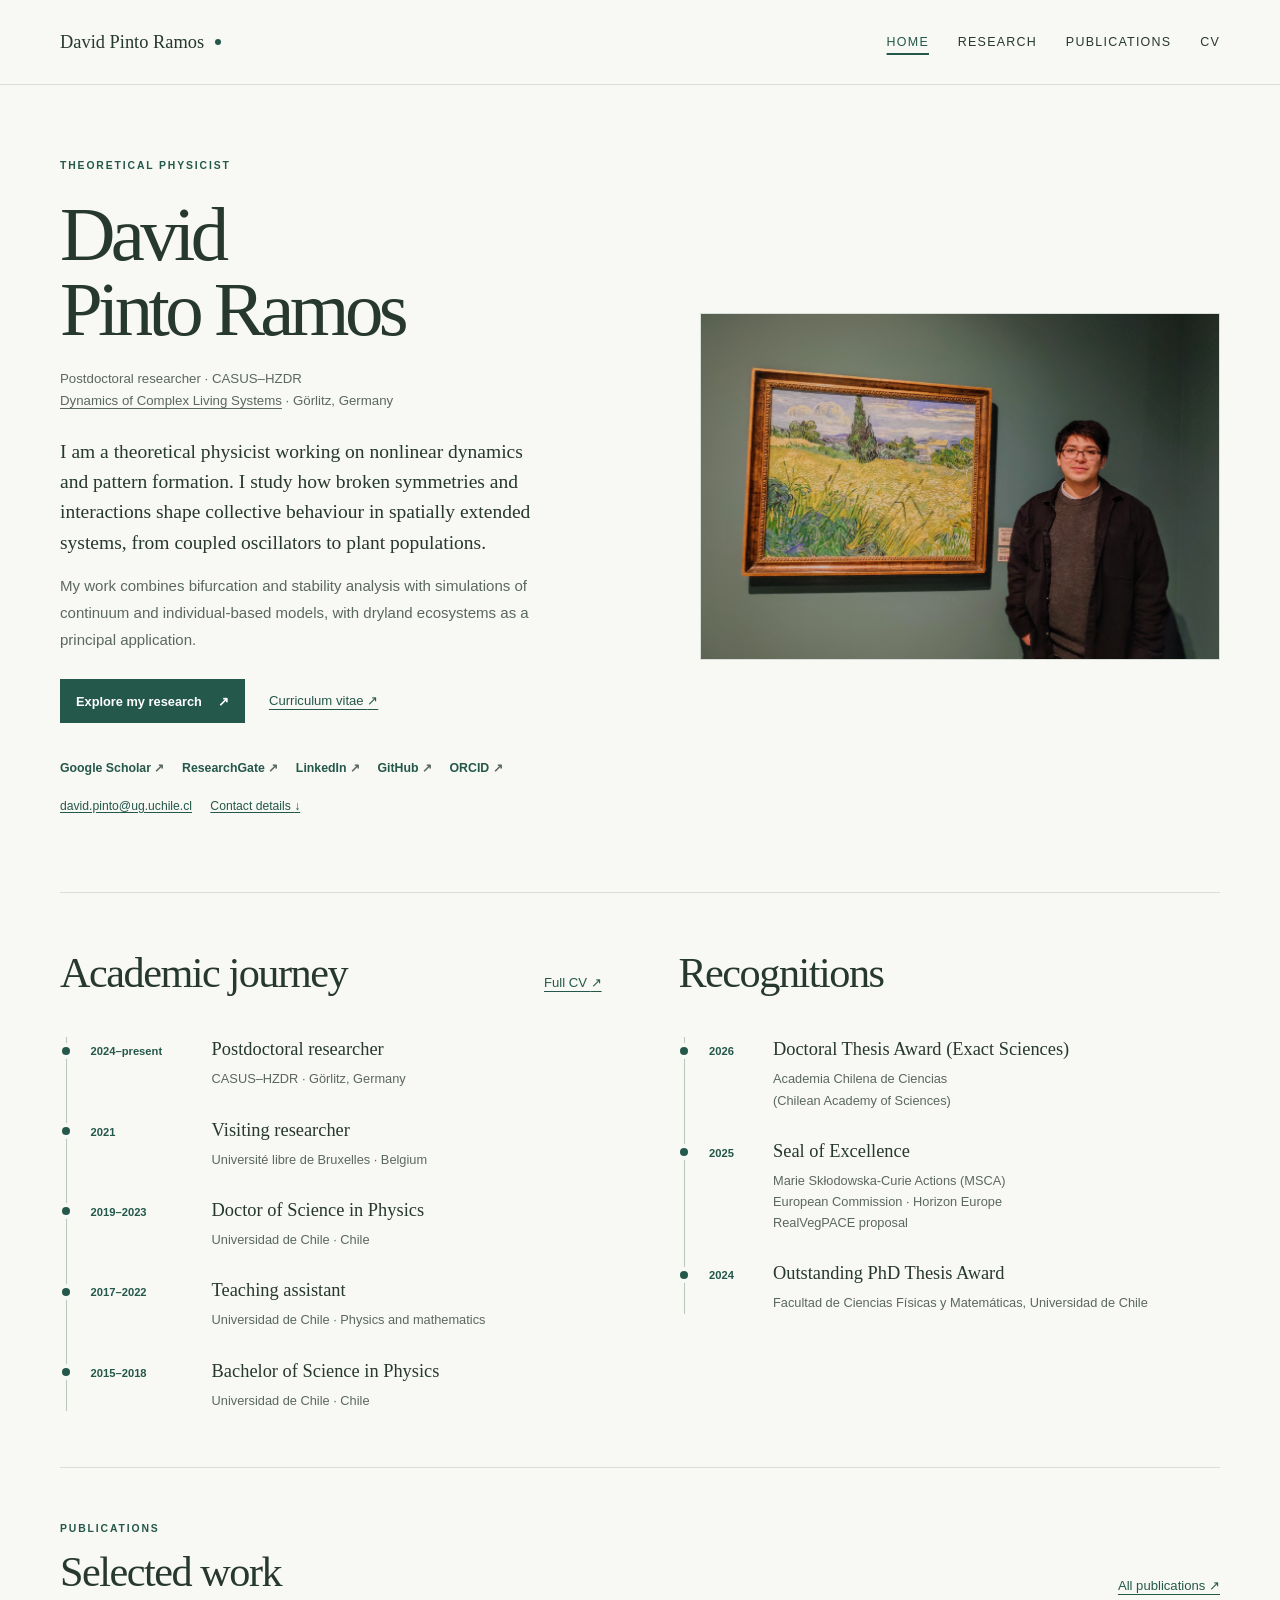
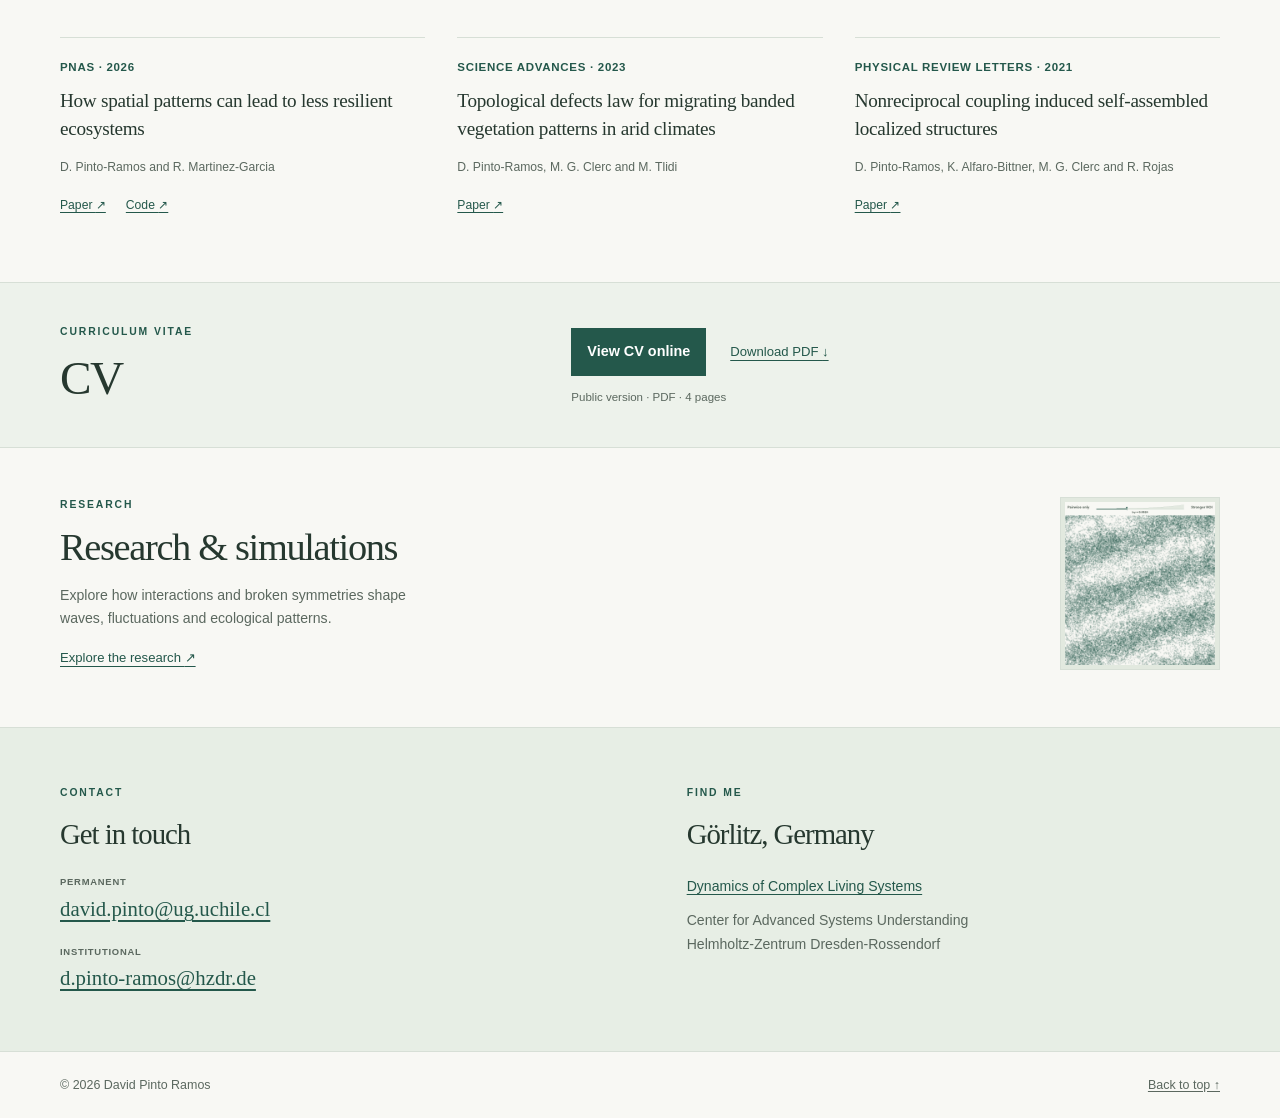
<file: index.html>
<!doctype html>
<html lang="en"><head><meta charset="utf-8"><meta name="viewport" content="width=device-width, initial-scale=1"><meta name="theme-color" content="#24584b"><title>David Pinto Ramos | Theoretical physicist</title><link rel="stylesheet" href="styles.css"><link rel="stylesheet" href="editorial.css?v=9"><link rel="stylesheet" href="visitor-map.css?v=3"><link rel="stylesheet" href="profile.css?v=20261124-2">
<meta name="description" content="David Pinto Ramos is a theoretical physicist working on nonlinear dynamics and pattern formation. Biography, publications, CV and interactive research.">
<link rel="canonical" href="https://dpintoramos.github.io/">
<meta property="og:type" content="website">
<meta property="og:url" content="https://dpintoramos.github.io/">
<meta property="og:site_name" content="David Pinto Ramos">
<meta property="og:title" content="David Pinto Ramos | Theoretical physicist">
<meta property="og:description" content="David Pinto Ramos is a theoretical physicist working on nonlinear dynamics and pattern formation. Biography, publications, CV and interactive research.">
<meta property="og:image" content="https://dpintoramos.github.io/assets/portrait/david-pinto-ramos-museum.jpg">
<meta property="og:image:alt" content="David Pinto Ramos standing beside a painting in a museum">
<meta name="twitter:card" content="summary">
<meta name="twitter:title" content="David Pinto Ramos | Theoretical physicist">
<meta name="twitter:description" content="David Pinto Ramos is a theoretical physicist working on nonlinear dynamics and pattern formation. Biography, publications, CV and interactive research.">
<script type="application/ld+json">
{
  "@context": "https://schema.org",
  "@type": "ProfilePage",
  "@id": "https://dpintoramos.github.io/#profile",
  "url": "https://dpintoramos.github.io/",
  "name": "David Pinto Ramos | Theoretical physicist",
  "description": "Research, interactive simulations and code on nonlinear dynamics, pattern formation and complex systems.",
  "inLanguage": "en",
  "mainEntity": {
    "@type": "Person",
    "@id": "https://dpintoramos.github.io/#person",
    "name": "David Pinto Ramos",
    "alternateName": "David Pinto-Ramos",
    "url": "https://dpintoramos.github.io/",
    "jobTitle": "Postdoctoral researcher",
    "description": "Theoretical physicist working on nonlinear dynamics, pattern formation and complex systems.",
    "affiliation": {
      "@type": "Organization",
      "name": "Dynamics of Complex Living Systems, CASUS-HZDR",
      "url": "https://www.casus.science/dynamics-of-complex-living-systems/"
    },
    "sameAs": [
      "https://scholar.google.com/citations?user=i-g7DuUAAAAJ",
      "https://www.researchgate.net/profile/D-Pinto-Ramos",
      "https://www.linkedin.com/in/david-pinto-ramos-b915aa148",
      "https://github.com/DPintoRamos",
      "https://orcid.org/0000-0002-6558-8891"
    ],
    "image": "https://dpintoramos.github.io/assets/portrait/david-pinto-ramos-museum.jpg"
  }
}
</script>
<script defer src="legacy-links.js?v=1"></script>
<script defer src="visitor-map.js?v=4"></script>
</head>
<body><a class="skip-link" href="#main">Skip to content</a>
    <header class="site-header" id="top"><div class="container header-inner"><a class="wordmark" href="index.html">David Pinto Ramos<span class="brand-dot" aria-hidden="true"></span></a><nav aria-label="Main navigation"><a href="index.html" aria-current="page">Home</a><a href="research.html">Research</a><a href="publications.html">Publications</a><a href="cv.html">CV</a></nav></div></header><main id="main">
<section class="container home-hero" aria-labelledby="name">
  <div class="home-identity"><p class="eyebrow">Theoretical physicist</p><h1 id="name">David<br>Pinto Ramos</h1><p class="home-position">Postdoctoral researcher · CASUS–HZDR<br><a href="https://www.casus.science/dynamics-of-complex-living-systems/">Dynamics of Complex Living Systems</a> · Görlitz, Germany</p><div class="home-biography"><p>I am a theoretical physicist working on nonlinear dynamics and pattern formation. I study how broken symmetries and interactions shape collective behaviour in spatially extended systems, from coupled oscillators to plant populations.</p><p>My work combines bifurcation and stability analysis with simulations of continuum and individual-based models, with dryland ecosystems as a principal application.</p></div><div class="hero-actions"><a class="button" href="research.html">Explore my research <span aria-hidden="true">↗</span></a><a class="text-link" href="cv.html">Curriculum vitae <span aria-hidden="true">↗</span></a></div><ul class="profiles" aria-label="Academic and professional profiles">
          <li><a href="https://scholar.google.com/citations?user=i-g7DuUAAAAJ">Google Scholar <span aria-hidden="true">↗</span></a></li>
          <li><a href="https://www.researchgate.net/profile/D-Pinto-Ramos">ResearchGate <span aria-hidden="true">↗</span></a></li>
          <li><a href="https://www.linkedin.com/in/david-pinto-ramos-b915aa148">LinkedIn <span aria-hidden="true">↗</span></a></li>
          <li><a href="https://github.com/DPintoRamos">GitHub <span aria-hidden="true">↗</span></a></li>
          <li><a href="https://orcid.org/0000-0002-6558-8891">ORCID <span aria-hidden="true">↗</span></a></li>
        </ul><div class="pilot-quick-contact"><a href="mailto:david.pinto@ug.uchile.cl">david.pinto@ug.uchile.cl</a><a href="#contact">Contact details <span aria-hidden="true">↓</span></a></div></div>
  <figure class="portrait-slot"><div class="portrait-photo"><img src="assets/portrait/david-pinto-ramos-museum.jpg?v=original-4192" width="4192" height="3137" alt="David Pinto Ramos standing beside a painting in a museum" decoding="async" fetchpriority="high"></div></figure>
</section>
<div class="container section career-section">
  <div class="career-columns">
    <section aria-labelledby="career-title">
      <div class="home-section-heading">
        <h2 id="career-title">Academic journey</h2>
        <a class="text-link" href="cv.html">Full CV <span aria-hidden="true">↗</span></a>
      </div>
      <ol class="career-timeline" role="list">
        <li><span class="timeline-date">2024–present</span><div><h3>Postdoctoral researcher</h3><p>CASUS–HZDR · Görlitz, Germany</p></div></li>
        <li><time class="timeline-date" datetime="2021">2021</time><div><h3>Visiting researcher</h3><p>Université libre de Bruxelles · Belgium</p></div></li>
        <li><span class="timeline-date">2019–2023</span><div><h3>Doctor of Science in Physics</h3><p>Universidad de Chile · Chile</p></div></li>
        <li><span class="timeline-date">2017–2022</span><div><h3>Teaching assistant</h3><p>Universidad de Chile · Physics and mathematics</p></div></li>
        <li><span class="timeline-date">2015–2018</span><div><h3>Bachelor of Science in Physics</h3><p>Universidad de Chile · Chile</p></div></li>
      </ol>
    </section>
    <section aria-labelledby="recognition">
      <div class="home-section-heading"><h2 id="recognition">Recognitions</h2></div>
      <ol class="career-timeline recognition-timeline" role="list">
        <li>
          <time class="timeline-date" datetime="2026">2026</time>
          <div>
            <h3>Doctoral Thesis Award (Exact Sciences)</h3>
            <p><span lang="es">Academia Chilena de Ciencias</span><br>(Chilean Academy of Sciences)</p>
          </div>
        </li>
        <li>
          <time class="timeline-date" datetime="2025">2025</time>
          <div>
            <h3>Seal of Excellence</h3>
            <p>Marie Skłodowska-Curie Actions (MSCA)</p>
            <p>European Commission · Horizon Europe</p>
            <p>RealVegPACE proposal</p>
          </div>
        </li>
        <li>
          <time class="timeline-date" datetime="2024">2024</time>
          <div><h3>Outstanding PhD Thesis Award</h3><p lang="es">Facultad de Ciencias Físicas y Matemáticas, Universidad de Chile</p></div>
        </li>
      </ol>
    </section>
  </div>
</div>
<section class="container section selected-section" aria-labelledby="selected-title"><div class="home-section-heading"><div><p class="eyebrow">Publications</p><h2 id="selected-title">Selected work</h2></div><a class="text-link" href="publications.html">All publications <span aria-hidden="true">↗</span></a></div><div class="selected-list"><article class="selected-paper"><p class="entry-meta">PNAS · 2026</p><h3><a href="https://doi.org/10.1073/pnas.2511994123">How spatial patterns can lead to less resilient ecosystems</a></h3><p class="selected-authors">D. Pinto-Ramos and R. Martinez-Garcia</p><div class="publication-links"><a href="https://doi.org/10.1073/pnas.2511994123">Paper <span aria-hidden="true">↗</span></a><a href="https://doi.org/10.14278/rodare.3744">Code <span aria-hidden="true">↗</span></a></div></article><article class="selected-paper"><p class="entry-meta">Science Advances · 2023</p><h3><a href="https://doi.org/10.1126/sciadv.adf6620">Topological defects law for migrating banded vegetation patterns in arid climates</a></h3><p class="selected-authors">D. Pinto-Ramos, M. G. Clerc and M. Tlidi</p><div class="publication-links"><a href="https://doi.org/10.1126/sciadv.adf6620">Paper <span aria-hidden="true">↗</span></a></div></article><article class="selected-paper"><p class="entry-meta">Physical Review Letters · 2021</p><h3><a href="https://doi.org/10.1103/PhysRevLett.126.194102">Nonreciprocal coupling induced self-assembled localized structures</a></h3><p class="selected-authors">D. Pinto-Ramos, K. Alfaro-Bittner, M. G. Clerc and R. Rojas</p><div class="publication-links"><a href="https://doi.org/10.1103/PhysRevLett.126.194102">Paper <span aria-hidden="true">↗</span></a></div></article></div></section>
<section class="cv-section" id="cv" aria-labelledby="cv-title"><div class="container cv-inner"><div><p class="eyebrow">Curriculum vitae</p><h2 id="cv-title">CV</h2></div><div class="cv-download"><div class="cv-actions"><a class="button" href="cv.html">View CV online</a><a class="text-link" href="assets/cv/David-Pinto-Ramos-CV.pdf?v=public-20261124-4" download>Download PDF <span aria-hidden="true">↓</span></a></div><p class="cv-file-meta">Public version · PDF · 4 pages</p></div></div></section>
<section class="container research-entry" aria-labelledby="research-entry-title"><div><p class="eyebrow">Research</p><h2 id="research-entry-title">Research &amp; simulations</h2><p class="research-entry-copy">Explore how interactions and broken symmetries shape waves, fluctuations and ecological patterns.</p><a class="text-link" href="research.html">Explore the research <span aria-hidden="true">↗</span></a></div><a href="research.html" class="research-still" aria-label="Explore the research and simulations"><img src="assets/simulations/hoi-fullbleed-poster.png" width="720" height="784" alt="Still from the existing higher-order competition simulation" loading="lazy"></a></section>
    <!-- CONTACT: both email addresses are also visible in the introduction. -->
    <section class="contact-section" id="contact" aria-labelledby="contact-title">
      <div class="container contact-inner">
        <div class="contact-column contact-primary">
          <p class="eyebrow">Contact</p><h2 id="contact-title">Get in touch</h2>
          <div class="contact-emails">
            <div class="contact-item"><span class="email-label">Permanent</span><a class="contact-email" href="mailto:david.pinto@ug.uchile.cl">david.pinto@ug.uchile.cl</a></div>
            <div class="contact-item"><span class="email-label">Institutional</span><a class="contact-email" href="mailto:d.pinto-ramos@hzdr.de">d.pinto-ramos@hzdr.de</a></div>
          </div>
        </div>
        <div class="contact-column contact-details">
          <p class="eyebrow">Find me</p>
          <h3 class="contact-heading">Görlitz, Germany</h3>
          <address><a href="https://www.casus.science/dynamics-of-complex-living-systems/">Dynamics of Complex Living Systems</a><span>Center for Advanced Systems Understanding</span><span>Helmholtz-Zentrum Dresden-Rossendorf</span></address>
        </div>
        <section class="contact-column visitor-map" id="visitors" hidden aria-labelledby="visitors-title">
          <p class="eyebrow">Visitors</p>
          <h3 class="contact-heading" id="visitors-title">Thanks for visiting</h3>
          <div class="visitor-map-figure" id="visitor-map-mount"></div>
          <div class="visitor-map-copy">
            <a class="visitor-map-source" href="https://mapmyvisitors.com/web/1c8wo" target="_blank" rel="noopener">Visitors around the world · MapMyVisitors <span aria-hidden="true">↗</span></a>
          </div>
        </section>
      </div>
    </section>
</main><footer class="container site-footer"><span>© 2026 David Pinto Ramos</span><a href="#top">Back to top ↑</a></footer></body></html>
</file>
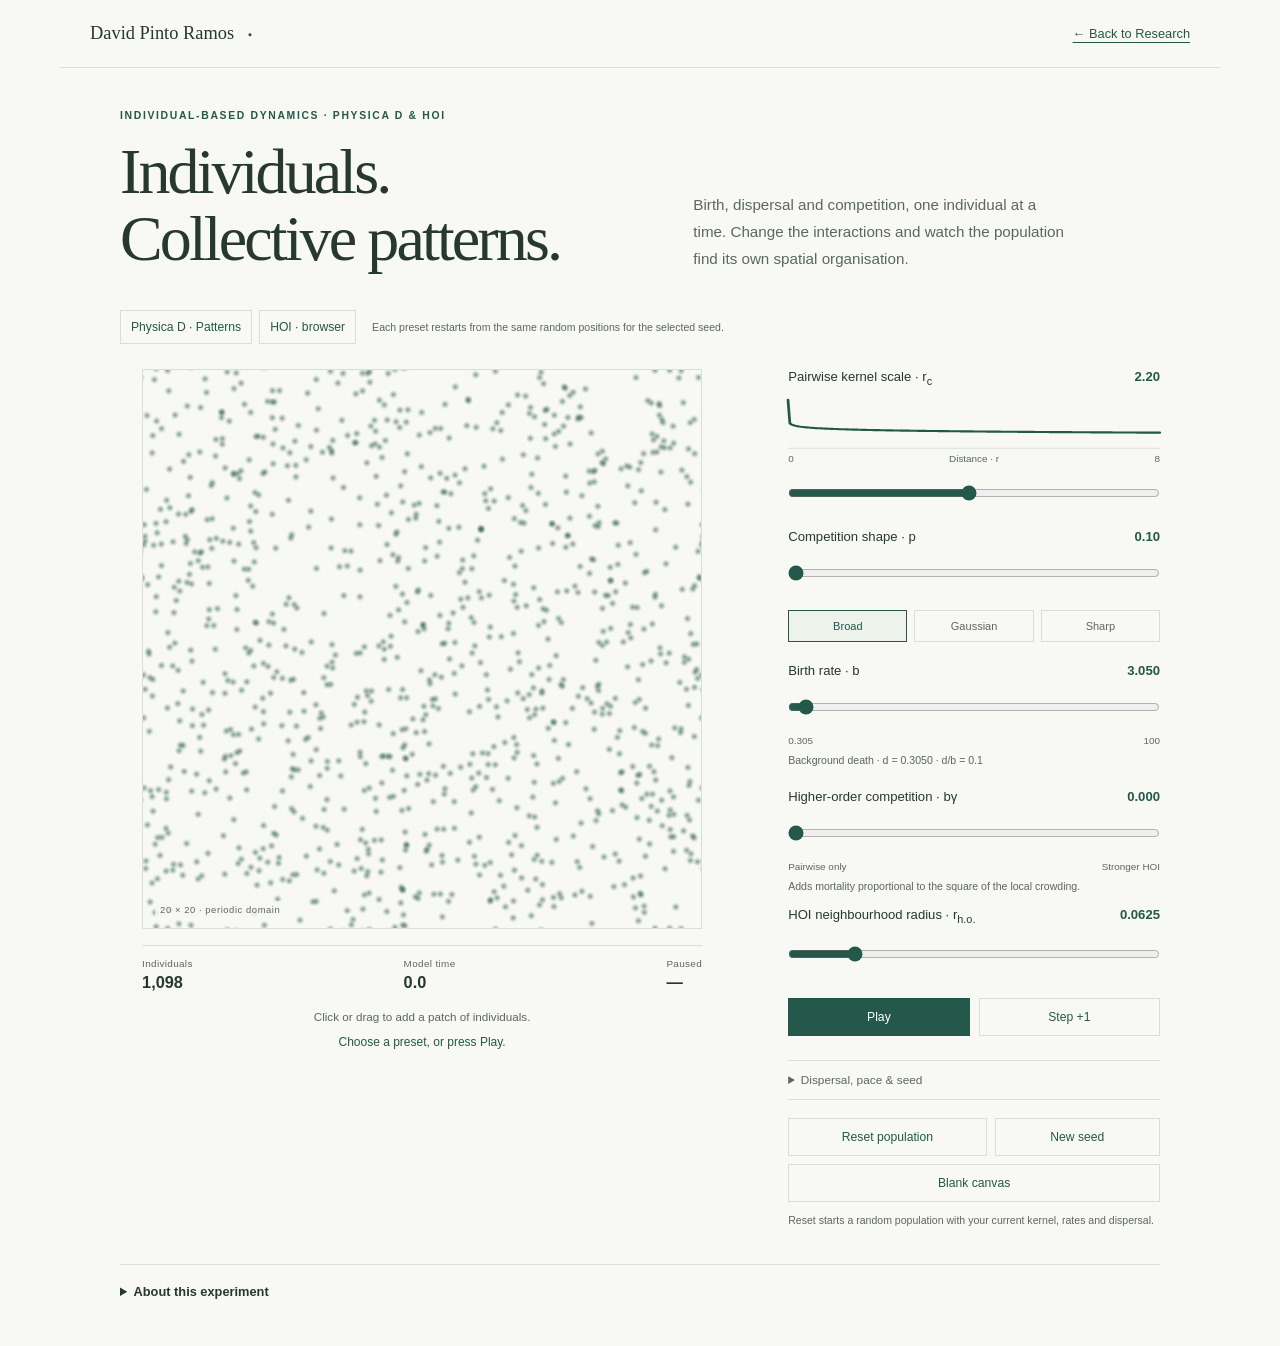
<file: ibm/index.html>
<!doctype html>
<html lang="en"><head>
  <meta charset="utf-8"><meta name="viewport" content="width=device-width,initial-scale=1">
  <meta name="theme-color" content="#24584b">
  <title>Individuals &amp; patterns | David Pinto Ramos</title>
  <script>document.documentElement.classList.toggle('embedded',new URLSearchParams(location.search).has('embedded'));</script>
  <link rel="stylesheet" href="ibm.css?v=3"><script defer src="app.js?v=5"></script>
</head><body>
  <header class="masthead"><a class="wordmark" href="../index.html">David Pinto Ramos <span aria-hidden="true">●</span></a><a href="../research.html#physica-d">← Back to Research</a></header>
  <main class="ibm-shell">
    <div class="page-heading"><p class="eyebrow">Individual-based dynamics · Physica D &amp; HOI</p><h1>Individuals.<br>Collective patterns.</h1><p>Birth, dispersal and competition, one individual at a time. Change the interactions and watch the population find its own spatial organisation.</p></div>
    <div class="embed-heading"><p class="eyebrow">Try the model</p><h2>Your turn.</h2><a href="./index.html" target="_blank" rel="noopener">Open a larger view ↗</a></div>
    <div class="parameter-presets">
      <div class="preset-buttons" role="group" aria-label="Parameter presets" aria-describedby="preset-hint">
        <button class="button" type="button" data-preset="physica-d" aria-pressed="false" disabled>Physica D · Patterns</button>
        <button class="button" type="button" data-preset="hoi-browser" aria-pressed="false" disabled>HOI · browser</button>
      </div>
      <p class="control-hint" id="preset-hint">Each preset restarts from the same random positions for the selected seed.</p>
    </div>
    <section class="experiment" aria-label="Interactive individual-based model">
      <div class="field-column">
        <div class="field-wrap"><canvas id="population" width="800" height="800" tabindex="0" role="img" aria-label="Individuals on a periodic square. Click or drag to add individuals. Arrow keys move a cursor; Enter adds a patch."></canvas><span class="field-label">20 × 20 · periodic domain</span></div>
        <div class="readouts" aria-label="Simulation readouts"><span><small>Individuals</small><strong id="population-count">—</strong></span><span><small>Model time</small><strong id="model-time">0.0</strong></span><span><small id="pace-label">Paused</small><strong id="measured-pace">—</strong></span></div>
        <p class="field-instruction">Click or drag to add a patch of individuals.</p>
        <p id="status" class="status" role="status">Loading the model…</p>
      </div>
      <div class="controls">
        <div class="control-group kernel-control">
          <div class="control-title"><label for="competition-radius">Pairwise kernel scale · r<sub>c</sub></label><output id="competition-radius-value" for="competition-radius">2.20</output></div>
          <svg class="kernel-chart" viewBox="0 0 300 60" preserveAspectRatio="none" role="img" aria-label="Competition kernel scaled to its peak, over distances 0 to 8"><path class="kernel-baseline" d="M0 55H300"></path><path id="kernel-curve"></path></svg>
          <div class="range-ends kernel-axis" aria-hidden="true"><span>0</span><span>Distance · r</span><span>8</span></div>
          <input id="competition-radius" type="range" min="0.5" max="4" step="0.01" value="2.2">
          <div class="kernel-exponent">
            <div class="control-title"><label for="exponent">Competition shape · p</label><output id="exponent-value" for="exponent">0.10</output></div>
            <input id="exponent" type="range" min="-2.302585093" max="4.852030264" step="any" value="-2.302585093" aria-valuetext="p equals 0.10">
            <div class="kernel-presets" role="group" aria-label="Competition shape presets"><button type="button" data-exponent="0.1" aria-pressed="true">Broad</button><button type="button" data-exponent="2" aria-pressed="false">Gaussian</button><button type="button" data-exponent="16" aria-pressed="false">Sharp</button></div>
          </div>
        </div>
        <div class="control-group"><div class="control-title"><label for="birth-rate">Birth rate · b</label><output id="birth-rate-value" for="birth-rate">3.050</output></div><input id="birth-rate" type="range" min="0.305" max="100" step="0.005" value="3.05" aria-describedby="death-rate-note"><div class="range-ends"><span>0.305</span><span>100</span></div><p class="control-hint" id="death-rate-note">Background death · d = <output id="death-rate-value" for="birth-rate">0.3050</output> · d/b = 0.1</p></div>
        <div class="control-group">
          <div class="control-title"><label for="hoi-strength">Higher-order competition · bγ</label><output id="hoi-strength-value" for="hoi-strength">0.000</output></div>
          <input id="hoi-strength" type="range" min="0" max="0.08" step="0.001" value="0" aria-describedby="hoi-hint">
          <div class="range-ends"><span>Pairwise only</span><span>Stronger HOI</span></div>
          <p class="control-hint" id="hoi-hint">Adds mortality proportional to the square of the local crowding.</p>
          <div class="control-title hoi-radius-title"><label for="hoi-radius">HOI neighbourhood radius · r<sub>h.o.</sub></label><output id="hoi-radius-value" for="hoi-radius">0.0625</output></div>
          <input id="hoi-radius" type="range" min="0.025" max="0.25" step="0.0025" value="0.0625">
        </div>
        <div class="primary-actions"><button id="play" class="button primary" type="button" disabled>Play</button><button id="step" class="button" type="button" disabled>Step +1</button></div>
        <details class="advanced-controls"><summary>Dispersal, pace &amp; seed</summary>
        <div class="control-group"><div class="control-title"><label for="dispersal">Offspring dispersal · s</label><output id="dispersal-value" for="dispersal">0.15</output></div><input id="dispersal" type="range" min="0" max="1.25" step="0.01" value="0.15"><p class="control-hint">How far a newborn travels from its parent.</p></div>
        <div class="control-group"><div class="control-title"><label for="speed">Simulation pace</label><output id="speed-value" for="speed">20×</output></div><input id="speed" type="range" min="1" max="80" step="1" value="20"><p class="control-hint">Requested model time per second. Slower devices advance at their own pace.</p></div>
        <div class="seed-row"><label for="seed">Random seed</label><input id="seed" type="number" min="0" max="4294967295" step="1" value="20261102"></div>
        </details>
        <div class="secondary-actions"><button id="reset" class="button" type="button" disabled>Reset population</button><button id="new-seed" class="button" type="button" disabled>New seed</button><button id="clear" class="button clear-button" type="button" disabled>Blank canvas</button></div>
        <p class="control-hint reset-note">Reset starts a random population with your current kernel, rates and dispersal.</p>
      </div>
    </section>
    <details class="model-notes"><summary>About this experiment</summary><div>
      <p>Each individual gives birth at the selected rate <i>b</i> (initially 3.05). A newborn is placed at a Gaussian displacement with standard deviation <i>s</i> in each direction. The background death rate is <i>d</i> = 0.1<i>b</i>. Pairwise competition adds the kernel contributions of the other individuals to this rate.</p>
      <p class="equation">K<sub>p</sub>(r) = exp[−(r / r<sub>c</sub>)<sup>p</sup>] / Z<sub>p</sub></p>
      <p>The scale r<sub>c</sub> sets the distance at which the kernel falls to 1/e of its peak. The profile is super-Gaussian at <i>p</i> &gt; 2 and approaches a disk as <i>p</i> increases. The kernel integrates to one over the periodic domain and uses shortest periodic distances. The plot shows its shape relative to its peak.</p>
      <p>Higher-order competition adds a local death rate to the pairwise contribution.</p>
      <p class="equation">d<sub>HOI,i</sub> = γ [m<sub>i</sub> / (π r<sub>h.o.</sub><sup>2</sup>)]<sup>2</sup></p>
      <p>Here m<sub>i</sub> counts other individuals within r<sub>h.o.</sub> of individual <i>i</i> across the periodic domain. Each neighbour can contribute to both factors of the square. The slider sets <i>b</i>γ, so at a fixed slider value γ varies inversely with <i>b</i>. At zero, only pairwise competition contributes.</p>
      <p><strong>Physica D · Patterns</strong> uses r<sub>c</sub> = 2.2, <i>s</i> = 0.15 and <i>b</i> = 3.05 from the article’s ordered cluster example, with HOI off. Both presets approximate the published disk-shaped pairwise kernel with the same steep super-Gaussian, <i>p</i> = 128.</p>
      <p><strong>HOI · browser</strong> uses the study’s r<sub>c</sub> = 1.25, r<sub>h.o.</sub> = 0.0625 and <i>s</i> = 0.05, with <i>b</i> = 50 and <i>b</i>γ = 0.025 for exploration at lower population. Figure 1 of the preprint uses <i>b</i> = 1920. The pattern regimes at the browser settings need separate validation.</p>
      <p>Reset starts with 1,098 random individuals at your selected rates. At zero HOI, increasing <i>b</i> raises the homogeneous population scale, 400(<i>b</i> − <i>d</i>). Larger populations can advance more slowly.</p>
      <p><a href="https://doi.org/10.1016/j.physd.2025.134703" target="_blank" rel="noopener">Surendran, Pinto-Ramos, Menezes &amp; Martinez-Garcia · Physica D (2025) ↗</a></p>
      <p><a href="https://arxiv.org/abs/2609.29725" target="_blank" rel="noopener">Pinto-Ramos, Surendran &amp; Martinez-Garcia · Higher-order competition ↗</a></p>
    </div></details>
  </main>
</body></html>
</file>
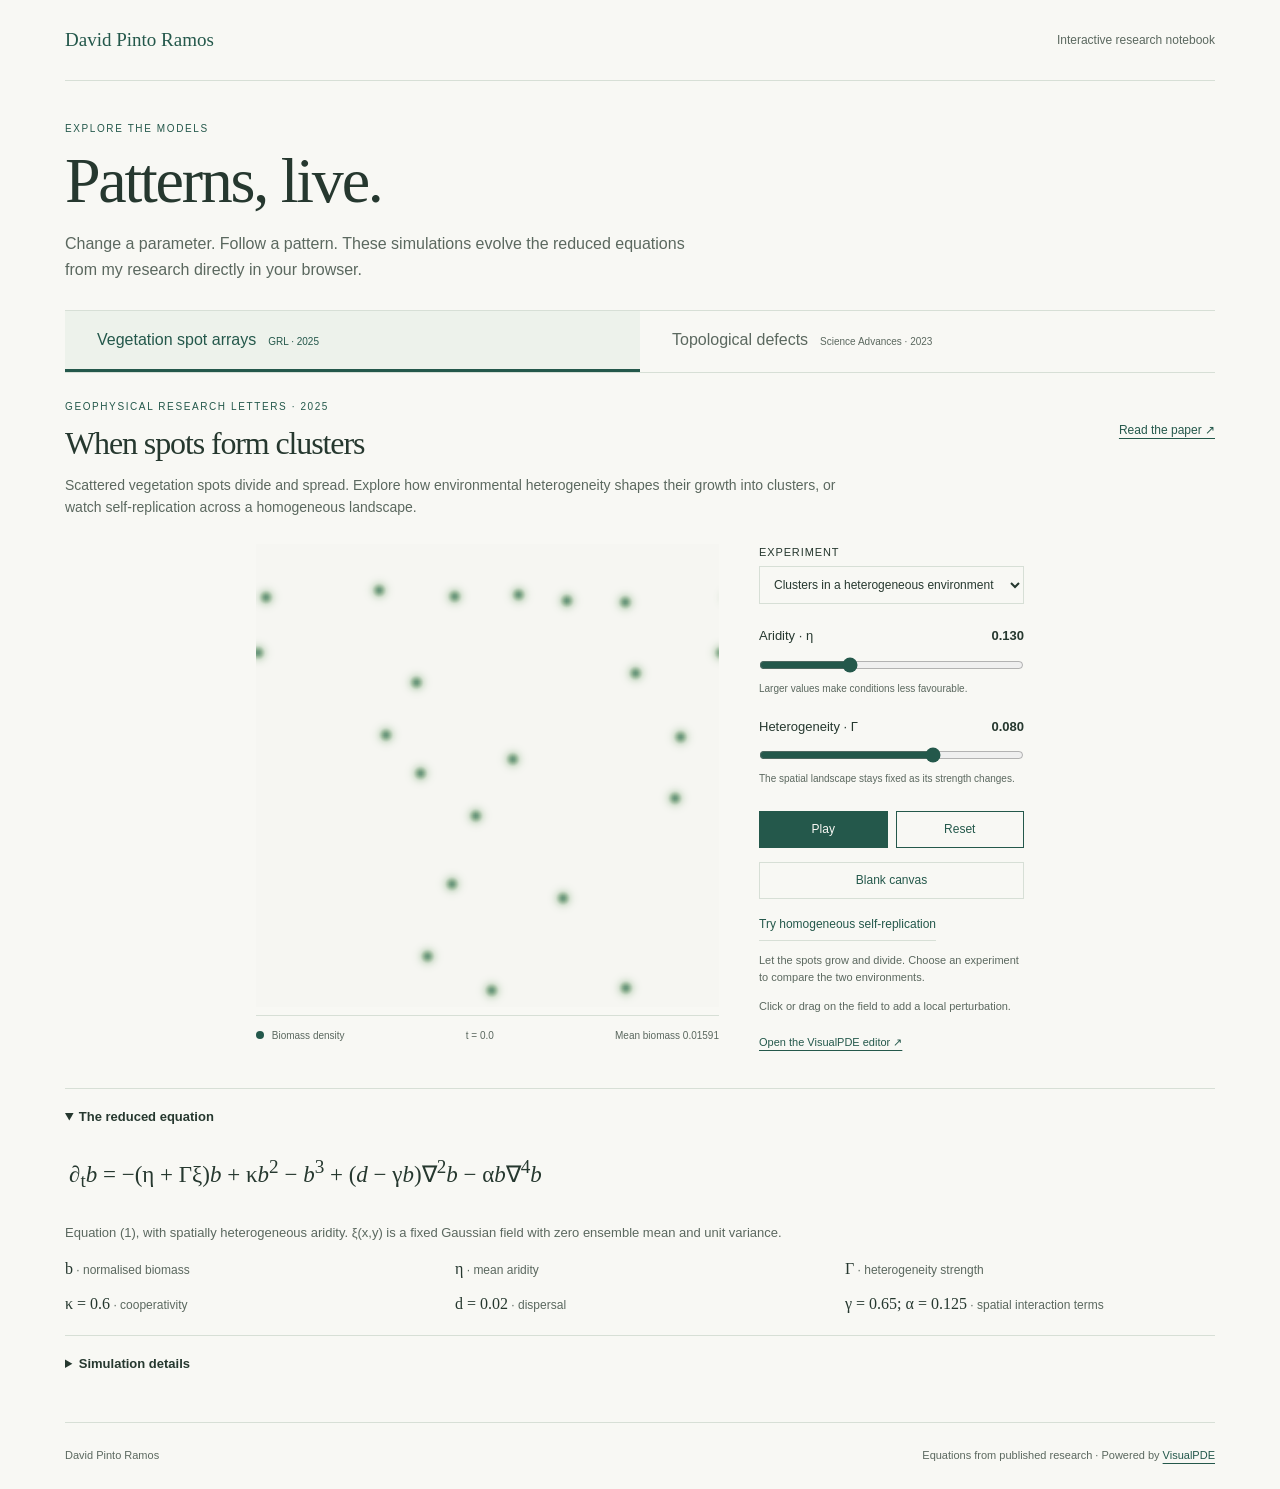
<file: lab/index.html>
<!doctype html>
<html lang="en">
<head>
  <meta charset="utf-8"><meta name="viewport" content="width=device-width, initial-scale=1">
  <meta name="theme-color" content="#24584b">
  <title>Patterns, live — David Pinto Ramos</title>
  <script>if(new URLSearchParams(location.search).get('embedded')==='1')document.documentElement.classList.add('embedded');</script>
  <link rel="stylesheet" href="lab.css">
</head>
<body>
  <header class="shell header"><a href="../index.html">David Pinto Ramos</a><span>Interactive research notebook</span></header>
  <main class="shell">
    <section class="intro"><p class="eyebrow">Explore the models</p><h1>Patterns, live.</h1><p>Change a parameter. Follow a pattern. These simulations evolve the reduced equations from my research directly in your browser.</p></section>
    <div class="tabs" role="tablist" aria-label="Research model">
      <button id="tab-grl" role="tab" aria-selected="true" aria-controls="workspace" data-model="grl"><span>Vegetation spot arrays</span><small>GRL · 2025</small></button>
      <button id="tab-science" role="tab" aria-selected="false" aria-controls="workspace" data-model="science"><span>Topological defects</span><small>Science Advances · 2023</small></button>
    </div>
    <section id="workspace" role="tabpanel" aria-labelledby="tab-grl">
      <div class="workspace-head"><div><p id="model-kicker" class="eyebrow"></p><h2 id="model-title"></h2></div><a id="paper-link" target="_blank" rel="noopener">Read the paper ↗</a></div>
      <p id="model-description" class="description"></p>
      <div class="experiment">
        <div class="field-column">
          <div id="simulation-shell"><iframe id="simulation" title="Interactive vegetation simulation" allow="fullscreen" loading="eager"></iframe><p id="loading" role="status">Preparing the model…</p></div>
          <div class="field-footer"><span><i></i> Biomass density</span><span id="clock">t = 0</span><span id="mean">Mean biomass —</span></div>
        </div>
        <aside aria-label="Simulation controls">
          <label class="select-label" for="regime">Experiment</label><select id="regime"></select>
          <div id="controls"></div>
          <div class="actions"><button id="play" class="primary">Play</button><button id="reset">Reset</button></div>
          <button id="blank" class="blank-button" aria-pressed="false">Blank canvas</button>
          <button id="suggestion" class="suggestion"></button>
          <p id="try-note" class="hint"></p>
          <p class="hint">Click or drag on the field to add a local perturbation.</p>
          <a id="editor-link" target="_blank" rel="noopener">Open the VisualPDE editor ↗</a>
        </aside>
      </div>
      <details open class="equations"><summary>The reduced equation</summary><div id="equation" class="equation"></div><p id="equation-note"></p><div id="parameter-notes"></div></details>
      <details class="methods"><summary>Simulation details</summary><div id="methods"></div><p><a id="preset-link" download>Download simulation settings (JSON)</a> · <a id="provenance-link">Sources and methods (JSON)</a> · <a href="visualpde/LICENSE.md">Software licences</a></p></details>
    </section>
    <footer>David Pinto Ramos <span>Equations from published research · Powered by <a href="https://visualpde.com">VisualPDE</a></span></footer>
  </main>
  <div id="file-help" hidden>This laboratory needs an HTTP server. See the <a href="../README.md">local preview instructions</a>, then open the page through that server.</div>
  <script>if(location.protocol==='file:')document.getElementById('file-help').hidden=false;</script>
  <script type="module" src="lab.js?v=3"></script>
</body>
</html>
</file>
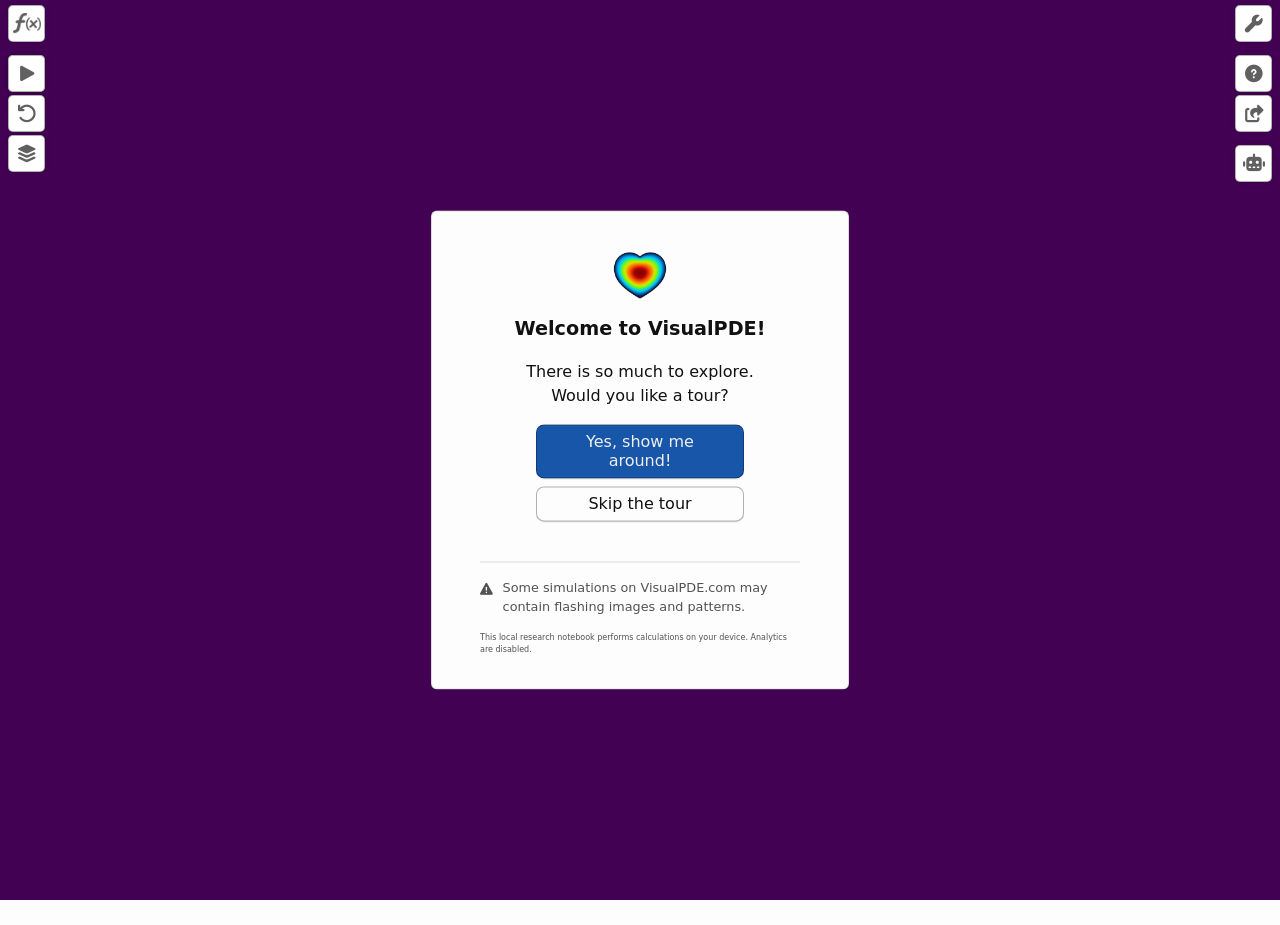
<file: lab/visualpde/sim/index.html>
<!DOCTYPE html>
<html lang="en">

<head>
  <link rel="manifest" href="../assets/favicons/site.webmanifest" />
  <title>Simulation | VisualPDE</title>
  <meta charset="utf-8" />
  <meta http-equiv="Cache-control" content="public" />
  <meta name="viewport" content="width=device-width, user-scalable=no, minimum-scale=1.0, maximum-scale=1.0" />
  <meta name="theme-color" media="(prefers-color-scheme: dark)" content="#202124" />
  <meta name="twitter:card" content="summary" />
  <meta name="twitter:site:id" content="@visualpde" />
  <meta name="twitter:title" content="Interactive simulation | VisualPDE" />
  <meta name="twitter:description"
    content="An interactive simulation of a partial differential equation, live in your browser with VisualPDE." />
  <meta name="twitter:image" content="https://visualpde.com/assets/favicons/twitter-icon.webp" />
  <meta name="description"
    content="An interactive simulation of a partial differential equation, live in your browser with VisualPDE." />
  <meta property="og:type" content="website" />
  <meta property="og:title" content="Interactive simulation | VisualPDE" />
  <meta property="og:description"
    content="An interactive simulation of a partial differential equation, live in your browser with VisualPDE." />
  <meta property="og:image" content="https://visualpde.com/assets/favicons/android-chrome-1200x630.webp" />
  <meta property="og:url" content="https://visualpde.com" />
  <meta property="og:site_name" content="VisualPDE" />
  <link rel="stylesheet" href="../assets/main.css">
  <link type="text/css" rel="stylesheet" href="../assets/css/shepherd.css" />
  <link type="text/css" rel="stylesheet" href="../assets/css/custom.css" />
  <link type="text/css" rel="stylesheet" href="./css/main.css" />
        <script type="text/javascript">
    var badLink = false;
    var simURL = window.location.href;
    var expandingOptionsInProgress = false;
    var linkParsed = false;
    let searchParams = new URLSearchParams(window.location.search);
    if (searchParams.has("mini")) {
      // Define a handler for the full link.
      function handleMiniOpts(long, store) {
        if (store) {
          // Add to browser storage for quick lookup next time.
          let short = searchParams.get("mini");
          localStorage.setItem("short:" + short, long);
          localStorage.setItem("long:" + long, short);
        }
        // Get the current URL, remove the 'mini' from the query string, and put the full options in the hash.
        let currentURL = new URL(window.location.href);
        currentURL.searchParams.delete("mini");
        currentURL.hash = "options=" + long;
        // Set a variable to record the new URL, which may not be reflected in window.location.href until the page is reloaded.
        simURL = currentURL.toString();
        window.history.pushState(null, "", simURL);
        // Record that the link has been parsed.
        linkParsed = true;
      }
      // Check localStorage for the full link.
      let fullOpts = localStorage.getItem(
        "short:" + searchParams.get("mini"),
      );
      if (fullOpts) {
        handleMiniOpts(fullOpts, false);
      } else {
        // If we didn't find it, start the lookup via the endpoints (local and AWS).
        expandingOptionsInProgress = true;
      }
    }
  </script>
  <script async type="text/javascript">
    // If the search string specifies a minified link, query the endpoint for the full link.
    if (searchParams.has("mini")) {
      if (!linkParsed) {
        // Try the local static endpoint.
        fetch(
          window.location.origin + "/m/" + searchParams.get("mini") + ".txt",
        )
          .then((response) => {
            if (response.ok) {
              return response.text();
            }
            throw new Error("No response to fetch");
          })
          .then((data) => {
            if (data)
              if (typeof data === "string") {
                handleMiniOpts(data, true);
              }
          })
          .catch(() => {
            // Fetch the full link from the endpoint.
            const endpoint =
              "https://link-shortener.8dsf27772t.workers.dev?shortKey=";
            fetch(endpoint + searchParams.get("mini"), {
              signal: AbortSignal.timeout(5000),
            })
              .then((response) => {
                if (response.ok) {
                  return response.json();
                }
                if (response.status === 404) {
                  // The link is bad.
                  badLink = true;
                  linkParsed = true;
                }
              })
              .then((data) => {
                if (data) {
                  const url = data["originalURL"];
                  if (typeof url === "string") {
                    handleMiniOpts(url, true);
                  } else {
                    // We've tried everything. The link is bad.
                    badLink = true;
                    linkParsed = true;
                  }
                }
              })
              .catch(() => {
                badLink = true;
                linkParsed = true;
              });
          });
      }
    }
  </script>
  <script src="../assets/js/jQuery.js"></script>
  <script defer src="../assets/js/qrcode.min.js"></script>
  <script src="../assets/js/dark_mode.js"></script>
  <script defer type="text/javascript" src="./scripts/dat.gui.min.js"></script>

  <script type="text/javascript">
    window.MathJax = {
      loader: {
        load: ["ui/menu", "[tex]/ams"],
      },
    };
    window.MathJax = {
      tex: {
        macros: {
          pd: ["\\frac{\\partial #1}{\\partial #2}", 2],
          pdd: ["\\frac{\\partial^2 #1}{\\partial #2^2}", 2],
          pdn: ["\\frac{\\partial^{#3} #1}{\\partial #2^{#3}}", 3],
          vnabla: "\\boldsymbol{\\nabla}",
          lap: "\\nabla^2",
          m: ["{\\large\\symbfsfit{#1}}", 1],
          v: ["\\boldsymbol{#1}", 1],
          d: "\\mathrm{d}",
          i: "\\mathrm{i}",
          dx: "\\mathrm{dx}",
          dy: "\\mathrm{dy}",
          dt: "\\mathrm{dt}",
          domain: "\\mathit{\\Omega}",
          boundary: "\\partial\\mathit{\\Omega}",
          onboundary: "\\vert_{\\boundary}",
          selectedLight: ["{\\bbox[GreenYellow]{#1}}", 1],
          selectedDark: ["{\\bbox[Purple]{#1}}", 1],
          floor: ["\\left\\lfloor#1\\right\\rfloor", 1],
          ind: ["\\mathbb{1}_{#1}", 1],
          dmat: ["\\begin{bmatrix}#1&0\\\\0&#2\\end{bmatrix}", 2],
          diff: ["\\frac{\\d #1}{\\d #2}", 2],
          abs: ["\\left\\lvert#1\\right\\rvert", 1],
        },
        inlineMath: [
          ["$", "$"],
          ["\\(", "\\)"],
        ],
      },
      options: {
        menuOptions: {
          settings: {
            inTabOrder: false,
          },
        },
      },
    };
  </script>
  
  <!-- Prevent loading of accessory scripts if the query string contains lite -->
  <script type="text/javascript">
    let params = new URLSearchParams(window.location.search);
    if (!params.has("lite")) {
      if (!params.has("nomathjax")) {
        document.write(
          '<script id="MathJax-script" async src="../assets/js/mathjax/es5/tex-chtml-full.js"><\/script>',
        );
      }
      document.write(
        '<link href="../assets/fontawesome/css/fontawesome.min.css" rel="stylesheet">',
      );
      document.write(
        '<link href="../assets/fontawesome/css/solid.min.css" rel="stylesheet">',
      );
      document.write(
        '<script type="module" src="../assets/js/shepherd.min.js"><\/script>',
      );
    }
  </script>
  <script src="./scripts/charts.umd.min.js"></script>
  <script type="module" src="./scripts/dat_gui_mods.js"></script>
  <script type="module" src="./scripts/RD/main.js?research=11"></script>
  <script src="./scripts/fitty.min.js"></script>
  <script src="./scripts/expr-eval.js"></script>

  <link rel="apple-touch-icon" sizes="180x180" href="../assets/favicons/apple-touch-icon.webp" />
  <link rel="icon" type="image/png" sizes="32x32" href="../assets/favicons/favicon-32x32.webp" />
  <link rel="icon" type="image/png" sizes="16x16" href="../assets/favicons/favicon-16x16.webp" />
  <link rel="manifest" href="../assets/favicons/site.webmanifest" />
  <link rel="mask-icon" href="../assets/favicons/safari-pinned-tab.svg" color="#5bbad5" />
  <link rel="shortcut icon" href="../assets/favicons/favicon.ico" />
  <meta name="msapplication-TileColor" content="#da532c" />
  <meta name="msapplication-config" content="../assets/favicons/browserconfig.xml" />
  <meta name="theme-color" content="#ffffff" />
</head>

<body>
  <header id="header" class="hidden"></header>
</body>

<div id="simulation">
  <!-- The canvas for drawing on -->
  <canvas id="simCanvas"></canvas>

  <!-- Welcome message -->
    <div class="message big-popup" id="welcome">
      <div class='centre_symbol'>
        <img src="../assets/images/logo-light.webp" height="48" />
      </div>
      <p class="header">Welcome to VisualPDE!</p>
      <div id="tour_question">
        <p>There is so much to explore.<br />Would you like a tour?</p>
        <p>
        <button id="welcome_ok" class="btn-primary message_ok highlight">
          Yes, show me around!
        </button>
        <br />
        <button id="welcome_no" class="btn-primary message_ok">Skip the tour</button>
      </p>
    </div>
    <div id="secondary_notices">
      <p class="warning">
        Some simulations on VisualPDE.com may contain flashing images and
        patterns.
      </p>
      <p class="cookies">
        This local research notebook performs calculations on your device.
        Analytics are disabled.
      </p>
    </div>
    <div id="lets_go_cont" style="display: none">
      <button id="lets_go" class="btn-primary message_ok highlight">
        OK, let’s go!
      </button>
    </div>
  </div>

  <!-- Error message: Hit NaN -->
  <div class="message big-popup" id="oops_hit_nan">
    <div class="centre_symbol">
      <i class="fa-solid fa-infinity"></i>
    </div>
    <p class="error_para">
      <strong>Oops!</strong> It looks like things have spiralled off to
      infinity, or the numerical solver is unstable.
    </p>
    <p class="error_para">
      Check the equations, or try reducing the timestep, and restart the
      simulation.
    </p>
    <button class="btn-primary message_dismiss" id="oops_hit_nan_close">
      <i class="fa-solid fa-xmark icon_on_text_button"></i>Close
    </button>
  </div>

  <!-- Error message: General error -->
  <div class="message big-popup" id="error">
    <div class="centre_symbol">
      <i class="fa-solid fa-clipboard-question"></i>
    </div>
    <p class="header">VisualPDE is throwing an error</p>
    <p class="error_para" id="error_description"></p>
    <p class="error_para">
      Check for
      <a href="https://visualpde.com/user-guide/advanced-options#writing-valid-expressions" target="_blank">syntax errors</a>, and
      reload the page if the interface is unresponsive.
    </p>
    <button class="btn-primary message_ok highlight" id="error_fix_button">
      <i class="fa-solid fa-plus icon_on_text_button"></i><span id="error_fix_button_text"></span>
    </button>
    <button class="btn-primary message_dismiss" id="error_close_button">
      <i class="fa-solid fa-xmark icon_on_text_button"></i>Close
    </button>
  </div>

  <!-- Error message: Invalid preset -->
  <div class="message big-popup" id="bad_preset">
    <div class="centre_symbol">
      <i class="fa-solid fa-clipboard-question"></i>
    </div>
    <p class="header">Unknown preset</p>
    <p class="error_para" id="preset_description"></p>
    <button class="btn-primary message_dismiss" id="preset_error_close_button">
      <i class="fa-solid fa-xmark icon_on_text_button"></i>Close
    </button>
  </div>

  <!-- Video clip message -->
  <div class="message big-popup" id="first_video">
    <div class="centre_symbol"><i class="fa-solid fa-file-video"></i></div>
    <p class="header">First video downloaded!</p>
    <p>
      Congratulations! You've recorded your first video clip with VisualPDE.
    </p>
    <p>
      If you're planning to share it on social media or messaging apps, check
      out our
      <a href="https://visualpde.com/user-guide/FAQ#videoHelp" target="_blank">FAQ on video compatibility</a>.
    </p>
    <p>
    <button class="btn-primary message_dismiss" id="first_video_close">
      <i class="fa-solid fa-xmark icon_on_text_button"></i>Close
    </button>
    </p>
  </div>

  <!-- Webcam access message -->
  <div class="message big-popup" id="webcam_access">
    <div class="centre_symbol"><i class="fa-solid fa-file-video"></i></div>
    <p>
      This simulation is requesting access to your camera to put you in a
      simulation.
    </p>
    <br />
    <p>
      Your data never leaves your device. Press OK to proceed, or navigate
      away from this page.
    </p>
    <button class="btn-primary message_dismiss" id="webcam_ok">OK</button>
  </div>

  <!-- LLM message -->
  <div class="message big-popup" id="llm-message">
    <div class="centre_symbol"><i class="fa-solid fa-robot"></i></div>
    <p class="header">LLM support</p>
    <p>
      This is an experimental feature
      that will connect you to Google Gemini for help with your
      simulation.
    </p>
    <p>
      <button class="btn-primary message_ok highlight" id="llm_click_open">Open LLM
        <small><i class="fa-solid fa-up-right-from-square" style="vertical-align: 0em"></i></small>
      </button><br />
      <button class="btn-primary message_dismiss" id="llm_click_close">
        <i class="fa-solid fa-xmark icon_on_text_button"></i>Close
      </button>
    </p>
    <div id="secondary_notices">
      <p>
        If you don't see a VisualPDE-tailored chat, please sign in to Google, then open the LLM again.
      </p>
    </div>
  </div>

  <!-- What's new message -->
  <div class="message big-popup" id="updates-message">
    <div class="centre_symbol"><i class="fa-solid fa-star"></i></div>
    <p class="header">What’s new with VisualPDE?</p>
    <div class="feature-list">
      <div class="feature">
        <div class="feature-icon">8</div>
        <div class="feature-text">
          <div>Solve up to <strong>8</strong> equations at&nbsp;once</div>
          <div class="soft">Explore countless new possibilities, and streamline notation with <strong>Substitutions</strong>.</div>
        </div>
      </div>
      <div class="feature">
        <div class="feature-icon">
          $\int$
        </div>
        <div class="feature-text">
          <div>Use $\int_{\domain} f(x,y,u,...) \, \d x \, \d y$</div>
          <div class="soft">Try the new <code>Int</code> <a
              href="https://visualpde.com/user-guide/advanced-options#special-functions"
              target="_blank">syntax</a>.</div>
        </div>
      </div>
      <div class="feature">
        <div class="feature-icon"><i class="fa-solid fa-broom"></i></div>
        <div class="feature-text">
          <div>Refreshed UI</div>
          <div class="soft">We've reorganised a few things as VisualPDE grows more powerful.</div>
        </div>
      </div>
      <div class="feature">
        <div class="feature-icon"><i class="fa-solid fa-newspaper"></i></div>
        <div class="feature-text">
          <div>Read all about it</div>
          <div class="soft">Check out the <a href="https://visualpde.com/news" target="_blank">News</a> page to stay up to date with VisualPDE.</div>
        </div>
      </div>
    </div>
    <button class="btn-primary message_ok highlight" id="updates_message_ok">
      Got it!
    </button>
  </div>

  <div class="message big-popup wide" id="diffusionMatrix_ui">
    <p id="diffusionMatrixEquation"></p>
    <div id="diffusionMatrixGrid"></div>
    <button class="btn-primary message_ok highlight" id="diffusionMatrix_ok">
      OK
    </button>
  </div>


  <div class="ui hidden ui_button" id="equations" title="Edit equations"></div>
  <div id="left_ui" class="ui hidden">
    <div id="equation_display">
      <div id="equation_display_box">
        <div id="typeset_equation"></div>
      </div>
    </div>
    <div class="dg ac" id="leftGUIContainer" style="position: relative"></div>
    <div id="left_ui_arrow" class="ui"></div>
  </div>
  <div tabindex="-1" class="ui hidden ui_button" id="play_pause_placeholder"></div>
  <div class="ui hidden ui_button" id="play" title="Play (space)">
    <i class="fa-solid fa-play"></i>
  </div>
  <div class="ui hidden ui_button" id="pause" title="Pause (space)">
    <i class="fa-solid fa-pause"></i>
  </div>
  <div class="ui hidden ui_button" id="erase" title="Restart (R)">
    <i class="fa-solid fa-arrow-rotate-left"></i>
  </div>
  <div class="ui hidden ui_button" id="views" title="Views">
    <i class="fa-solid fa-layer-group"></i>
  </div>
  <div id="views_ui" class="ui hidden">
    <div class="dg ac" id="viewsGUIContainer" style="position: relative"></div>
    <div id="views_ui_arrow"></div>
  </div>
  <div class="ui hidden ui_button" id="settings" title="Settings">
    <i class="fa-solid fa-wrench"></i>
  </div>
  <div id="right_ui" class="ui hidden">
    <div class="dg ac" id="rightGUIContainer" style="position: relative"></div>
    <div id="right_ui_arrow"></div>
  </div>
  <div class="ui hidden ui_button" id="help" title="Help">
    <i class="fa-solid fa-circle-question"></i>
  </div>
  <div class="ui hidden ui_button" id="share" title="Share">
    <i class="fa-solid fa-share-from-square"></i>
  </div>
  <div class="ui hidden ui_button" id="llm-bot" title="LLM support">
    <i class="fa-solid fa-robot"></i>
  </div>

  <div class="message small" id="link_copied">
    <p>Copied to clipboard</p>
  </div>
  <div class="message small" id="get_help">
    <p>Get help here anytime</p>
  </div>
  <div class="message small" id="llm-bot-message">
    <p>Try out LLM support</p>
  </div>
  <div class="message small mid" id="brush_disabled">
    <p>Brush disabled</p>
  </div>
  <div class="message small mid" id="recording">
    <div class="circle"></div>
    <p>Recording <span id="recording_time"></span></p>
    <div class="ui_button" id="stop_recording" title="Stop recording">
      <i class="fa-solid fa-video-slash"></i>
    </div>
  </div>
  <div class="message small" id="use_Chrome">
    <p>Chrome/Firefox on desktop are recommended for video recording</p>
  </div>

  <a id="logo" title="To VisualPDE.com" class="ui hidden" href="https://visualpde.com/" target="_blank"><img src="images/vpde-logotype-light.webp" alt="VisualPDE" width=100></a>

  <div class="message" id="top_message" title="Try clicking!">
    <p>Try clicking!</p>
  </div>

  <div id="comboBCs_ui" class="ui hidden">
    <div class="dg ac" id="comboBCsGUIContainer" style="position: relative"></div>
    <div class="button" id="close-bcs-ui">
      <i class="fa-solid fa-circle-xmark"></i>
    </div>
    <i class="arrow left fa-solid fa-arrow-left-long fa-inverse" data-fa-transform="grow-1 fa-border"></i>
    <i class="arrow right fa-solid fa-arrow-right-long fa-inverse" data-fa-transform="grow-1 fa-border"></i>
    <i class="arrow top fa-solid fa-arrow-up-long fa-inverse" data-fa-transform="grow-1 fa-border"></i>
    <i class="arrow bottom fa-solid fa-arrow-down-long fa-inverse" data-fa-transform="grow-1 fa-border"></i>
  </div>

  <div id="share_panel" class="ui hidden popout_panel">
    <div class="container">
      <div id="title">Share your simulation</div>
      <div id="link" class="button">
        <i id="long-link" class="share-icon fa-solid fa-link"></i>Copy
        link<span id="shortenedLabel">mini</span>
      </div>
      <div id="screenshot" class="button">
        <i class="share-icon fa-solid fa-camera"></i>Save image
      </div>
      <div>
        <div id="record" class="button">
          <i class="share-icon fa-solid fa-video"></i>Record clip
        </div>
        <select id="video_quality">
          <option value="SD">SD</option>
          <option value="HD" selected>HD</option>
          <option value="UHD">UHD</option>
        </select>
      </div>
      <div>
        <div id="embed" class="button">
          <i class="share-icon fa-solid fa-code"></i>Embed
        </div>
        <select id="embed_ui_type">
          <option value="full">Full UI</option>
          <option value="story">Basic UI</option>
          <option value="none">No UI</option>
        </select>
      </div>
      <div class="cite_paper">
        <a href="https://doi.org/10.1007/s11538-023-01218-4" target="_blank">Cite the paper</a>
      </div>
    </div>
    <div class="arrow"></div>
  </div>

  <div id="help_panel" class="ui hidden popout_panel">
    <div class="container">
      <div id="title">Help</div>
      <a>
        <div id="start_tour" class="button">
          <i class="share-icon fa-solid fa-route"></i>Give me the tour
        </div>
      </a>
      <a href="https://visualpde.com/user-guide/quick-start" target="_blank">
        <div id="quick_start" class="button">
          <i class="share-icon fa-solid fa-forward"></i>Quick start
        </div>
      </a>
      <a href="https://visualpde.com/user-guide/FAQ" target="_blank">
        <div id="faqs" class="button">
          <i class="share-icon fa-solid fa-clipboard-question"></i>FAQs
        </div>
      </a>
      <a href="https://visualpde.com/user-guide/advanced-options" target="_blank">
        <div id="advanced" class="button">
          <i class="share-icon fa-solid fa-gears"></i>Advanced options
        </div>
      </a>
      <a href="https://visualpde.com/user-guide" target="_blank">
        <div id="more" class="button">
          <i class="share-icon fa-solid fa-question"></i>More...
        </div>
      </a>
    </div>
    <div class="arrow"></div>
  </div>

  <div class="ui hidden colourbarMain prevent-select" id="colourbar">
    <div class="label colourbarLabel" id="minLabel">0</div>
    <div class="label colourbarLabel" id="midLabel">0.5</div>
    <div class="label colourbarLabel" id="maxLabel">1</div>
  </div>

  <div class="ui hidden dataContainer" id="dataContainer">
    <div class="dataItem prevent-select" id="timeDisplay">
      <div class="label timeLabel" id="timeLabel">$t=$</div>
      <div class="label timeLabel" id="timeValue"></div>
    </div>
    <div class="dataItem prevent-select" id="integralDisplay">
      <div class="label integralLabel" id="integralLabel"></div>
      <div class="label integralLabel" id="integralValue"></div>
    </div>
  </div>

  <input id="checkpointInput" type="file" style="visibility: hidden" />

  <div class="ui dataContainer" id="dataContainerStats" style="visibility: hidden; display: block">
    <div class="dataItem prevent-select" id="rateOfProgressDisplay">
      <div class="label rateOfProgressLabel">$\frac{\d t}{\d t}=$</div>
      <div class="label rateOfProgressLabel" id="rateOfProgressValue"></div>
    </div>
  </div>

  <div class="clickArea top hidden" id="topClickArea">
    <div></div>
  </div>
  <div class="clickArea bottom hidden" id="bottomClickArea">
    <div></div>
  </div>
  <div class="clickArea left hidden" id="leftClickArea">
    <div></div>
  </div>
  <div class="clickArea right hidden" id="rightClickArea">
    <div></div>
  </div>

  <div id="probeChartContainer" class="ui probeChart" style="display: none">
    <canvas id="probeChart"></canvas>
    <div id="probeChartTitle" class="title">Time</div>
    <button id="probeChartMinimise" class="minimise">
      <i class="fa-solid fa-circle-xmark"></i>
    </button>
  </div>
  <div class="ui hidden ui_button" id="probeChartMaximise">
    <i class="fa-solid fa-chart-line"></i>
  </div>
  <div id="clickDetector" class="hidden"></div>
</div>

  <noscript>
    <link rel="stylesheet" href="../assets/css/noscript.css" />
    <a href="https://visualpde.com/"><img class="logo" src="../assets/images/logo-splash.webp" /></a>
    <p class="noscript">
      VisualPDE makes heavy use of JavaScript to enable in-browser
      simulations.<br />Enable JavaScript in your browser settings to experience
      this simulation.
    </p>
  </noscript>

</html>
</file>
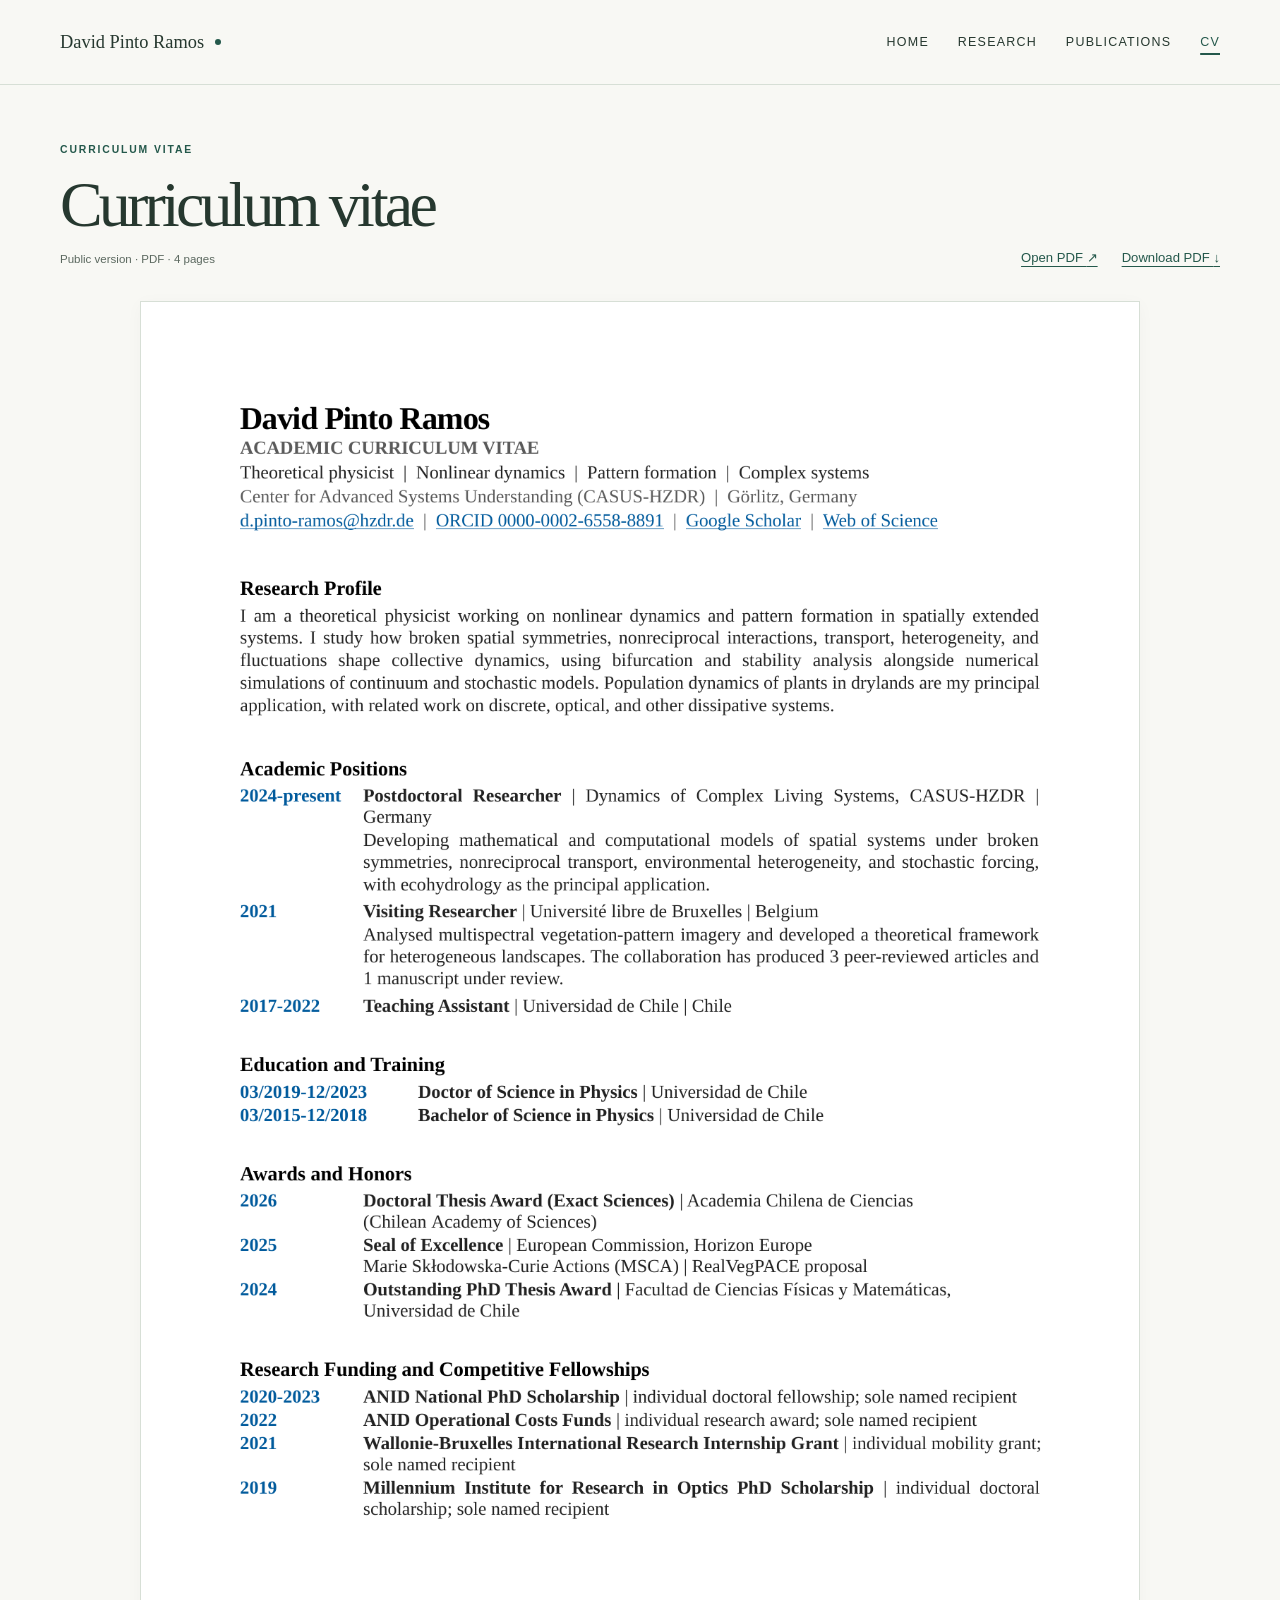
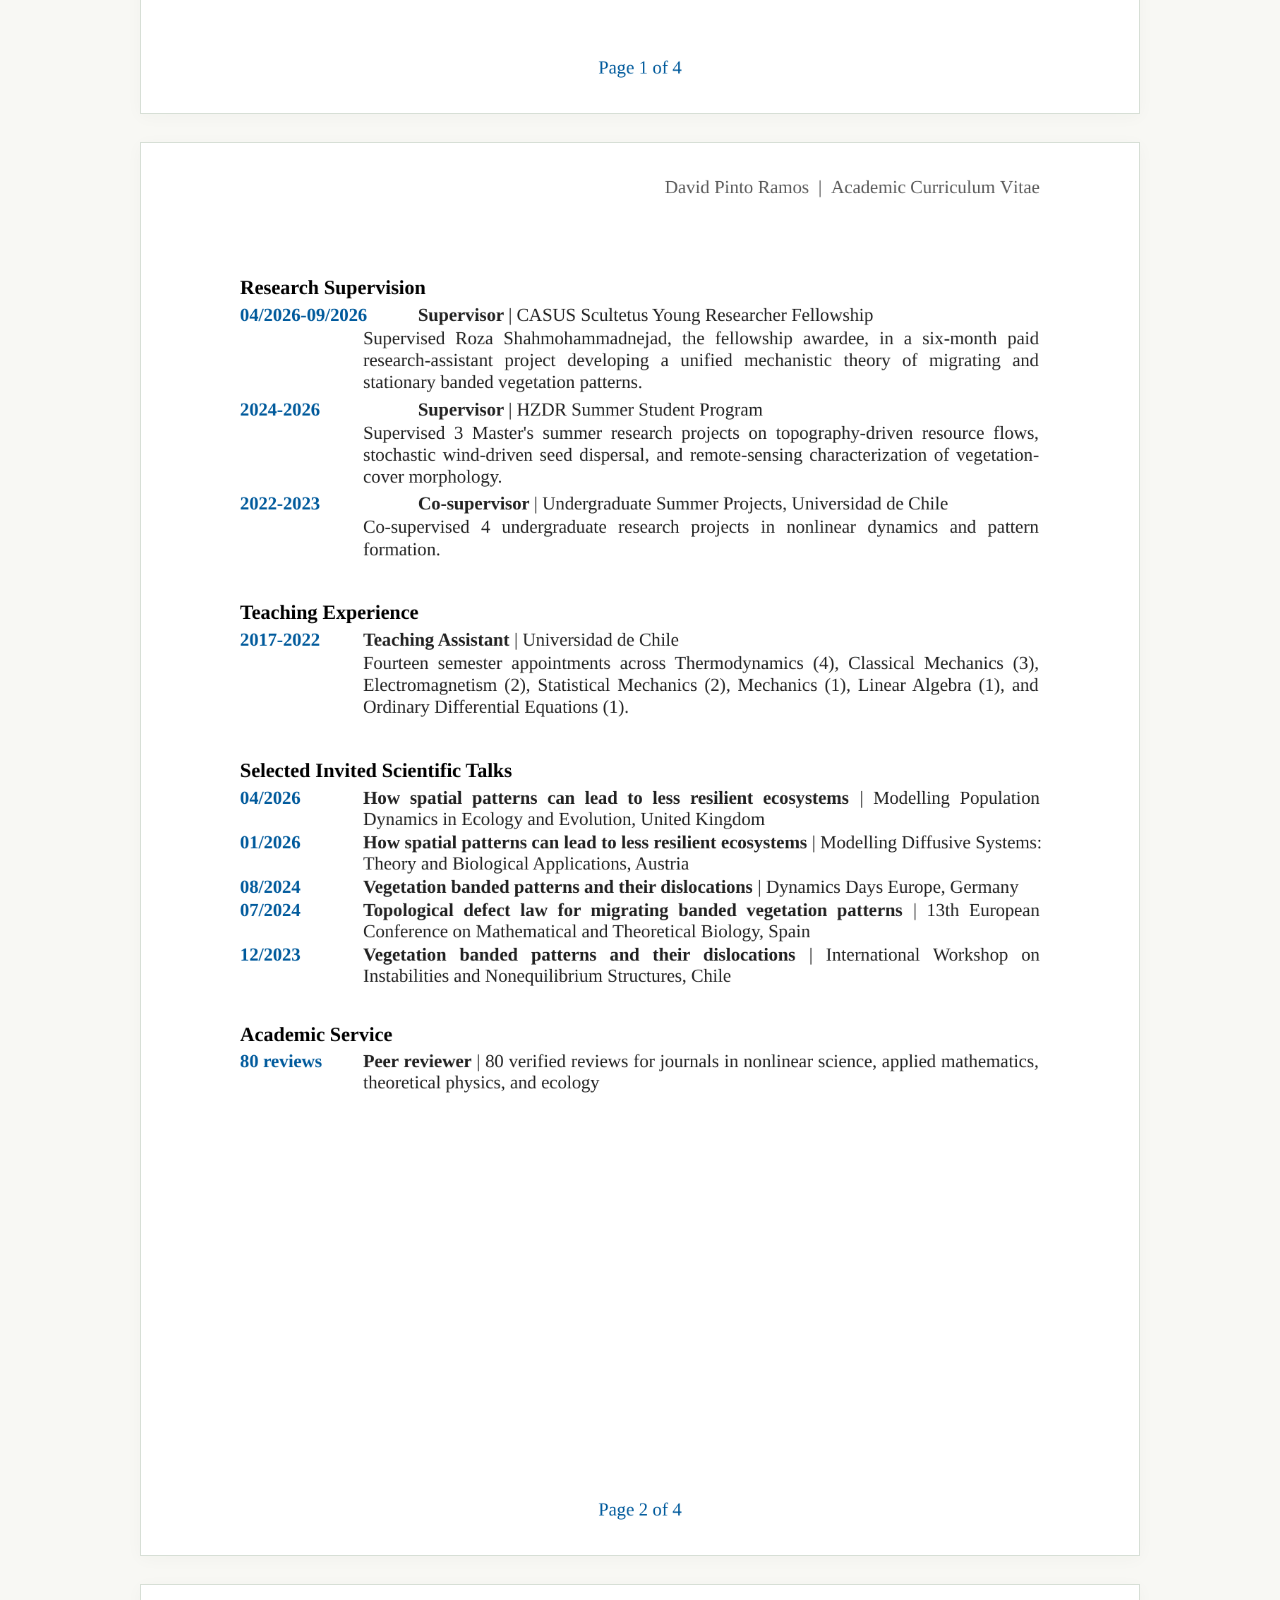
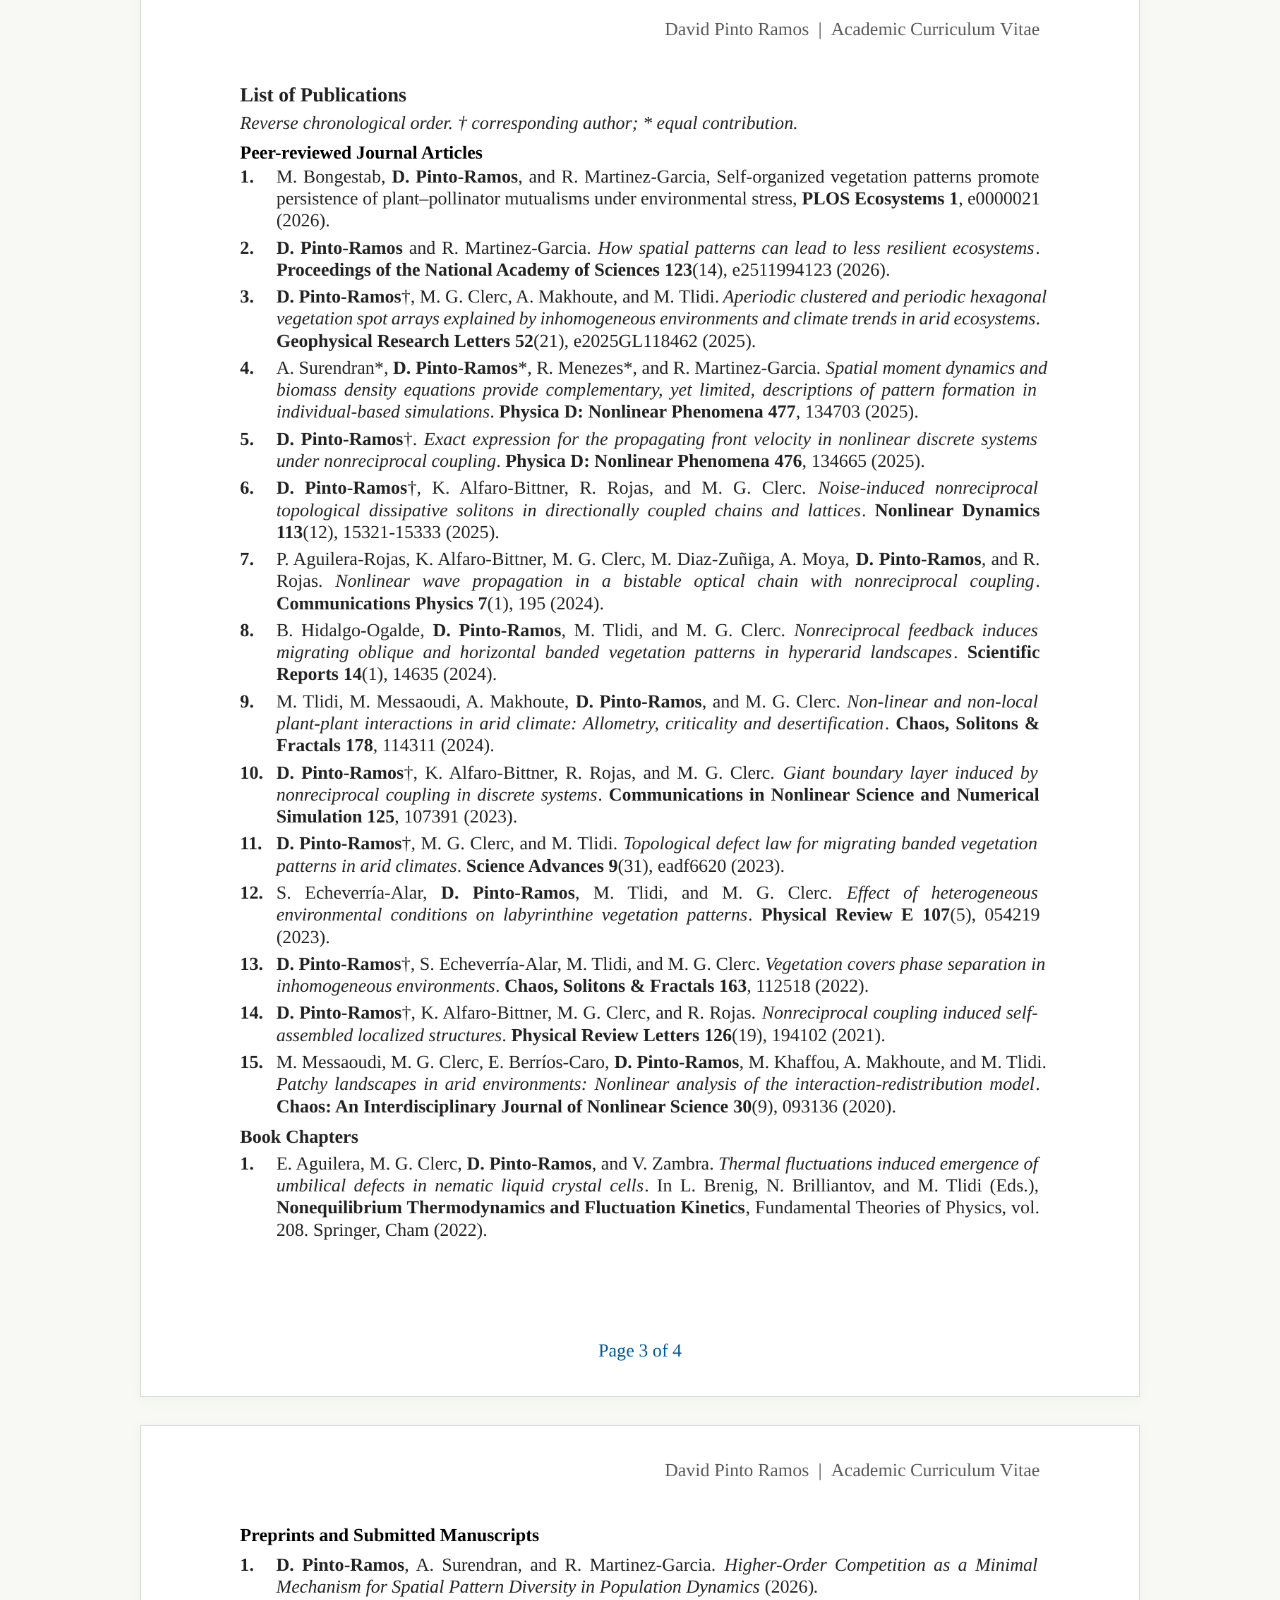
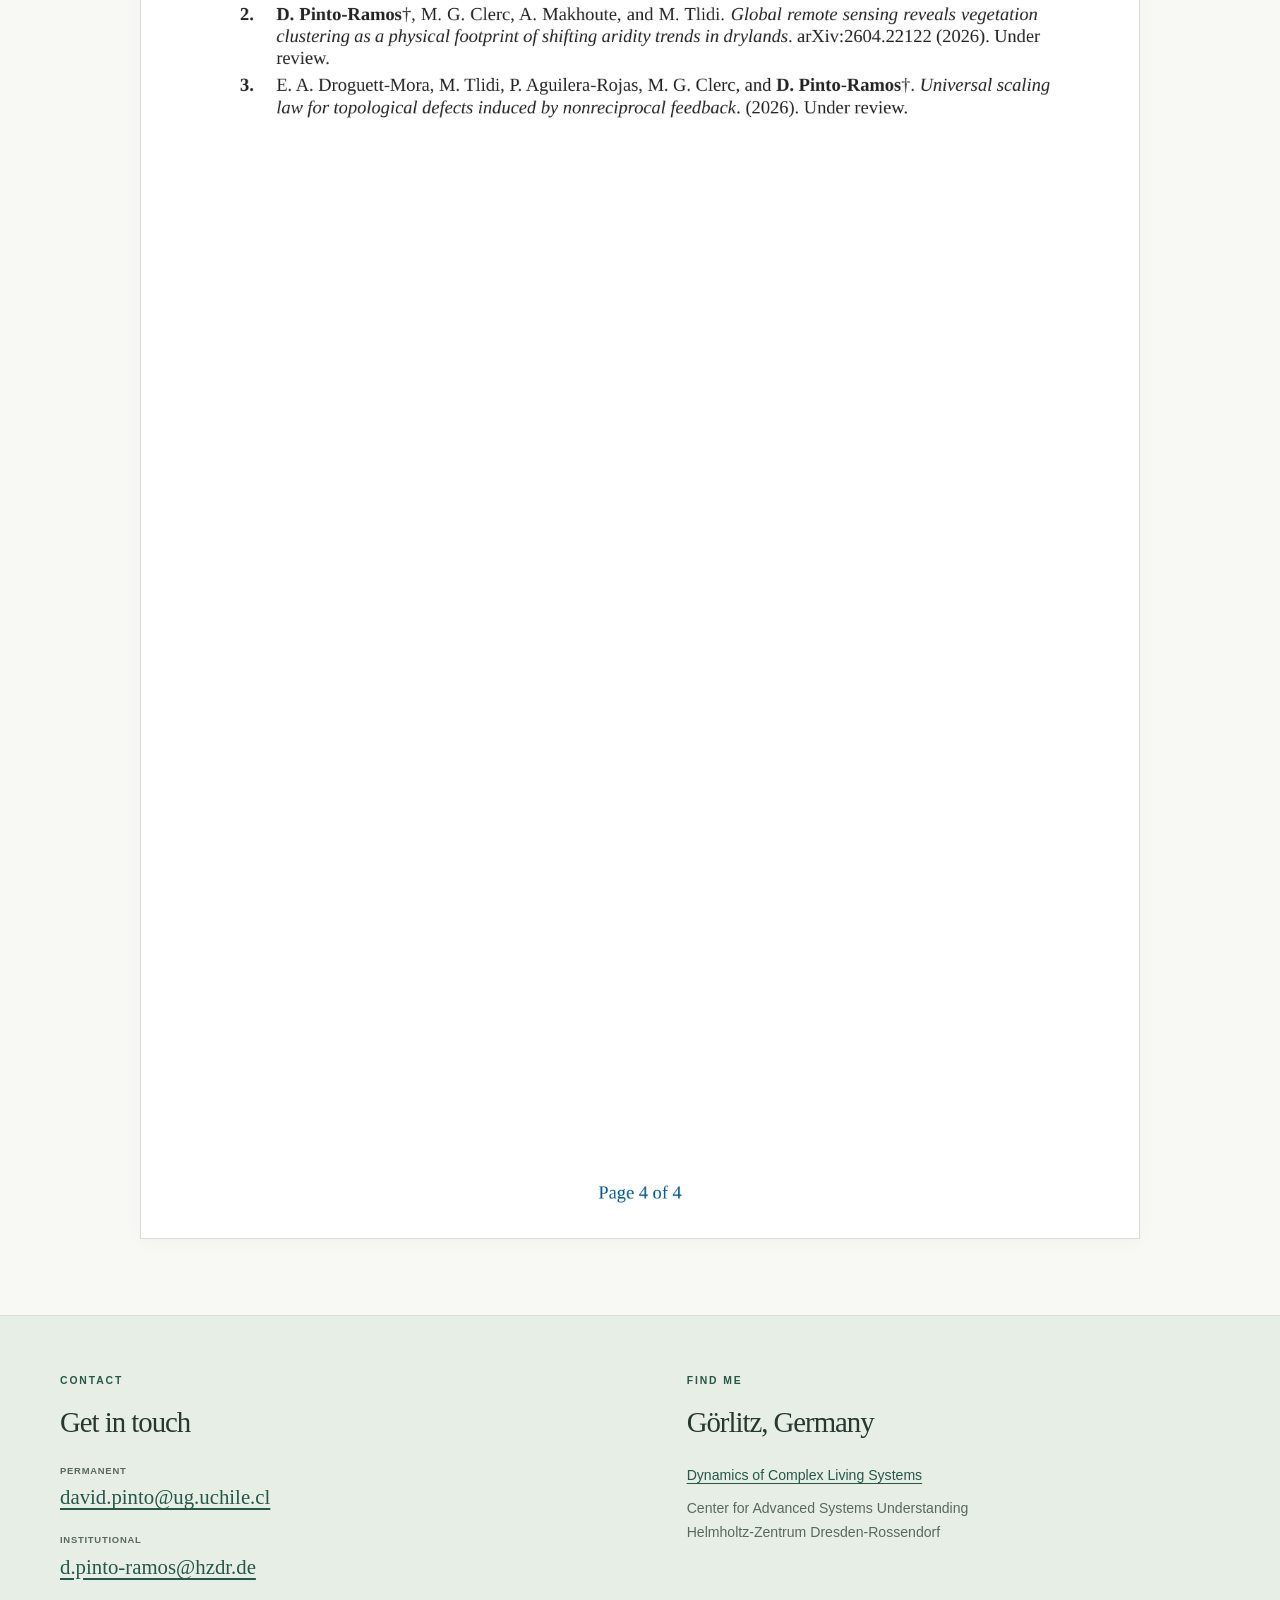
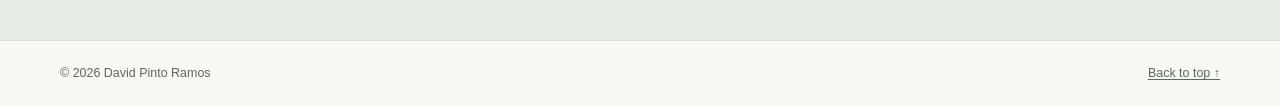
<file: cv.html>
<!doctype html>
<html lang="en"><head><meta charset="utf-8"><meta name="viewport" content="width=device-width, initial-scale=1"><meta name="theme-color" content="#24584b"><title>Curriculum vitae | David Pinto Ramos</title><link rel="stylesheet" href="styles.css"><link rel="stylesheet" href="editorial.css?v=9"><link rel="stylesheet" href="visitor-map.css?v=3"><link rel="stylesheet" href="profile.css?v=20261030">
<meta name="description" content="Read David Pinto Ramos’s public academic CV online or open the PDF. Academic appointments, education, publications and teaching experience.">
<link rel="canonical" href="https://dpintoramos.github.io/cv.html">
<meta property="og:type" content="website">
<meta property="og:url" content="https://dpintoramos.github.io/cv.html">
<meta property="og:site_name" content="David Pinto Ramos">
<meta property="og:title" content="Curriculum vitae | David Pinto Ramos">
<meta property="og:description" content="Read David Pinto Ramos’s public academic CV online or open the PDF. Academic appointments, education, publications and teaching experience.">
<meta property="og:image" content="https://dpintoramos.github.io/assets/portrait/david-pinto-ramos-museum.jpg">
<meta property="og:image:alt" content="David Pinto Ramos standing beside a painting in a museum">
<meta name="twitter:card" content="summary">
<meta name="twitter:title" content="Curriculum vitae | David Pinto Ramos">
<meta name="twitter:description" content="Read David Pinto Ramos’s public academic CV online or open the PDF. Academic appointments, education, publications and teaching experience.">
<script type="application/ld+json">
{
  "@context": "https://schema.org",
  "@type": "WebPage",
  "url": "https://dpintoramos.github.io/cv.html",
  "name": "Curriculum vitae | David Pinto Ramos",
  "description": "Read David Pinto Ramos’s public academic CV online or open the PDF. Academic appointments, education, publications and teaching experience.",
  "inLanguage": "en",
  "about": {
    "@id": "https://dpintoramos.github.io/#person"
  },
  "isPartOf": {
    "@type": "WebSite",
    "url": "https://dpintoramos.github.io/",
    "name": "David Pinto Ramos"
  }
}
</script>
<script defer src="visitor-map.js?v=4"></script>
</head>
<body><a class="skip-link" href="#main">Skip to content</a>
    <header class="site-header" id="top"><div class="container header-inner"><a class="wordmark" href="index.html">David Pinto Ramos<span class="brand-dot" aria-hidden="true"></span></a><nav aria-label="Main navigation"><a href="index.html">Home</a><a href="research.html">Research</a><a href="publications.html">Publications</a><a href="cv.html" aria-current="page">CV</a></nav></div></header><main id="main"><section class="container page-intro cv-page-intro"><p class="eyebrow">Curriculum vitae</p><div class="cv-page-heading"><div><h1>Curriculum vitae</h1><p class="cv-file-meta">Public version · PDF · 4 pages</p></div><div class="cv-actions"><a class="text-link" href="assets/cv/David-Pinto-Ramos-CV.pdf?v=public-20261124-4" target="_blank" rel="noopener">Open PDF <span aria-hidden="true">↗</span></a><a class="text-link" href="assets/cv/David-Pinto-Ramos-CV.pdf?v=public-20261124-4" download>Download PDF <span aria-hidden="true">↓</span></a></div></div></section>
<section class="container cv-reader cv-pages" aria-label="Read the public CV online"><figure class="cv-page" id="cv-page-1"><img src="assets/cv/public-preview/page-1.png?v=public-20261124-4" width="1414" height="2000" alt="Public academic CV, page 1 of 4" fetchpriority="high"></figure><figure class="cv-page" id="cv-page-2"><img src="assets/cv/public-preview/page-2.png?v=public-20261124-4" width="1414" height="2000" alt="Public academic CV, page 2 of 4" loading="lazy"></figure><figure class="cv-page" id="cv-page-3"><img src="assets/cv/public-preview/page-3.png?v=public-20261124" width="1414" height="2000" alt="Public academic CV, page 3 of 4" loading="lazy"></figure><figure class="cv-page" id="cv-page-4"><img src="assets/cv/public-preview/page-4.png?v=public-20261124" width="1414" height="2000" alt="Public academic CV, page 4 of 4" loading="lazy"></figure></section>    <!-- CONTACT: both email addresses are also visible in the introduction. -->
    <section class="contact-section" id="contact" aria-labelledby="contact-title">
      <div class="container contact-inner">
        <div class="contact-column contact-primary">
          <p class="eyebrow">Contact</p><h2 id="contact-title">Get in touch</h2>
          <div class="contact-emails">
            <div class="contact-item"><span class="email-label">Permanent</span><a class="contact-email" href="mailto:david.pinto@ug.uchile.cl">david.pinto@ug.uchile.cl</a></div>
            <div class="contact-item"><span class="email-label">Institutional</span><a class="contact-email" href="mailto:d.pinto-ramos@hzdr.de">d.pinto-ramos@hzdr.de</a></div>
          </div>
        </div>
        <div class="contact-column contact-details">
          <p class="eyebrow">Find me</p>
          <h3 class="contact-heading">Görlitz, Germany</h3>
          <address><a href="https://www.casus.science/dynamics-of-complex-living-systems/">Dynamics of Complex Living Systems</a><span>Center for Advanced Systems Understanding</span><span>Helmholtz-Zentrum Dresden-Rossendorf</span></address>
        </div>
        <section class="contact-column visitor-map" id="visitors" hidden aria-labelledby="visitors-title">
          <p class="eyebrow">Visitors</p>
          <h3 class="contact-heading" id="visitors-title">Thanks for visiting</h3>
          <div class="visitor-map-figure" id="visitor-map-mount"></div>
          <div class="visitor-map-copy">
            <a class="visitor-map-source" href="https://mapmyvisitors.com/web/1c8wo" target="_blank" rel="noopener">Visitors around the world · MapMyVisitors <span aria-hidden="true">↗</span></a>
          </div>
        </section>
      </div>
    </section>
</main><footer class="container site-footer"><span>© 2026 David Pinto Ramos</span><a href="#top">Back to top ↑</a></footer></body></html>
</file>
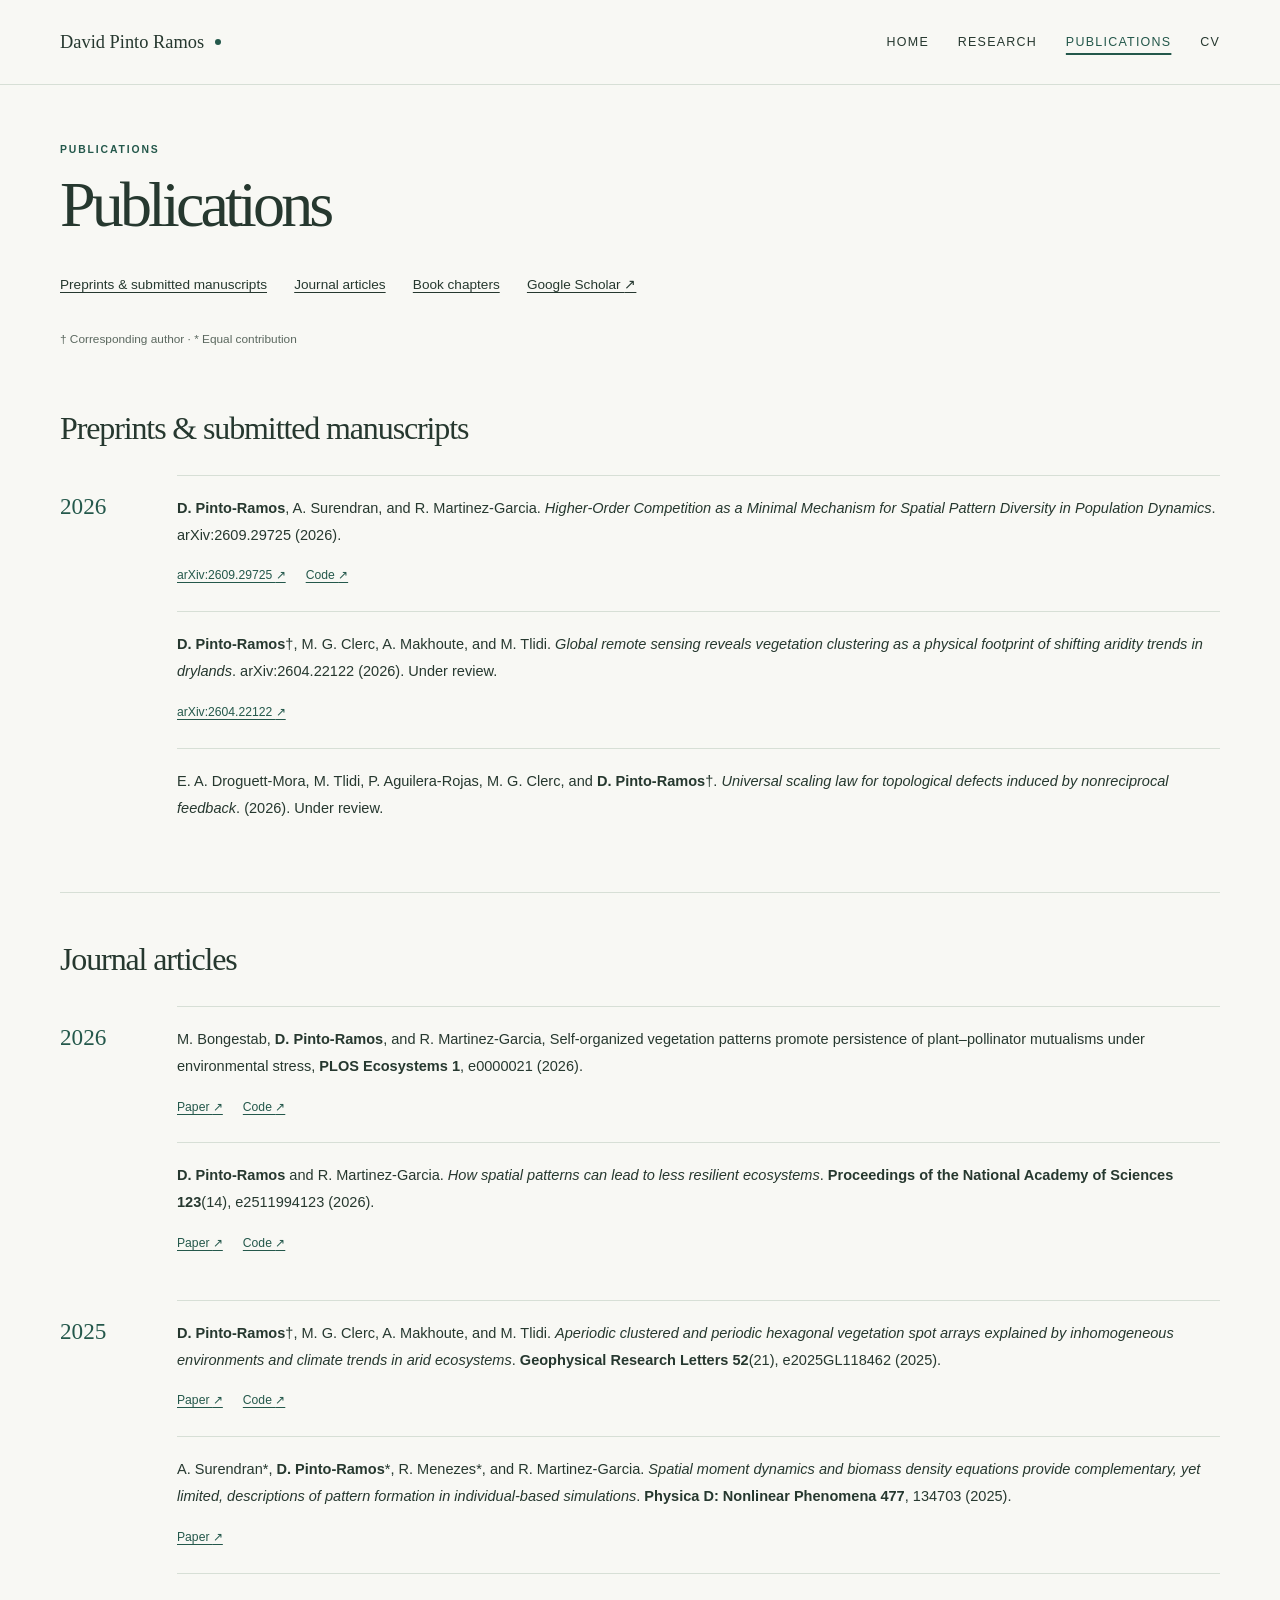
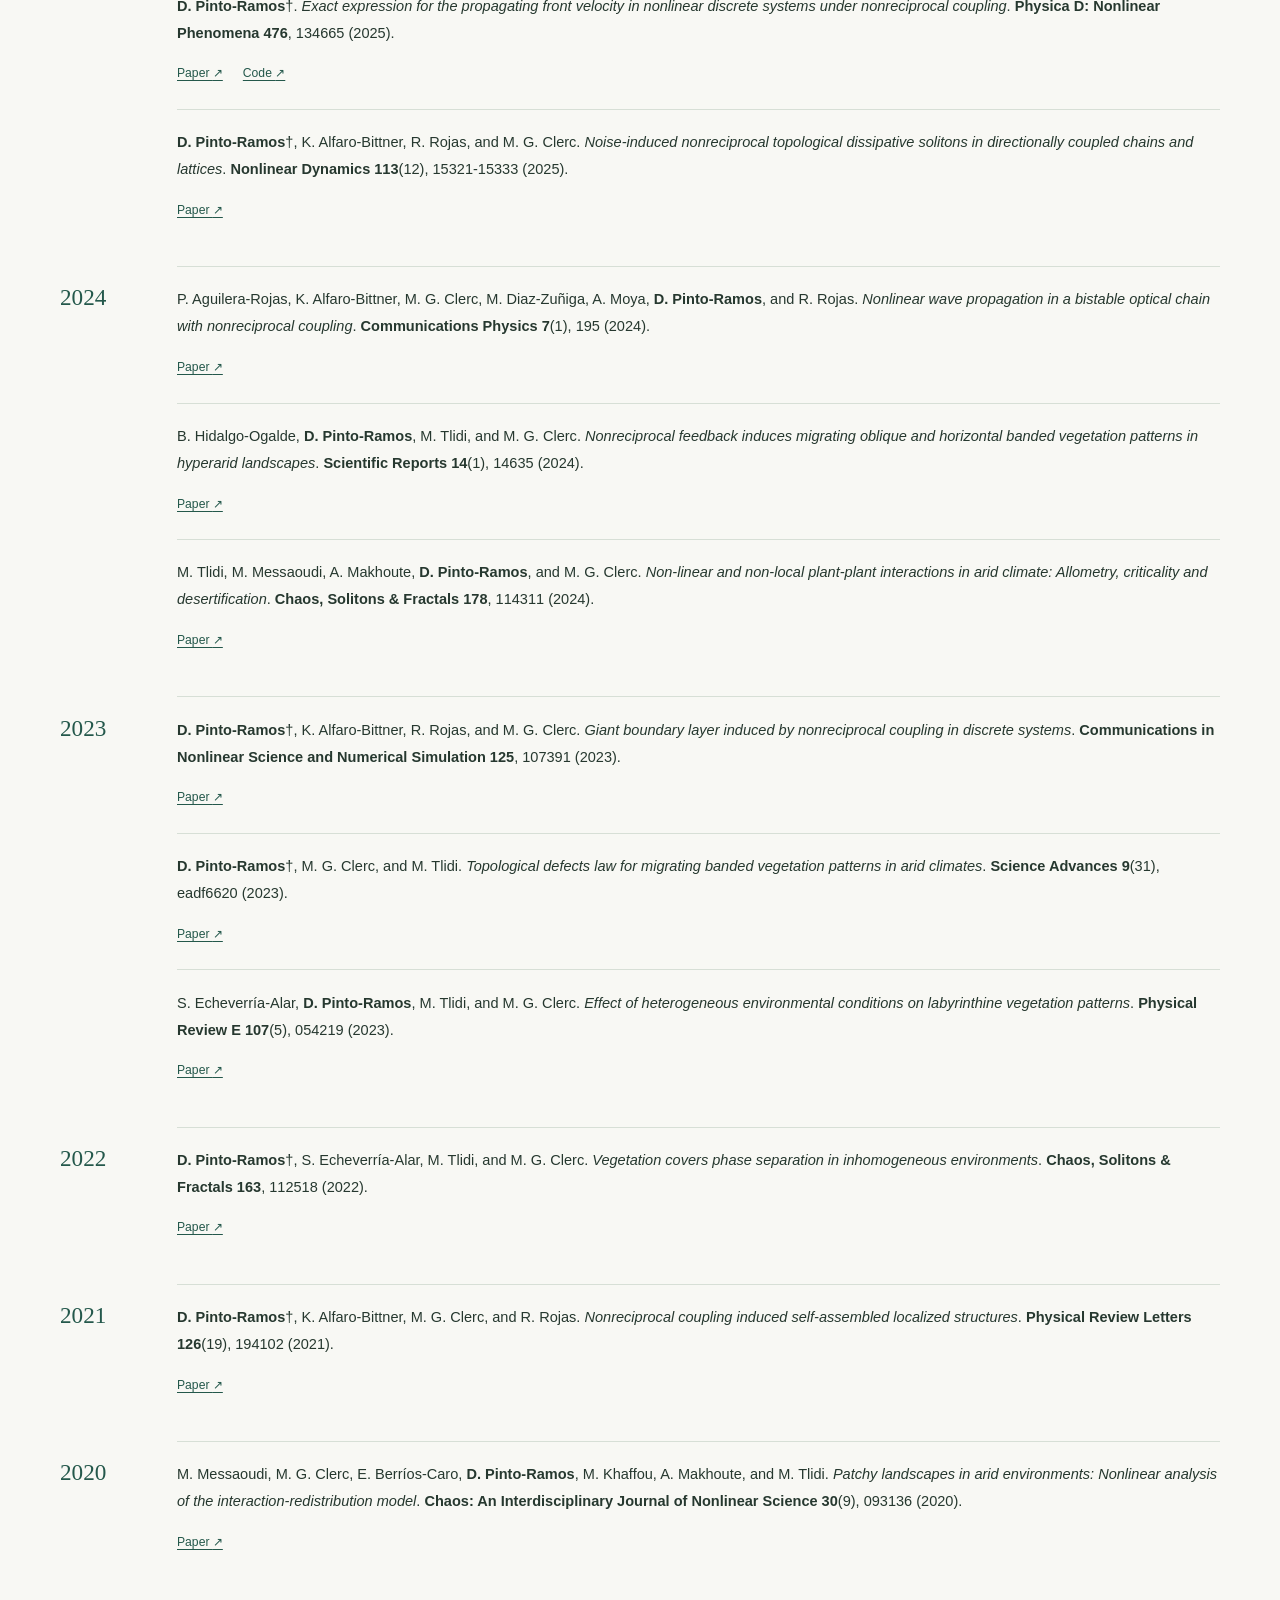
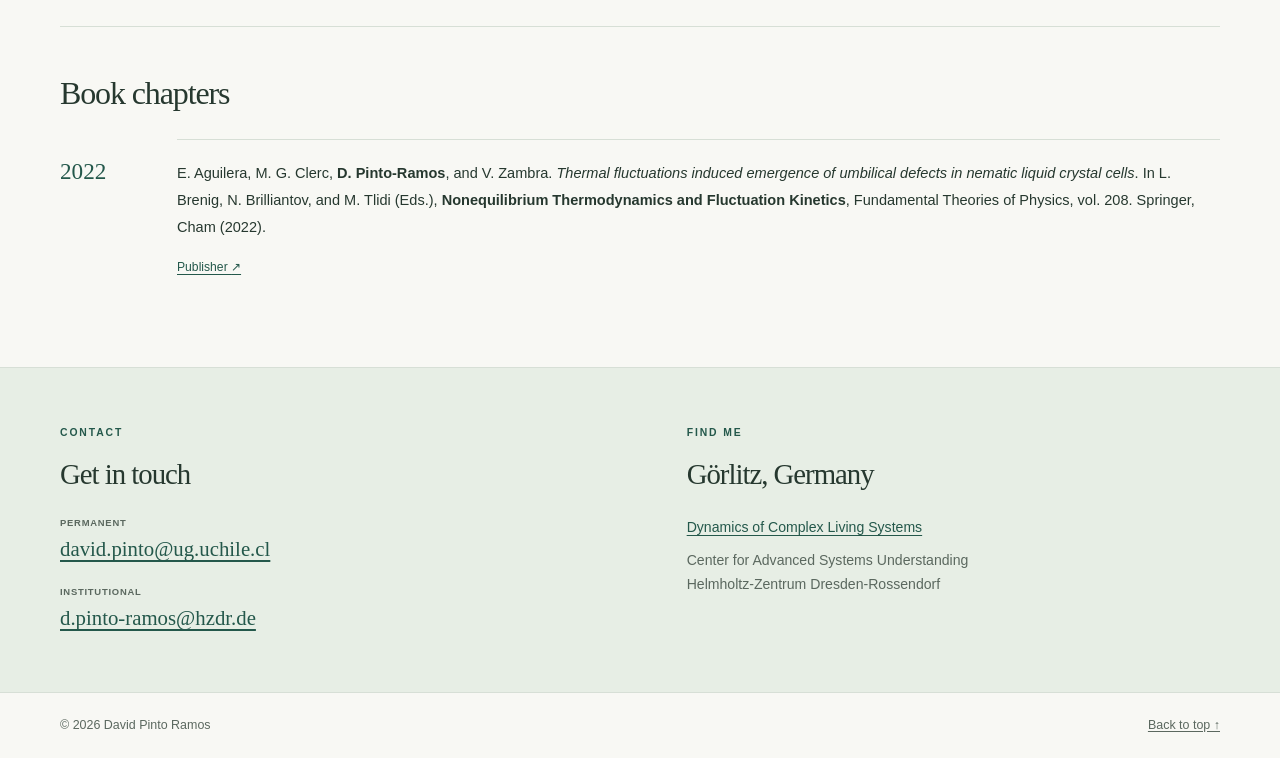
<file: publications.html>
<!doctype html>
<html lang="en"><head><meta charset="utf-8"><meta name="viewport" content="width=device-width, initial-scale=1"><meta name="theme-color" content="#24584b"><title>Publications | David Pinto Ramos</title><link rel="stylesheet" href="styles.css"><link rel="stylesheet" href="editorial.css?v=9"><link rel="stylesheet" href="visitor-map.css?v=3"><link rel="stylesheet" href="profile.css?v=20261030">
<meta name="description" content="Publications, preprints and submitted manuscripts by David Pinto Ramos, with links to papers, arXiv preprints and research code.">
<link rel="canonical" href="https://dpintoramos.github.io/publications.html">
<meta property="og:type" content="website">
<meta property="og:url" content="https://dpintoramos.github.io/publications.html">
<meta property="og:site_name" content="David Pinto Ramos">
<meta property="og:title" content="Publications | David Pinto Ramos">
<meta property="og:description" content="Publications, preprints and submitted manuscripts by David Pinto Ramos, with links to papers, arXiv preprints and research code.">
<meta property="og:image" content="https://dpintoramos.github.io/assets/portrait/david-pinto-ramos-museum.jpg">
<meta property="og:image:alt" content="David Pinto Ramos standing beside a painting in a museum">
<meta name="twitter:card" content="summary">
<meta name="twitter:title" content="Publications | David Pinto Ramos">
<meta name="twitter:description" content="Publications, preprints and submitted manuscripts by David Pinto Ramos, with links to papers, arXiv preprints and research code.">
<script type="application/ld+json">
{
  "@context": "https://schema.org",
  "@type": "CollectionPage",
  "url": "https://dpintoramos.github.io/publications.html",
  "name": "Publications | David Pinto Ramos",
  "description": "Publications, preprints and submitted manuscripts by David Pinto Ramos, with links to papers, arXiv preprints and research code.",
  "inLanguage": "en",
  "about": {
    "@id": "https://dpintoramos.github.io/#person"
  },
  "isPartOf": {
    "@type": "WebSite",
    "url": "https://dpintoramos.github.io/",
    "name": "David Pinto Ramos"
  }
}
</script>
<script defer src="visitor-map.js?v=4"></script>
</head>
<body><a class="skip-link" href="#main">Skip to content</a>
    <header class="site-header" id="top"><div class="container header-inner"><a class="wordmark" href="index.html">David Pinto Ramos<span class="brand-dot" aria-hidden="true"></span></a><nav aria-label="Main navigation"><a href="index.html">Home</a><a href="research.html">Research</a><a href="publications.html" aria-current="page">Publications</a><a href="cv.html">CV</a></nav></div></header><main id="main"><section class="container page-intro publication-page-intro"><p class="eyebrow">Publications</p><h1>Publications</h1><nav class="publication-subnav" aria-label="Publication categories"><a href="#preprints">Preprints &amp; submitted manuscripts</a><a href="#journal-articles">Journal articles</a><a href="#book-chapters">Book chapters</a><a href="https://scholar.google.com/citations?user=i-g7DuUAAAAJ">Google Scholar <span aria-hidden="true">↗</span></a></nav><p class="bibliography-legend">† Corresponding author · * Equal contribution</p></section>
<div class="container publications-body"><section class="bibliography-section" id="preprints" aria-labelledby="preprints-title"><h2 id="preprints-title">Preprints &amp; submitted manuscripts</h2><div class="bibliography-year"><h3>2026</h3><div><article class="publication-entry" id="preprint-hoi"><p class="publication-citation"><strong>D. Pinto-Ramos</strong>, A. Surendran, and R. Martinez-Garcia. <em>Higher-Order Competition as a Minimal Mechanism for Spatial Pattern Diversity in Population Dynamics</em>. arXiv:2609.29725 (2026).</p><div class="publication-links"><a href="https://arxiv.org/abs/2609.29725">arXiv:2609.29725 <span aria-hidden="true">↗</span></a><a href="https://github.com/DPintoRamos/HOI_Competing_Populations">Code <span aria-hidden="true">↗</span></a></div></article><article class="publication-entry" id="preprint-clustering"><p class="publication-citation"><strong>D. Pinto-Ramos</strong>†, M. G. Clerc, A. Makhoute, and M. Tlidi. <em>Global remote sensing reveals vegetation clustering as a physical footprint of shifting aridity trends in drylands</em>. arXiv:2604.22122 (2026). Under review.</p><div class="publication-links"><a href="https://arxiv.org/abs/2604.22122">arXiv:2604.22122 <span aria-hidden="true">↗</span></a></div></article><article class="publication-entry" id="manuscript-defect-scaling"><p class="publication-citation">E. A. Droguett-Mora, M. Tlidi, P. Aguilera-Rojas, M. G. Clerc, and <strong>D. Pinto-Ramos</strong>†. <em>Universal scaling law for topological defects induced by nonreciprocal feedback</em>. (2026). Under review.</p></article></div></div></section><section class="bibliography-section" id="journal-articles" aria-labelledby="journal-title"><h2 id="journal-title">Journal articles</h2><div class="bibliography-year"><h3>2026</h3><div><article class="publication-entry" id="paper-journal-pesy-0000021"><p class="publication-citation">M. Bongestab, <strong>D. Pinto-Ramos</strong>, and R. Martinez-Garcia, Self-organized vegetation patterns promote persistence of plant–pollinator mutualisms under environmental stress, <strong>PLOS Ecosystems</strong> <strong>1</strong>, e0000021 (2026).</p><div class="publication-links"><a href="https://doi.org/10.1371/journal.pesy.0000021">Paper <span aria-hidden="true">↗</span></a><a href="https://github.com/athemusb/Mutualism">Code <span aria-hidden="true">↗</span></a></div></article><article class="publication-entry" id="paper-pnas-2511994123"><p class="publication-citation"><strong>D. Pinto-Ramos</strong> and R. Martinez-Garcia. <em>How spatial patterns can lead to less resilient ecosystems</em>. <strong>Proceedings of the National Academy of Sciences</strong> <strong>123</strong>(14), e2511994123 (2026).</p><div class="publication-links"><a href="https://doi.org/10.1073/pnas.2511994123">Paper <span aria-hidden="true">↗</span></a><a href="https://doi.org/10.14278/rodare.3744">Code <span aria-hidden="true">↗</span></a></div></article></div></div><div class="bibliography-year"><h3>2025</h3><div><article class="publication-entry" id="paper-2025gl118462"><p class="publication-citation"><strong>D. Pinto-Ramos</strong>†, M. G. Clerc, A. Makhoute, and M. Tlidi. <em>Aperiodic clustered and periodic hexagonal vegetation spot arrays explained by inhomogeneous environments and climate trends in arid ecosystems</em>. <strong>Geophysical Research Letters</strong> <strong>52</strong>(21), e2025GL118462 (2025).</p><div class="publication-links"><a href="https://doi.org/10.1029/2025GL118462">Paper <span aria-hidden="true">↗</span></a><a href="https://doi.org/10.14278/rodare.3983">Code <span aria-hidden="true">↗</span></a></div></article><article class="publication-entry" id="paper-j-physd-2025-134703"><p class="publication-citation">A. Surendran*, <strong>D. Pinto-Ramos</strong>*, R. Menezes*, and R. Martinez-Garcia. <em>Spatial moment dynamics and biomass density equations provide complementary, yet limited, descriptions of pattern formation in individual-based simulations</em>. <strong>Physica D: Nonlinear Phenomena</strong> <strong>477</strong>, 134703 (2025).</p><div class="publication-links"><a href="https://doi.org/10.1016/j.physd.2025.134703">Paper <span aria-hidden="true">↗</span></a></div></article><article class="publication-entry" id="paper-j-physd-2025-134665"><p class="publication-citation"><strong>D. Pinto-Ramos</strong>†. <em>Exact expression for the propagating front velocity in nonlinear discrete systems under nonreciprocal coupling</em>. <strong>Physica D: Nonlinear Phenomena</strong> <strong>476</strong>, 134665 (2025).</p><div class="publication-links"><a href="https://doi.org/10.1016/j.physd.2025.134665">Paper <span aria-hidden="true">↗</span></a><a href="https://doi.org/10.14278/rodare.3708">Code <span aria-hidden="true">↗</span></a></div></article><article class="publication-entry" id="paper-s11071-025-10929-3"><p class="publication-citation"><strong>D. Pinto-Ramos</strong>†, K. Alfaro-Bittner, R. Rojas, and M. G. Clerc. <em>Noise-induced nonreciprocal topological dissipative solitons in directionally coupled chains and lattices</em>. <strong>Nonlinear Dynamics</strong> <strong>113</strong>(12), 15321-15333 (2025).</p><div class="publication-links"><a href="https://doi.org/10.1007/s11071-025-10929-3">Paper <span aria-hidden="true">↗</span></a></div></article></div></div><div class="bibliography-year"><h3>2024</h3><div><article class="publication-entry" id="paper-s42005-024-01690-x"><p class="publication-citation">P. Aguilera-Rojas, K. Alfaro-Bittner, M. G. Clerc, M. Diaz-Zuñiga, A. Moya, <strong>D. Pinto-Ramos</strong>, and R. Rojas. <em>Nonlinear wave propagation in a bistable optical chain with nonreciprocal coupling</em>. <strong>Communications Physics</strong> <strong>7</strong>(1), 195 (2024).</p><div class="publication-links"><a href="https://doi.org/10.1038/s42005-024-01690-x">Paper <span aria-hidden="true">↗</span></a></div></article><article class="publication-entry" id="paper-s41598-024-63820-3"><p class="publication-citation">B. Hidalgo-Ogalde, <strong>D. Pinto-Ramos</strong>, M. Tlidi, and M. G. Clerc. <em>Nonreciprocal feedback induces migrating oblique and horizontal banded vegetation patterns in </em><em>hyperarid</em><em> landscapes</em>. <strong>Scientific Reports</strong> <strong>14</strong>(1), 14635 (2024).</p><div class="publication-links"><a href="https://doi.org/10.1038/s41598-024-63820-3">Paper <span aria-hidden="true">↗</span></a></div></article><article class="publication-entry" id="paper-j-chaos-2023-114311"><p class="publication-citation">M. Tlidi, M. Messaoudi, A. Makhoute, <strong>D. Pinto-Ramos</strong>, and M. G. Clerc. <em>Non-linear and non-local plant-plant interactions in arid climate: Allometry, criticality and desertification</em>. <strong>Chaos, Solitons &amp; Fractals</strong> <strong>178</strong>, 114311 (2024).</p><div class="publication-links"><a href="https://doi.org/10.1016/j.chaos.2023.114311">Paper <span aria-hidden="true">↗</span></a></div></article></div></div><div class="bibliography-year"><h3>2023</h3><div><article class="publication-entry" id="paper-j-cnsns-2023-107391"><p class="publication-citation"><strong>D. Pinto-Ramos</strong>†, K. Alfaro-Bittner, R. Rojas, and M. G. Clerc. <em>Giant boundary layer induced by nonreciprocal coupling in discrete systems</em>. <strong>Communications in Nonlinear Science and Numerical Simulation</strong> <strong>125</strong>, 107391 (2023).</p><div class="publication-links"><a href="https://doi.org/10.1016/j.cnsns.2023.107391">Paper <span aria-hidden="true">↗</span></a></div></article><article class="publication-entry" id="paper-sciadv-adf6620"><p class="publication-citation"><strong>D. Pinto-Ramos</strong>†, M. G. Clerc, and M. Tlidi. <em>Topological defects law for migrating banded vegetation patterns in arid climates</em>. <strong>Science Advances</strong> <strong>9</strong>(31), eadf6620 (2023).</p><div class="publication-links"><a href="https://doi.org/10.1126/sciadv.adf6620">Paper <span aria-hidden="true">↗</span></a></div></article><article class="publication-entry" id="paper-physreve-107-054219"><p class="publication-citation">S. Echeverría-Alar, <strong>D. Pinto-Ramos</strong>, M. Tlidi, and M. G. Clerc. <em>Effect of heterogeneous environmental conditions on labyrinthine vegetation patterns</em>. <strong>Physical Review E</strong> <strong>107</strong>(5), 054219 (2023).</p><div class="publication-links"><a href="https://doi.org/10.1103/PhysRevE.107.054219">Paper <span aria-hidden="true">↗</span></a></div></article></div></div><div class="bibliography-year"><h3>2022</h3><div><article class="publication-entry" id="paper-j-chaos-2022-112518"><p class="publication-citation"><strong>D. Pinto-Ramos</strong>†, S. Echeverría-Alar, M. Tlidi, and M. G. Clerc. <em>Vegetation covers phase separation in inhomogeneous environments</em>. <strong>Chaos, Solitons &amp; Fractals</strong> <strong>163</strong>, 112518 (2022).</p><div class="publication-links"><a href="https://doi.org/10.1016/j.chaos.2022.112518">Paper <span aria-hidden="true">↗</span></a></div></article></div></div><div class="bibliography-year"><h3>2021</h3><div><article class="publication-entry" id="paper-physrevlett-126-194102"><p class="publication-citation"><strong>D. Pinto-Ramos</strong>†, K. Alfaro-Bittner, M. G. Clerc, and R. Rojas. <em>Nonreciprocal coupling induced self-assembled localized structures</em>. <strong>Physical Review Letters</strong> <strong>126</strong>(19), 194102 (2021).</p><div class="publication-links"><a href="https://doi.org/10.1103/PhysRevLett.126.194102">Paper <span aria-hidden="true">↗</span></a></div></article></div></div><div class="bibliography-year"><h3>2020</h3><div><article class="publication-entry" id="paper-5-0011010"><p class="publication-citation">M. Messaoudi, M. G. Clerc, E. Berríos-Caro, <strong>D. Pinto-Ramos</strong>, M. Khaffou, A. Makhoute, and M. Tlidi. <em>Patchy landscapes in arid environments: Nonlinear analysis of the interaction-redistribution model</em>. <strong>Chaos: An Interdisciplinary Journal of Nonlinear Science</strong> <strong>30</strong>(9), 093136 (2020).</p><div class="publication-links"><a href="https://doi.org/10.1063/5.0011010">Paper <span aria-hidden="true">↗</span></a></div></article></div></div></section><section class="bibliography-section" id="book-chapters" aria-labelledby="chapter-title"><h2 id="chapter-title">Book chapters</h2><div class="bibliography-year"><h3>2022</h3><div><article class="publication-entry" id="chapter-umbilical-defects"><p class="publication-citation">E. Aguilera, M. G. Clerc, <strong>D. Pinto-Ramos</strong>, and V. Zambra. <em>Thermal fluctuations induced emergence of umbilical defects in nematic liquid crystal cells</em>. In L. Brenig, N. Brilliantov, and M. Tlidi (Eds.), <strong>Nonequilibrium Thermodynamics and Fluctuation Kinetics</strong>, Fundamental Theories of Physics, vol. 208. Springer, Cham (2022).</p><div class="publication-links"><a href="https://doi.org/10.1007/978-3-031-04458-8_15">Publisher <span aria-hidden="true">↗</span></a></div></article></div></div></section></div>    <!-- CONTACT: both email addresses are also visible in the introduction. -->
    <section class="contact-section" id="contact" aria-labelledby="contact-title">
      <div class="container contact-inner">
        <div class="contact-column contact-primary">
          <p class="eyebrow">Contact</p><h2 id="contact-title">Get in touch</h2>
          <div class="contact-emails">
            <div class="contact-item"><span class="email-label">Permanent</span><a class="contact-email" href="mailto:david.pinto@ug.uchile.cl">david.pinto@ug.uchile.cl</a></div>
            <div class="contact-item"><span class="email-label">Institutional</span><a class="contact-email" href="mailto:d.pinto-ramos@hzdr.de">d.pinto-ramos@hzdr.de</a></div>
          </div>
        </div>
        <div class="contact-column contact-details">
          <p class="eyebrow">Find me</p>
          <h3 class="contact-heading">Görlitz, Germany</h3>
          <address><a href="https://www.casus.science/dynamics-of-complex-living-systems/">Dynamics of Complex Living Systems</a><span>Center for Advanced Systems Understanding</span><span>Helmholtz-Zentrum Dresden-Rossendorf</span></address>
        </div>
        <section class="contact-column visitor-map" id="visitors" hidden aria-labelledby="visitors-title">
          <p class="eyebrow">Visitors</p>
          <h3 class="contact-heading" id="visitors-title">Thanks for visiting</h3>
          <div class="visitor-map-figure" id="visitor-map-mount"></div>
          <div class="visitor-map-copy">
            <a class="visitor-map-source" href="https://mapmyvisitors.com/web/1c8wo" target="_blank" rel="noopener">Visitors around the world · MapMyVisitors <span aria-hidden="true">↗</span></a>
          </div>
        </section>
      </div>
    </section>
</main><footer class="container site-footer"><span>© 2026 David Pinto Ramos</span><a href="#top">Back to top ↑</a></footer></body></html>
</file>
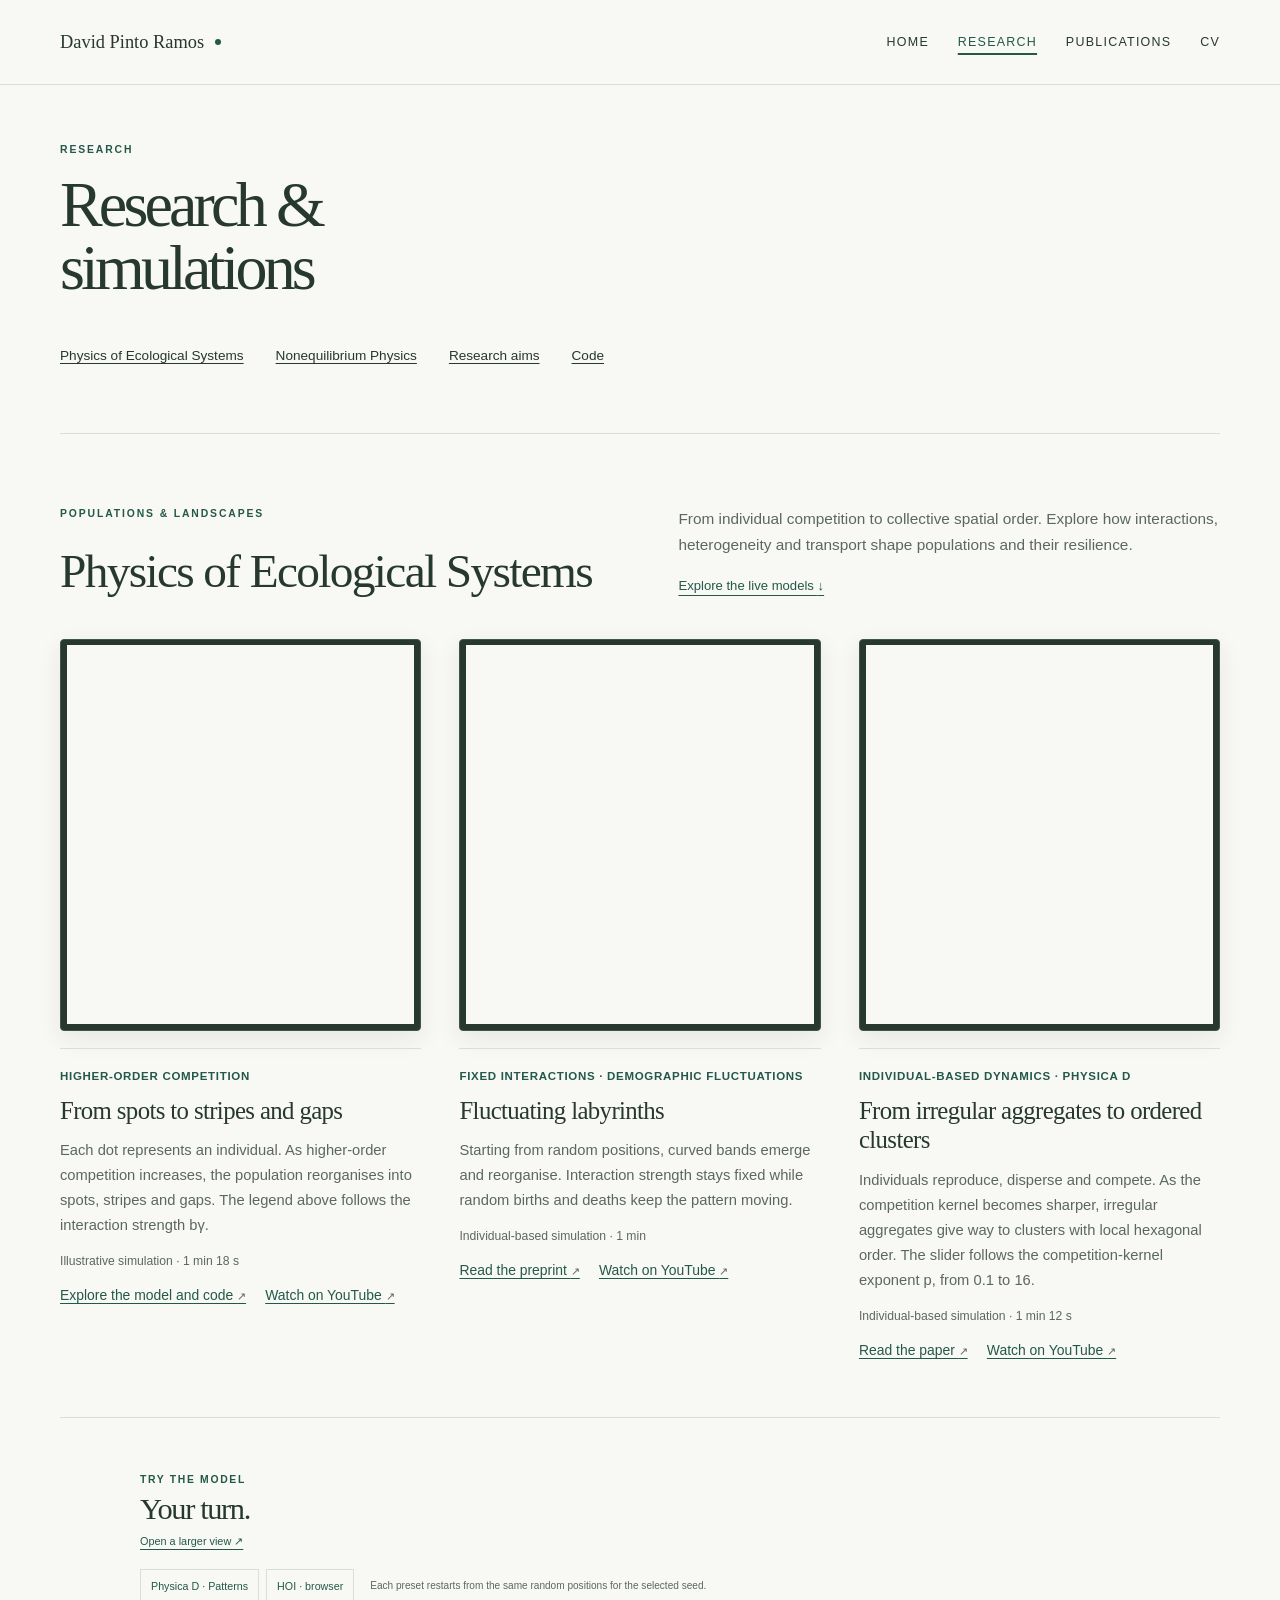
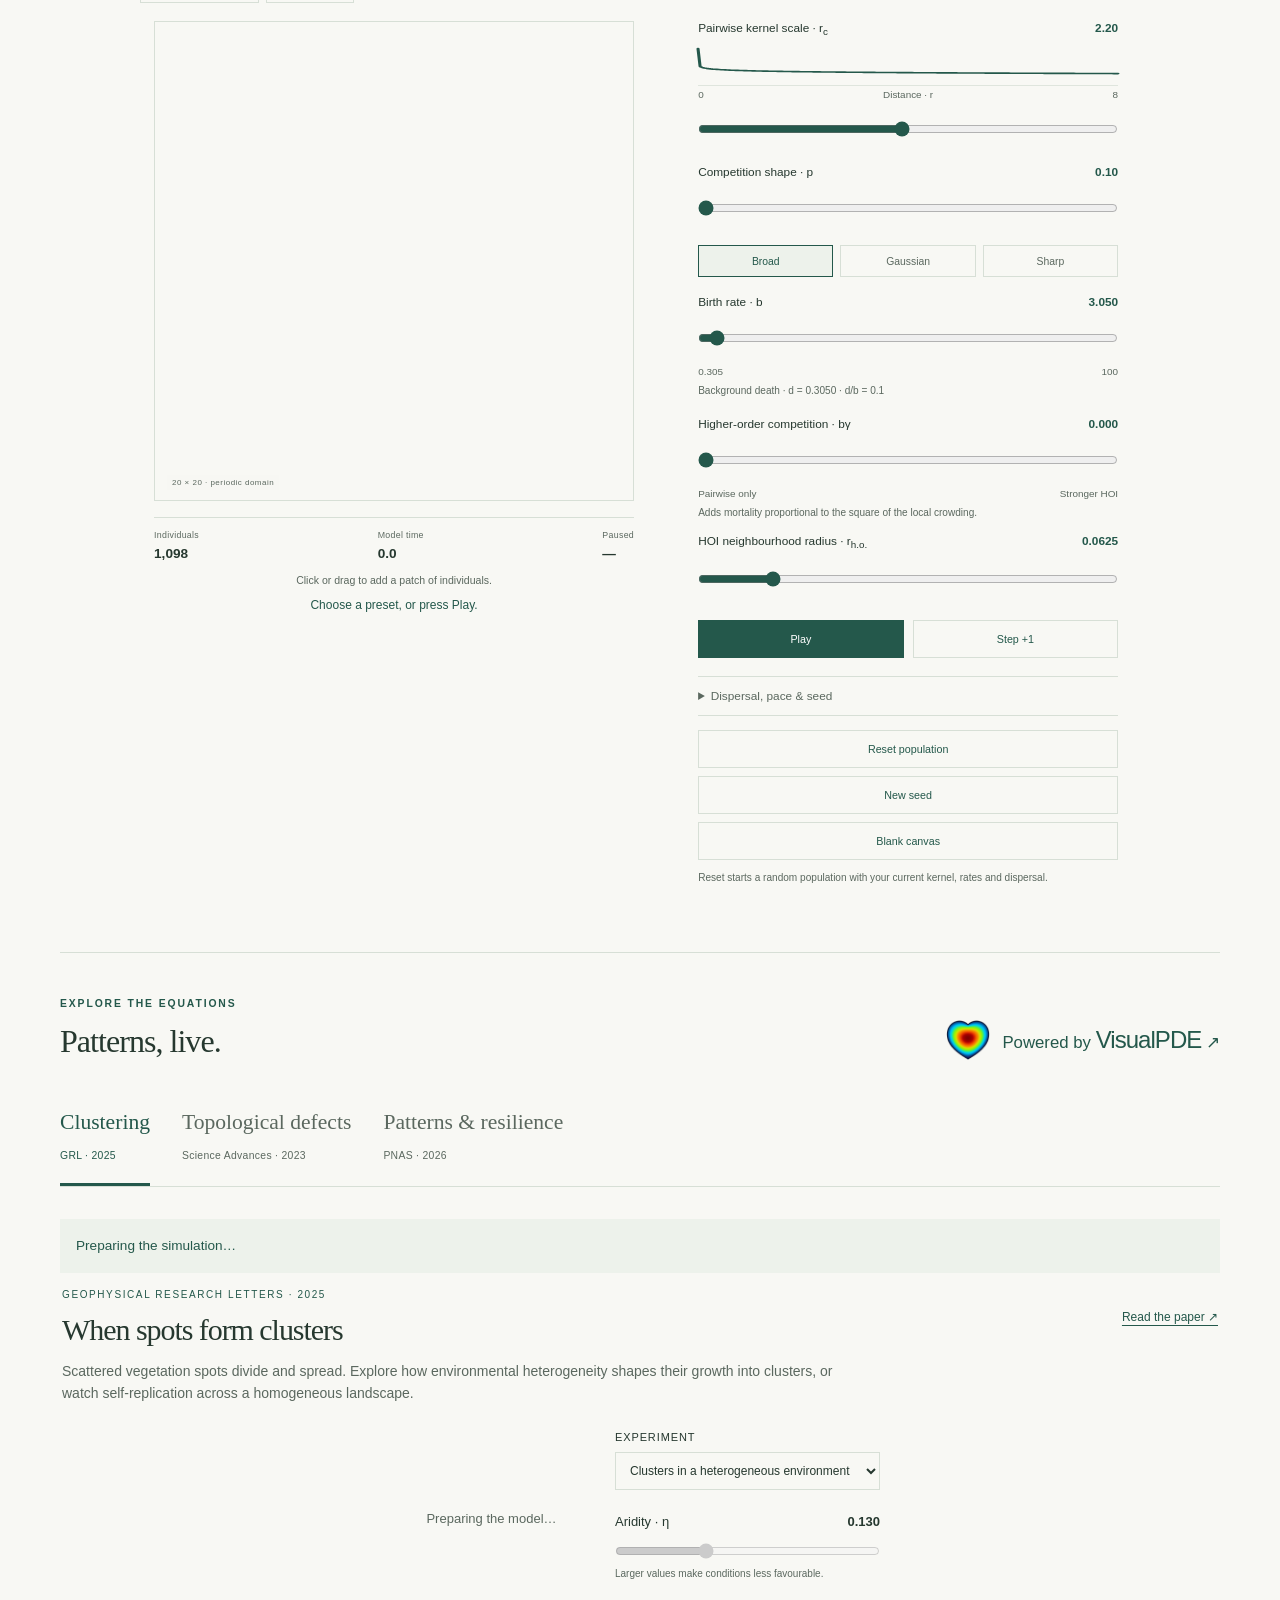
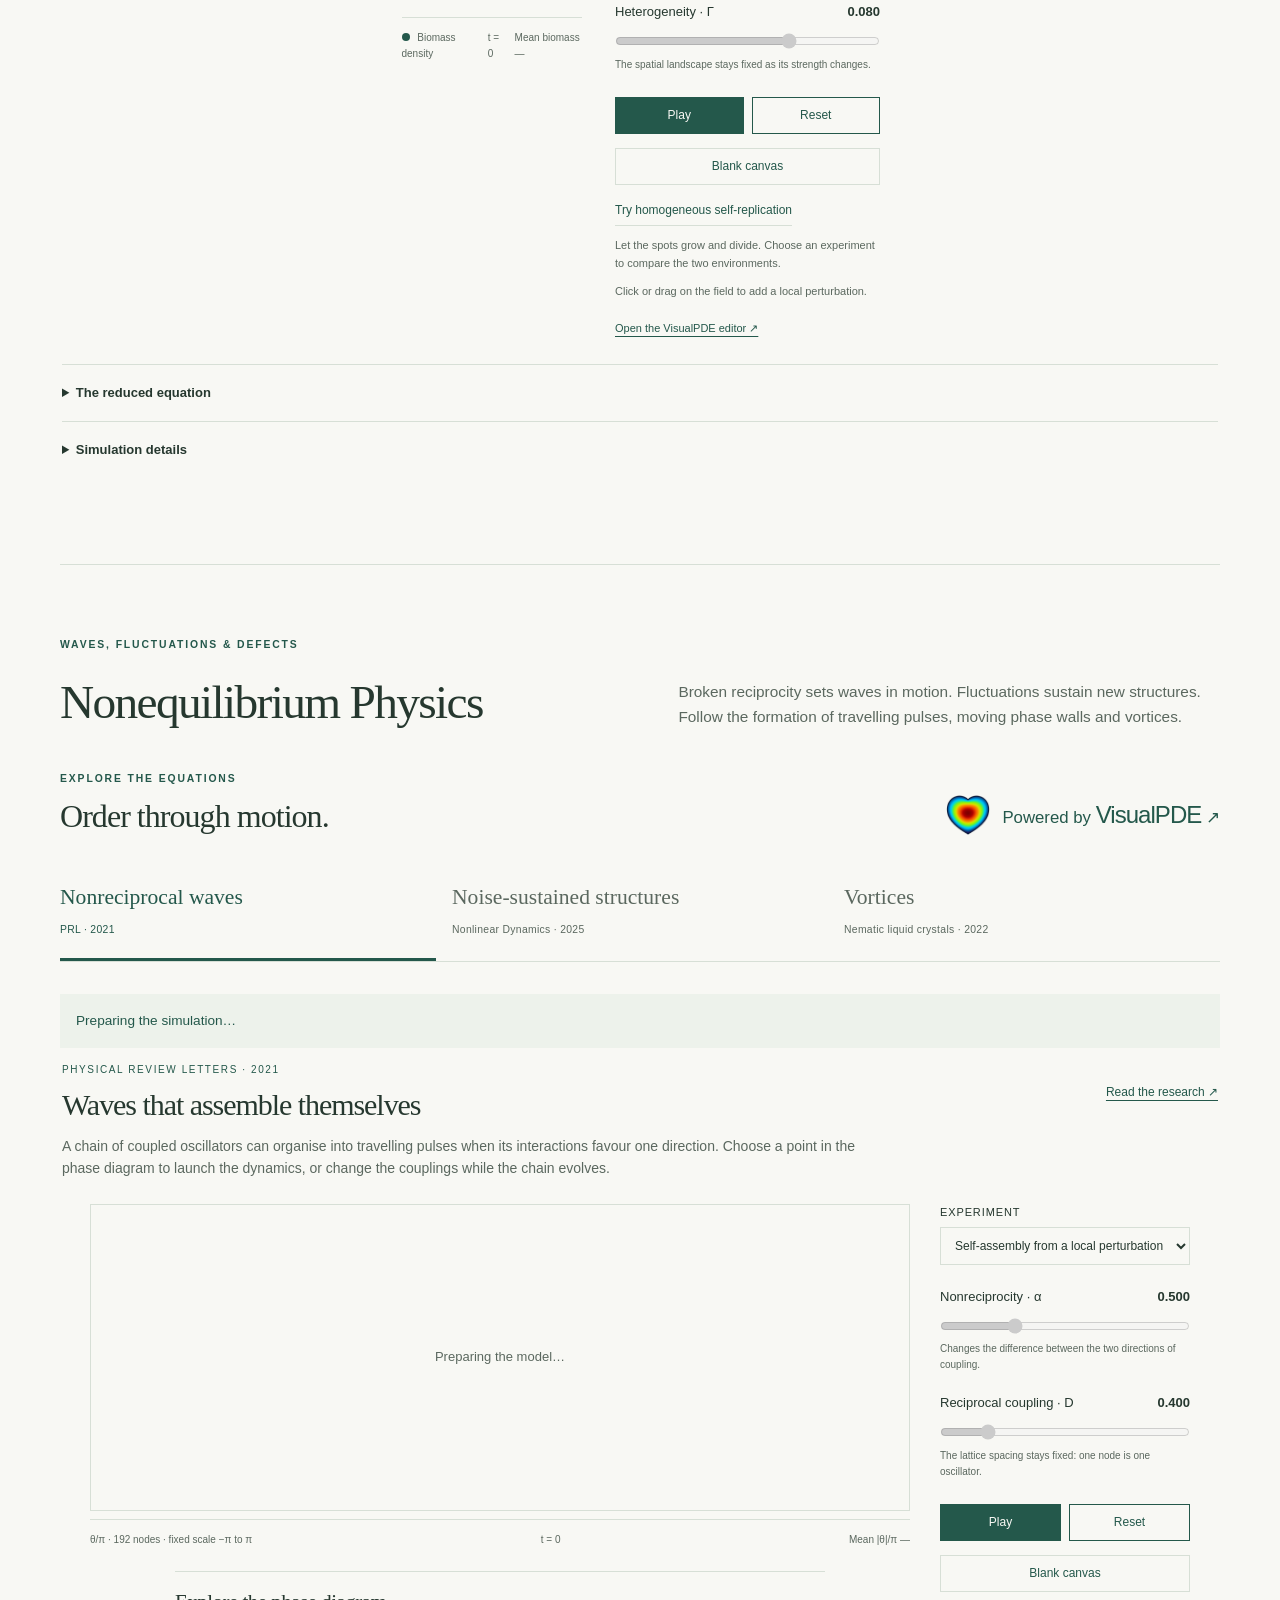
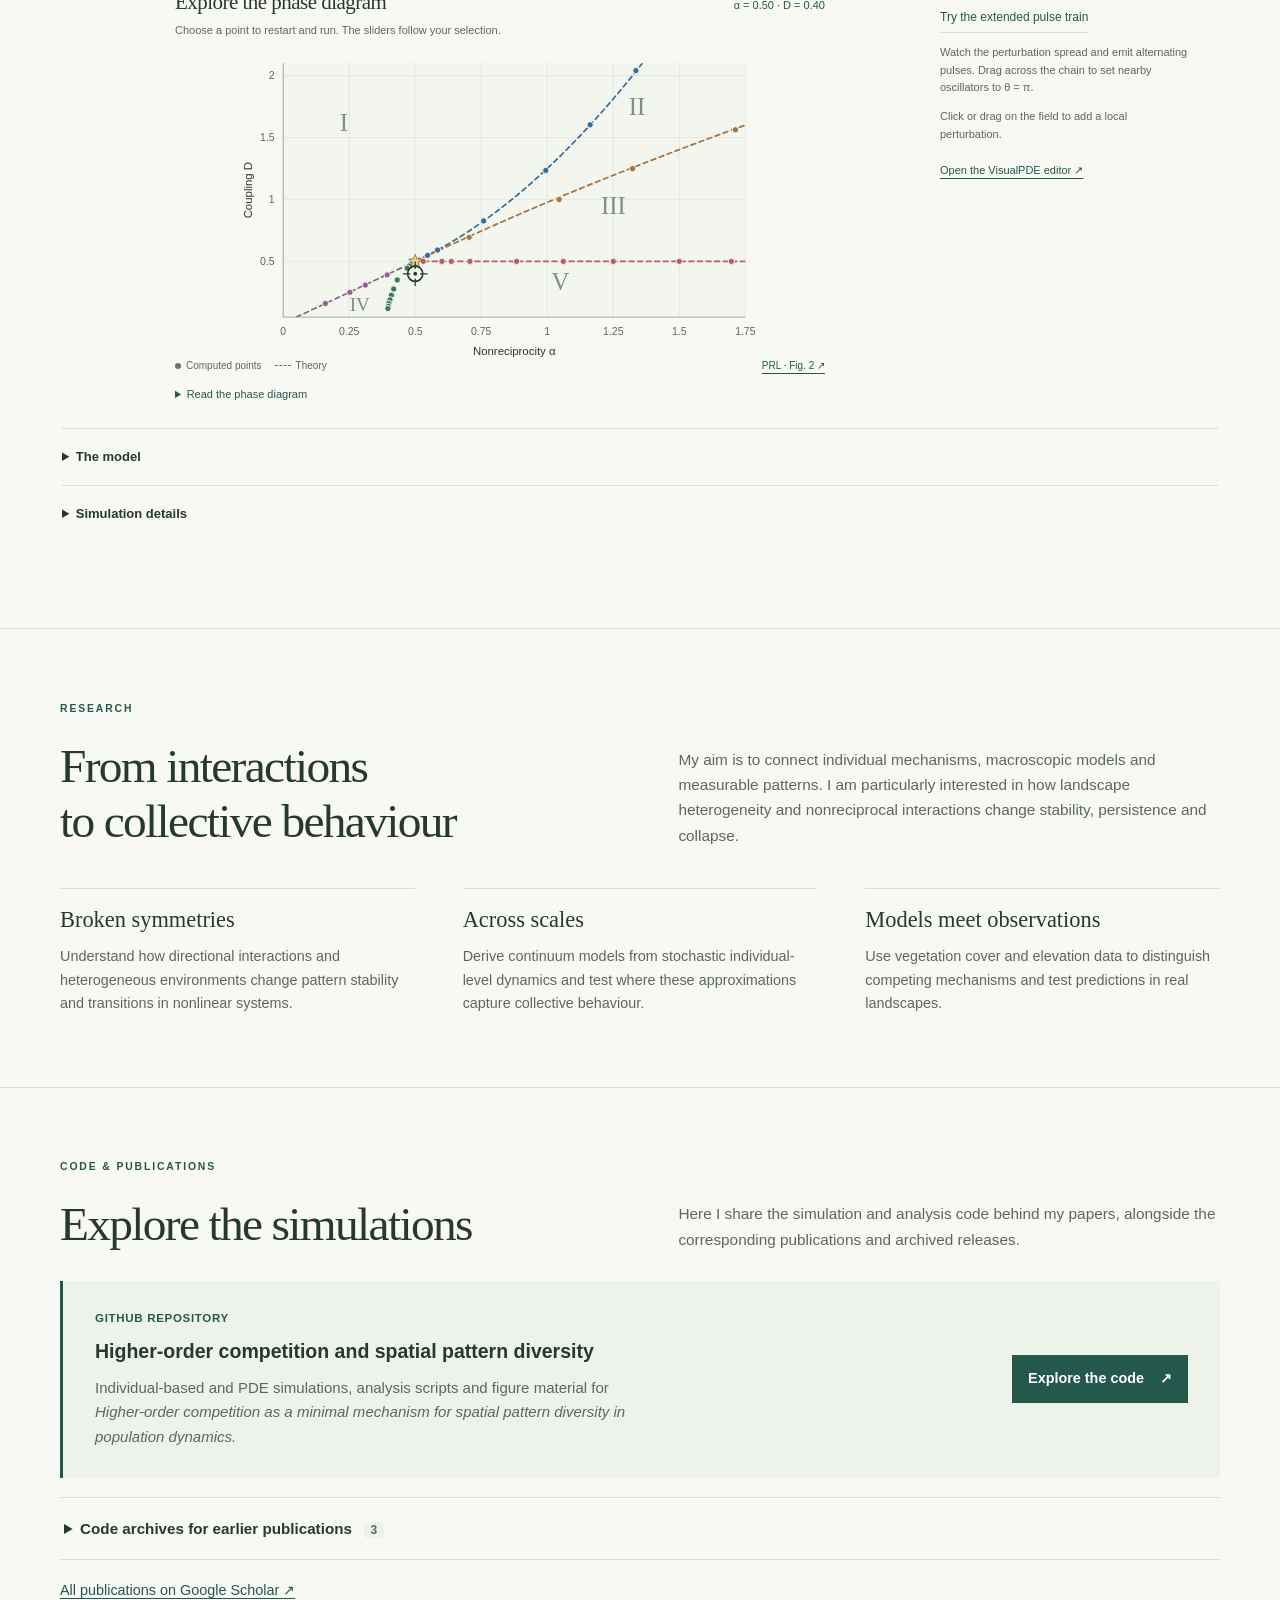
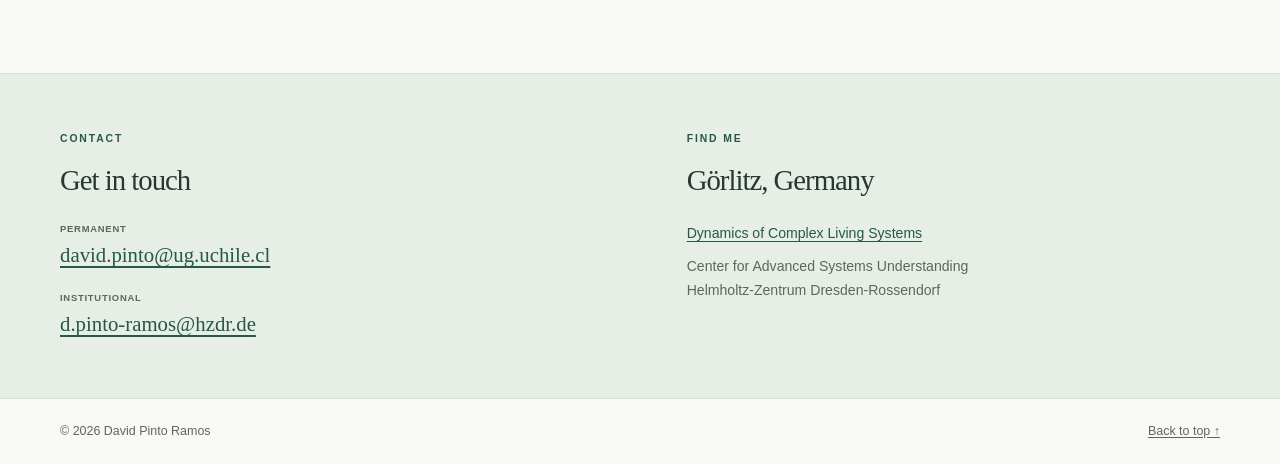
<file: research.html>
<!doctype html>
<html lang="en"><head><meta charset="utf-8"><meta name="viewport" content="width=device-width, initial-scale=1"><meta name="theme-color" content="#24584b"><title>Research | David Pinto Ramos</title><link rel="stylesheet" href="styles.css"><link rel="stylesheet" href="editorial.css?v=9"><link rel="stylesheet" href="visitor-map.css?v=3"><link rel="stylesheet" href="profile.css?v=20261030"><link rel="stylesheet" href="labyrinth.css?v=2"><script defer src="youtube-films.js?v=5"></script><script defer src="interactive-models.js?v=15"></script><script defer src="ibm-embed.js?v=2"></script>
<meta name="description" content="Explore David Pinto Ramos’s research on nonlinear dynamics, pattern formation and ecological systems, with interactive simulations and simulation code.">
<link rel="canonical" href="https://dpintoramos.github.io/research.html">
<meta property="og:type" content="website">
<meta property="og:url" content="https://dpintoramos.github.io/research.html">
<meta property="og:site_name" content="David Pinto Ramos">
<meta property="og:title" content="Research | David Pinto Ramos">
<meta property="og:description" content="Explore David Pinto Ramos’s research on nonlinear dynamics, pattern formation and ecological systems, with interactive simulations and simulation code.">
<meta property="og:image" content="https://dpintoramos.github.io/assets/portrait/david-pinto-ramos-museum.jpg">
<meta property="og:image:alt" content="David Pinto Ramos standing beside a painting in a museum">
<meta name="twitter:card" content="summary">
<meta name="twitter:title" content="Research | David Pinto Ramos">
<meta name="twitter:description" content="Explore David Pinto Ramos’s research on nonlinear dynamics, pattern formation and ecological systems, with interactive simulations and simulation code.">
<script type="application/ld+json">
{
  "@context": "https://schema.org",
  "@type": "CollectionPage",
  "url": "https://dpintoramos.github.io/research.html",
  "name": "Research | David Pinto Ramos",
  "description": "Explore David Pinto Ramos’s research on nonlinear dynamics, pattern formation and ecological systems, with interactive simulations and simulation code.",
  "inLanguage": "en",
  "about": {
    "@id": "https://dpintoramos.github.io/#person"
  },
  "isPartOf": {
    "@type": "WebSite",
    "url": "https://dpintoramos.github.io/",
    "name": "David Pinto Ramos"
  }
}
</script>
<script defer src="visitor-map.js?v=4"></script>
</head>
<body><a class="skip-link" href="#main">Skip to content</a>
    <header class="site-header" id="top"><div class="container header-inner"><a class="wordmark" href="index.html">David Pinto Ramos<span class="brand-dot" aria-hidden="true"></span></a><nav aria-label="Main navigation"><a href="index.html">Home</a><a href="research.html" aria-current="page">Research</a><a href="publications.html">Publications</a><a href="cv.html">CV</a></nav></div></header><main id="main"><section class="container page-intro research-page-intro"><p class="eyebrow">Research</p><h1>Research &amp;<br>simulations</h1><nav class="research-subnav" aria-label="Research sections"><a href="#ecological-physics">Physics of Ecological Systems</a><a href="#nonequilibrium-physics">Nonequilibrium Physics</a><a href="#research">Research aims</a><a href="#code">Code</a></nav></section>    <!-- SIMULATIONS: muted YouTube films autoplay and loop; posters are the fallback. -->
    <section class="simulation-section section container" id="simulations" aria-labelledby="simulations-title">
      <div class="section-heading research-category" id="ecological-physics">
        <div><p class="eyebrow">Populations &amp; landscapes</p><h2 id="simulations-title">Physics of Ecological Systems</h2></div>
        <div class="simulation-introduction"><p>From individual competition to collective spatial order. Explore how interactions, heterogeneity and transport shape populations and their resilience.</p><a class="live-jump" href="#interactive-simulations">Explore the live models <span aria-hidden="true">↓</span></a></div>
      </div>
      <div class="simulation-grid ecological-films">
        <figure class="simulation-film">
          <div class="film-frame">
          <div id="hoi-video" class="simulation-stage hoi-stage youtube-stage" data-youtube-id="W0gRZAx5kJw" data-video-title="Higher-order competition in population dynamics" data-video-status="hoi-video-status">
            <a class="youtube-preview" href="https://www.youtube.com/watch?v=W0gRZAx5kJw" aria-label="Play the higher-order competition simulation" aria-describedby="hoi-caption">
              <img src="assets/simulations/hoi-fullbleed-poster.png" width="720" height="784" loading="lazy" alt="">
              <span class="youtube-preview-control"><svg width="16" height="16" viewBox="0 0 16 16" aria-hidden="true"><path d="M4 2.5 13 8l-9 5.5Z" fill="currentColor"/></svg>Play film</span>
            </a>
          </div>
          </div>
          <figcaption id="hoi-caption">
            <p class="entry-meta">Higher-order competition</p>
            <h3>From spots to stripes and gaps</h3>
            <p>Each dot represents an individual. As higher-order competition increases, the population reorganises into spots, stripes and gaps. The legend above follows the interaction strength bγ.</p>
            <p class="simulation-note">Illustrative simulation · 1 min 18 s</p>
            <div class="film-links"><button class="film-toggle" type="button" data-film-toggle aria-controls="youtube-W0gRZAx5kJw" disabled hidden>Play film</button><a href="https://github.com/DPintoRamos/HOI_Competing_Populations">Explore the model and code <span aria-hidden="true">↗</span></a><a href="https://www.youtube.com/watch?v=W0gRZAx5kJw" target="_blank" rel="noopener">Watch on YouTube <span aria-hidden="true">↗</span></a></div>
            <p class="video-status" id="hoi-video-status" role="status" hidden></p>
          </figcaption>
        </figure>
        <figure class="simulation-film" id="hoi-labyrinth-film">
          <div class="film-frame">
            <div id="hoi-labyrinth-video" class="simulation-stage hoi-stage youtube-stage" data-youtube-id="Ci2gZN7DSro" data-video-title="From a random population to fluctuating labyrinths: higher-order competition" data-video-status="hoi-labyrinth-video-status">
              <a class="youtube-preview" href="https://www.youtube.com/watch?v=Ci2gZN7DSro" aria-label="Play the fluctuating labyrinth simulation" aria-describedby="hoi-labyrinth-caption">
                <img src="assets/simulations/hoi-labyrinth-poster.png" width="720" height="784" loading="lazy" alt="">
                <span class="youtube-preview-control"><svg width="16" height="16" viewBox="0 0 16 16" aria-hidden="true"><path d="M4 2.5 13 8l-9 5.5Z" fill="currentColor"/></svg>Play film</span>
              </a>
            </div>
          </div>
          <figcaption id="hoi-labyrinth-caption">
            <p class="entry-meta">Fixed interactions · demographic fluctuations</p>
            <h3>Fluctuating labyrinths</h3>
            <p>Starting from random positions, curved bands emerge and reorganise. Interaction strength stays fixed while random births and deaths keep the pattern moving.</p>
            <p class="simulation-note">Individual-based simulation · 1 min</p>
            <div class="film-links"><button class="film-toggle" type="button" data-film-toggle aria-controls="youtube-Ci2gZN7DSro" disabled hidden>Play film</button><a href="https://arxiv.org/abs/2609.29725">Read the preprint <span aria-hidden="true">↗</span></a><a href="https://www.youtube.com/watch?v=Ci2gZN7DSro" target="_blank" rel="noopener">Watch on YouTube <span aria-hidden="true">↗</span></a></div>
            <p class="video-status" id="hoi-labyrinth-video-status" role="status" hidden></p>
          </figcaption>
        </figure>
        <figure class="simulation-film" id="physica-d" aria-labelledby="physica-d-film-title">
          <div class="film-frame">
          <div id="ibm-video" class="simulation-stage hoi-stage youtube-stage" data-youtube-id="TXAbj-0A9jM" data-video-title="From irregular clusters to hexagonal patterns: individual-based population dynamics" data-video-status="ibm-video-status">
            <a class="youtube-preview" href="https://www.youtube.com/watch?v=TXAbj-0A9jM" aria-label="Play the individual-based competition simulation" aria-describedby="ibm-caption">
              <img src="assets/simulations/physica-d-kernel-poster.webp?v=3" width="720" height="784" loading="lazy" alt="">
              <span class="youtube-preview-control"><svg width="16" height="16" viewBox="0 0 16 16" aria-hidden="true"><path d="M4 2.5 13 8l-9 5.5Z" fill="currentColor"/></svg>Play film</span>
            </a>
          </div>
          </div>
          <figcaption id="ibm-caption">
            <p class="entry-meta">Individual-based dynamics · Physica D</p>
            <h3 id="physica-d-film-title">From irregular aggregates to ordered clusters</h3>
            <p>Individuals reproduce, disperse and compete. As the competition kernel becomes sharper, irregular aggregates give way to clusters with local hexagonal order. The slider follows the competition-kernel exponent p, from 0.1 to 16.</p>
            <p class="simulation-note">Individual-based simulation · 1 min 12 s</p>
            <div class="film-links"><button class="film-toggle" type="button" data-film-toggle aria-controls="youtube-TXAbj-0A9jM" disabled hidden>Play film</button><a href="https://doi.org/10.1016/j.physd.2025.134703">Read the paper <span aria-hidden="true">↗</span></a><a href="https://www.youtube.com/watch?v=TXAbj-0A9jM" target="_blank" rel="noopener">Watch on YouTube <span aria-hidden="true">↗</span></a></div>
            <p class="video-status" id="ibm-video-status" role="status" hidden></p>
          </figcaption>
        </figure>
      </div>
      <div class="ibm-pilot-entry" id="ibm-pilot-entry"></div>
      <section class="interactive-models" id="interactive-simulations" aria-labelledby="interactive-title" data-live-models data-default-model="grl">
        <div class="interactive-heading">
          <div><p class="eyebrow">Explore the equations</p><h3 id="interactive-title">Patterns, live.</h3></div>
          <a class="visualpde-credit" href="https://visualpde.com/" target="_blank" rel="noopener"><img src="lab/visualpde/assets/images/logo-light.webp" width="44" height="40" alt=""><span>Powered by <strong>VisualPDE</strong> <span aria-hidden="true">↗</span></span></a>
        </div>
        <div class="live-model-tabs" role="group" aria-label="Choose a live model">
          <button type="button" data-open-model="grl" aria-pressed="true" aria-controls="live-model-panel"><span>Clustering</span><small>GRL · 2025</small></button>
          <button type="button" data-open-model="science" aria-pressed="false" aria-controls="live-model-panel"><span>Topological defects</span><small>Science Advances · 2023</small></button>
          <button type="button" data-open-model="pnas" aria-pressed="false" aria-controls="live-model-panel"><span>Patterns &amp; resilience</span><small>PNAS · 2026</small></button>
        </div>
        <div class="live-model-panel" id="live-model-panel" data-live-panel>
          <p class="live-loading" id="live-loading" data-live-loading role="status">Preparing the simulation…</p>
          <div id="live-model-mount" data-live-mount></div>
        </div>
        <p class="live-file-help" id="live-file-help" data-live-file-help hidden>To explore the live models locally, serve this folder over HTTP. See the <a href="README.md">local preview instructions</a>.</p>
        <noscript><p><a href="lab/index.html">Open the interactive models</a>. JavaScript is needed to run the simulations.</p></noscript>
      </section>
    </section>

    <section class="section container physics-section" id="nonequilibrium-physics" aria-labelledby="physics-title">
      <div class="section-heading research-category">
        <div><p class="eyebrow">Waves, fluctuations &amp; defects</p><h2 id="physics-title">Nonequilibrium Physics</h2></div>
        <p>Broken reciprocity sets waves in motion. Fluctuations sustain new structures. Follow the formation of travelling pulses, moving phase walls and vortices.</p>
      </div>
      <section class="interactive-models physics-models" aria-label="Nonequilibrium physics simulations" data-live-models data-default-model="prl">
        <div class="interactive-heading">
          <div><p class="eyebrow">Explore the equations</p><h3>Order through motion.</h3></div>
          <a class="visualpde-credit" href="https://visualpde.com/" target="_blank" rel="noopener"><img src="lab/visualpde/assets/images/logo-light.webp" width="44" height="40" alt=""><span>Powered by <strong>VisualPDE</strong> <span aria-hidden="true">↗</span></span></a>
        </div>
        <div class="live-model-tabs" role="group" aria-label="Choose a physics model">
          <button type="button" data-open-model="prl" aria-pressed="true" aria-controls="physics-model-panel"><span>Nonreciprocal waves</span><small>PRL · 2021</small></button>
          <button type="button" data-open-model="noise" aria-pressed="false" aria-controls="physics-model-panel"><span>Noise-sustained structures</span><small>Nonlinear Dynamics · 2025</small></button>
          <button type="button" data-open-model="gl" aria-pressed="false" aria-controls="physics-model-panel"><span>Vortices</span><small>Nematic liquid crystals · 2022</small></button>
        </div>
        <div class="live-model-panel" id="physics-model-panel" data-live-panel>
          <p class="live-loading" data-live-loading role="status">Preparing the simulation…</p>
          <div data-live-mount></div>
        </div>
        <p class="live-file-help" data-live-file-help hidden>To explore the live models locally, serve this folder over HTTP. See the <a href="README.md">local preview instructions</a>.</p>
        <noscript><p><a href="lab/physics.html">Open the physics models</a>. JavaScript is needed to run the simulations.</p></noscript>
      </section>
    </section>

    <!-- RESEARCH AIMS: prospective goals, not claims of completed results. -->
    <section class="research-section section" id="research" aria-labelledby="research-title">
      <div class="container">
        <div class="section-heading">
          <div><p class="eyebrow">Research</p><h2 id="research-title">From interactions<br>to collective behaviour</h2></div>
          <p>My aim is to connect individual mechanisms, macroscopic models and measurable patterns. I am particularly interested in how landscape heterogeneity and nonreciprocal interactions change stability, persistence and collapse.</p>
        </div>
        <ul class="research-aims">
          <li><h3>Broken symmetries</h3><p>Understand how directional interactions and heterogeneous environments change pattern stability and transitions in nonlinear systems.</p></li>
          <li><h3>Across scales</h3><p>Derive continuum models from stochastic individual-level dynamics and test where these approximations capture collective behaviour.</p></li>
          <li><h3>Models meet observations</h3><p>Use vegetation cover and elevation data to distinguish competing mechanisms and test predictions in real landscapes.</p></li>
        </ul>
      </div>
    </section>

    <!-- CODE: keep each repository or archive paired with its corresponding paper. -->
    <section class="section container" id="code" aria-labelledby="code-title">
      <div class="section-heading compact">
        <div><p class="eyebrow">Code &amp; publications</p><h2 id="code-title">Explore the simulations</h2></div>
        <p>Here I share the simulation and analysis code behind my papers, alongside the corresponding publications and archived releases.</p>
      </div>
      <article class="featured-code">
        <div>
          <p class="entry-meta">GitHub repository</p>
          <h3>Higher-order competition and spatial pattern diversity</h3>
          <p>Individual-based and PDE simulations, analysis scripts and figure material for <em>Higher-order competition as a minimal mechanism for spatial pattern diversity in population dynamics.</em></p>
        </div>
        <a class="button" href="https://github.com/DPintoRamos/HOI_Competing_Populations">Explore the code <span aria-hidden="true">↗</span></a>
      </article>

      <details class="archives">
        <summary>Code archives for earlier publications <span class="archive-count">3</span></summary>
        <div class="archive-list">
          <article class="archive-entry">
            <div><p class="entry-meta">PNAS · 2026</p><h3>How spatial patterns can lead to less resilient ecosystems</h3></div>
            <div class="entry-links"><a href="https://doi.org/10.1073/pnas.2511994123" aria-label="Read the PNAS paper on patterns and resilience">Paper ↗</a><a href="https://doi.org/10.14278/rodare.3744" aria-label="Open the RODARE code archive for the PNAS paper">Code ↗</a></div>
          </article>
          <article class="archive-entry">
            <div><p class="entry-meta">Geophysical Research Letters · 2025</p><h3>Aperiodic clustered and periodic hexagonal vegetation spot arrays explained by inhomogeneous environments and climate trends in arid ecosystems</h3></div>
            <div class="entry-links"><a href="https://doi.org/10.1029/2025GL118462" aria-label="Read the paper on vegetation spot arrays">Paper ↗</a><a href="https://doi.org/10.14278/rodare.3983" aria-label="Open the RODARE code archive for the vegetation spot arrays paper">Code ↗</a></div>
          </article>
          <article class="archive-entry">
            <div><p class="entry-meta">Physica D · 2025</p><h3>Exact expression for the propagating front velocity in nonlinear discrete systems under nonreciprocal coupling</h3></div>
            <div class="entry-links"><a href="https://doi.org/10.1016/j.physd.2025.134665" aria-label="Read the paper on propagating front velocity">Paper ↗</a><a href="https://doi.org/10.14278/rodare.3708" aria-label="Open the RODARE code archive for the front velocity paper">Code ↗</a></div>
          </article>
        </div>
      </details>
      <p class="all-publications"><a href="https://scholar.google.com/citations?user=i-g7DuUAAAAJ">All publications on Google Scholar <span aria-hidden="true">↗</span></a></p>
    </section>

    <!-- CONTACT: both email addresses are also visible in the introduction. -->
    <section class="contact-section" id="contact" aria-labelledby="contact-title">
      <div class="container contact-inner">
        <div class="contact-column contact-primary">
          <p class="eyebrow">Contact</p><h2 id="contact-title">Get in touch</h2>
          <div class="contact-emails">
            <div class="contact-item"><span class="email-label">Permanent</span><a class="contact-email" href="mailto:david.pinto@ug.uchile.cl">david.pinto@ug.uchile.cl</a></div>
            <div class="contact-item"><span class="email-label">Institutional</span><a class="contact-email" href="mailto:d.pinto-ramos@hzdr.de">d.pinto-ramos@hzdr.de</a></div>
          </div>
        </div>
        <div class="contact-column contact-details">
          <p class="eyebrow">Find me</p>
          <h3 class="contact-heading">Görlitz, Germany</h3>
          <address><a href="https://www.casus.science/dynamics-of-complex-living-systems/">Dynamics of Complex Living Systems</a><span>Center for Advanced Systems Understanding</span><span>Helmholtz-Zentrum Dresden-Rossendorf</span></address>
        </div>
        <section class="contact-column visitor-map" id="visitors" hidden aria-labelledby="visitors-title">
          <p class="eyebrow">Visitors</p>
          <h3 class="contact-heading" id="visitors-title">Thanks for visiting</h3>
          <div class="visitor-map-figure" id="visitor-map-mount"></div>
          <div class="visitor-map-copy">
            <a class="visitor-map-source" href="https://mapmyvisitors.com/web/1c8wo" target="_blank" rel="noopener">Visitors around the world · MapMyVisitors <span aria-hidden="true">↗</span></a>
          </div>
        </section>
      </div>
    </section>
</main><footer class="container site-footer"><span>© 2026 David Pinto Ramos</span><a href="#top">Back to top ↑</a></footer></body></html>
</file>
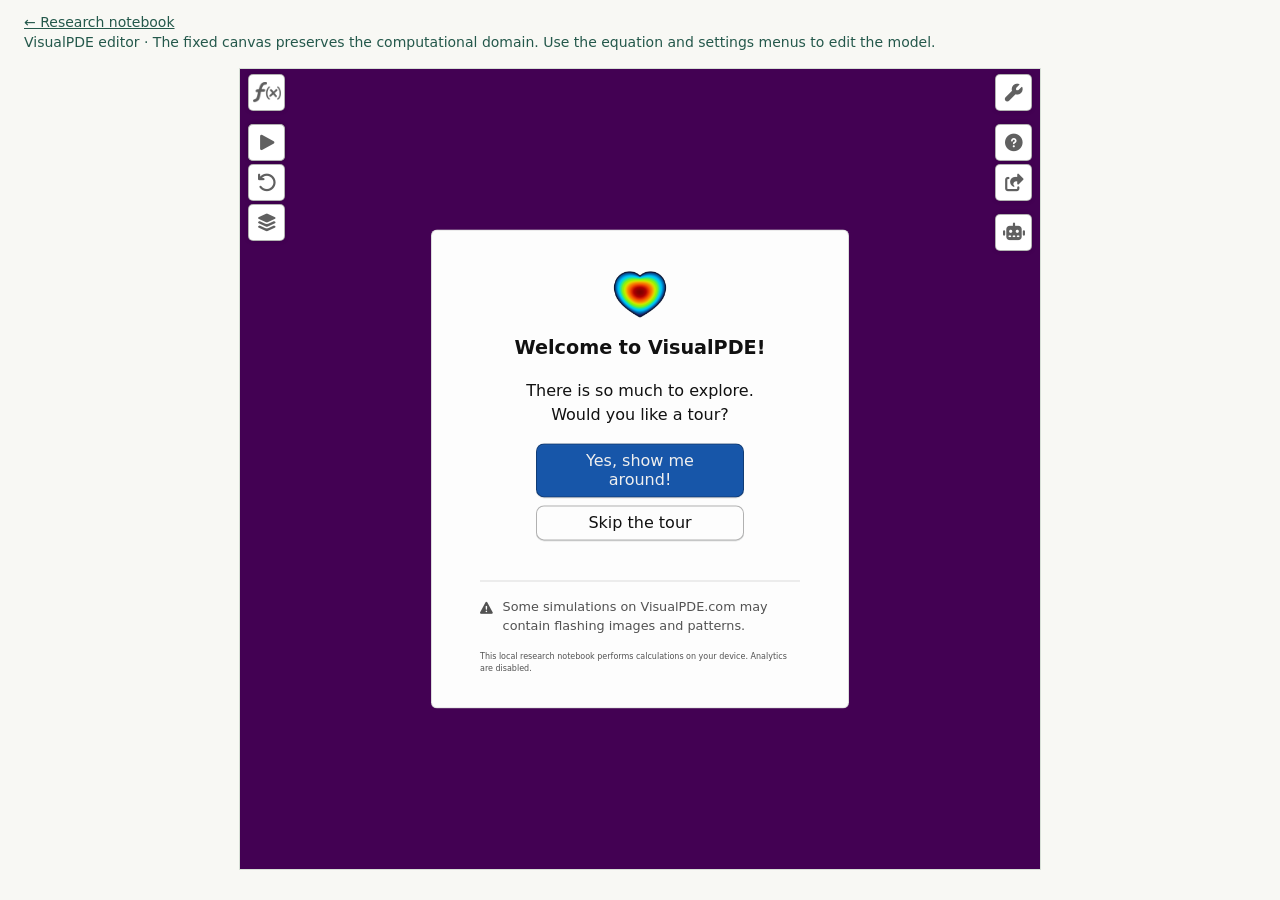
<file: lab/editor.html>
<!doctype html><html lang="en"><head><meta charset="utf-8"><meta name="viewport" content="width=device-width,initial-scale=1"><title>Model editor · VisualPDE</title><style>body{margin:0;background:#f8f8f4;font:14px system-ui;color:#24584b}header{padding:14px 24px}a{color:inherit}iframe{display:block;border:1px solid #d7dfd6;margin:0 auto;max-width:none}p{margin:4px 0}</style></head><body><header><a href="index.html">← Research notebook</a><p>VisualPDE editor · The fixed canvas preserves the computational domain. Use the equation and settings menus to edit the model.</p></header><iframe id="engine" title="VisualPDE model editor" allow="fullscreen"></iframe><script>const p=new URLSearchParams(location.search),f=document.getElementById('engine');f.width=Number(p.get('width'))||800;f.height=Number(p.get('height'))||800;f.src='visualpde/sim/index.html'+location.hash;</script></body></html>
</file>
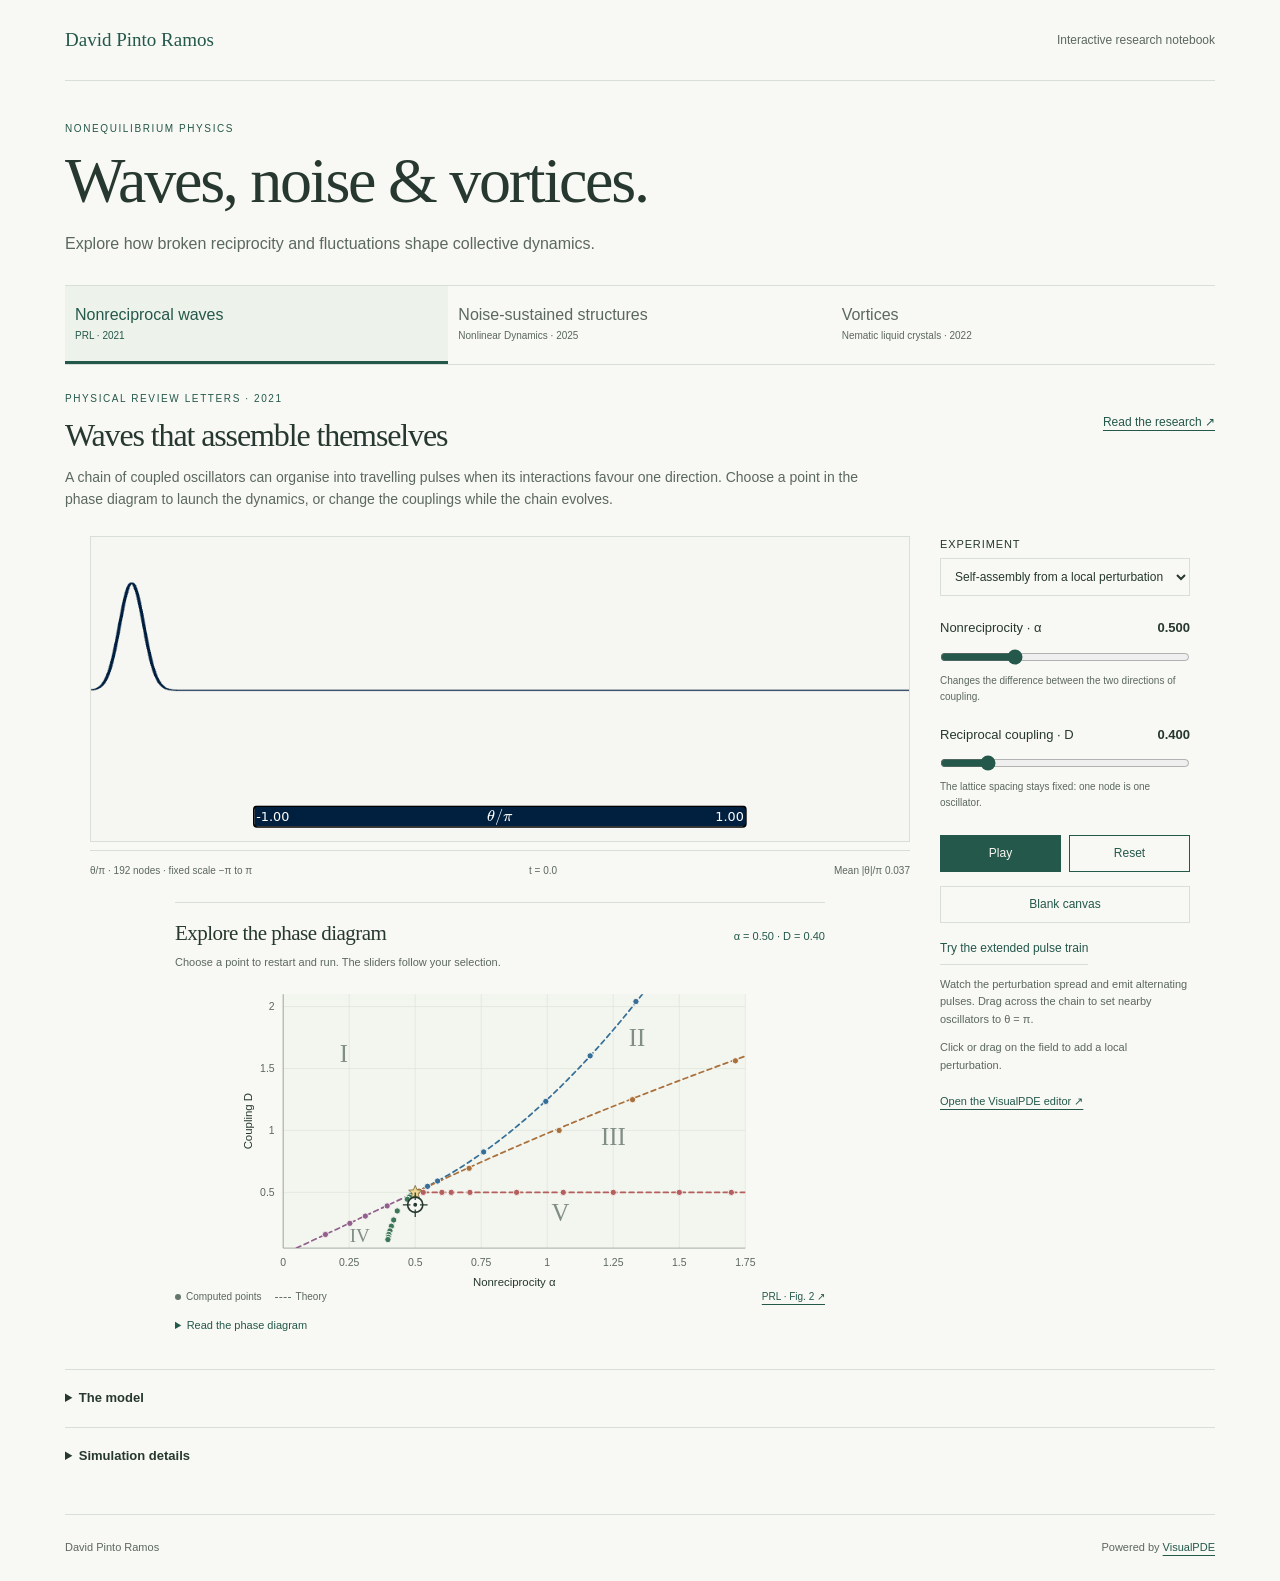
<file: lab/physics.html>
<!doctype html>
<html lang="en">
<head>
  <meta charset="utf-8"><meta name="viewport" content="width=device-width, initial-scale=1">
  <meta name="theme-color" content="#24584b">
  <title>Nonequilibrium Physics — David Pinto Ramos</title>
  <script>if(new URLSearchParams(location.search).get('embedded')==='1')document.documentElement.classList.add('embedded');</script>
  <link rel="stylesheet" href="lab.css">
  <link rel="stylesheet" href="physics.css?v=2">
  <link rel="stylesheet" href="prl-phase-map.css?v=1">
</head>
<body>
  <header class="shell header"><a href="../index.html#nonequilibrium-physics">David Pinto Ramos</a><span>Interactive research notebook</span></header>
  <main class="shell">
    <section class="intro"><p class="eyebrow">Nonequilibrium Physics</p><h1>Waves, noise &amp; vortices.</h1><p>Explore how broken reciprocity and fluctuations shape collective dynamics.</p></section>
    <div class="tabs" role="tablist" aria-label="Research model">
      <button id="tab-prl" role="tab" aria-selected="true" aria-controls="workspace" data-model="prl"><span>Nonreciprocal waves</span><small>PRL · 2021</small></button>
      <button id="tab-noise" role="tab" aria-selected="false" aria-controls="workspace" data-model="noise"><span>Noise-sustained structures</span><small>Nonlinear Dynamics · 2025</small></button>
      <button id="tab-gl" role="tab" aria-selected="false" aria-controls="workspace" data-model="gl"><span>Vortices</span><small>Nematic liquid crystals · 2022</small></button>
    </div>
    <section id="workspace" role="tabpanel" aria-labelledby="tab-prl">
      <div class="workspace-head"><div><p id="model-kicker" class="eyebrow"></p><h2 id="model-title"></h2></div><a id="paper-link" target="_blank" rel="noopener">Read the research ↗</a></div>
      <p id="model-description" class="description"></p>
      <div class="experiment">
        <div class="field-column">
          <div id="simulation-shell"><iframe id="simulation" title="Interactive physics simulation powered by VisualPDE" allow="fullscreen" loading="eager"></iframe><p id="loading" role="status">Preparing the model…</p></div>
          <div class="field-footer"><span id="field-label"></span><span id="clock">t = 0</span><span id="mean">—</span></div>
          <div id="view-controls" class="view-controls" hidden><label for="view">View</label><select id="view"></select></div>
          <div id="phase-map" hidden></div>
        </div>
        <aside aria-label="Simulation controls">
          <label class="select-label" for="regime">Experiment</label><select id="regime"></select>
          <div id="controls"></div>
          <div class="actions"><button id="play" class="primary" disabled>Play</button><button id="reset">Reset</button></div>
          <button id="blank" class="blank-button" aria-pressed="false">Blank canvas</button>
          <button id="suggestion" class="suggestion"></button>
          <p id="try-note" class="hint"></p>
          <p id="draw-note" class="hint">Click or drag on the field to add a local perturbation.</p>
          <a id="editor-link" target="_blank" rel="noopener">Open the VisualPDE editor ↗</a>
        </aside>
      </div>
      <details class="equations"><summary>The model</summary><div id="equation" class="equation"></div><p id="equation-note"></p><div id="parameter-notes"></div></details>
      <details class="methods"><summary>Simulation details</summary><div id="methods"></div><p><a id="preset-link" download>Download simulation settings (JSON)</a> · <a id="provenance-link">Sources and methods (JSON)</a> · <a href="visualpde/LICENSE.md">Software licences</a></p></details>
    </section>
    <footer>David Pinto Ramos <span>Powered by <a href="https://visualpde.com">VisualPDE</a></span></footer>
  </main>
  <div id="file-help" hidden>This laboratory needs an HTTP server. See the <a href="../README.md">local preview instructions</a>, then open the page through that server.</div>
  <script>if(location.protocol==='file:')document.getElementById('file-help').hidden=false;</script>
  <script type="module" src="physics.js?v=6"></script>
</body>
</html>
</file>
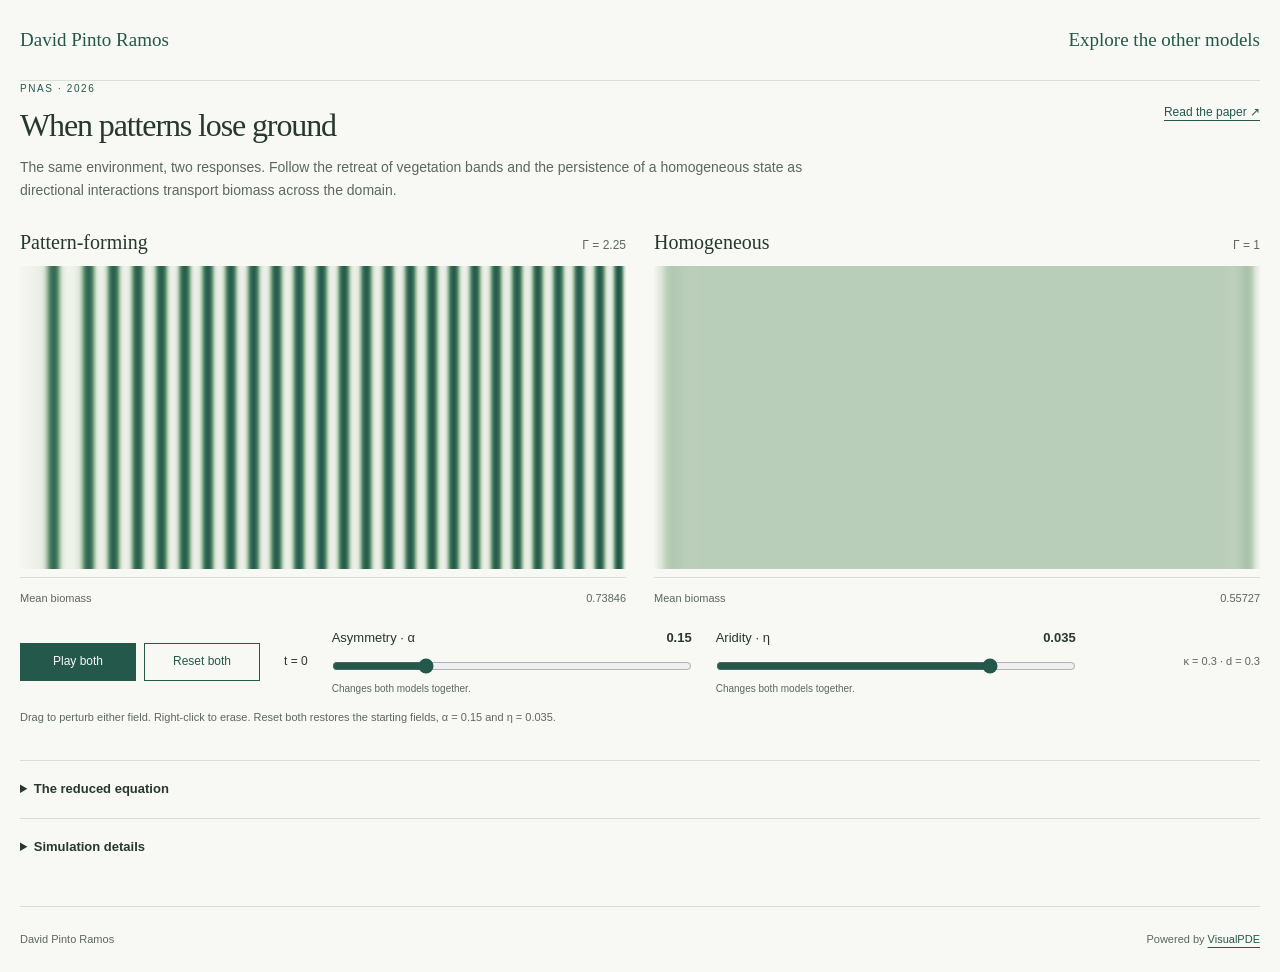
<file: lab/pnas.html>
<!doctype html>
<html lang="en">
<head>
<meta charset="utf-8"><meta name="viewport" content="width=device-width, initial-scale=1"><meta name="theme-color" content="#24584b">
<title>Patterns and resilience — David Pinto Ramos</title>
<script>if(new URLSearchParams(location.search).get('embedded')==='1')document.documentElement.classList.add('embedded');</script>
<link rel="stylesheet" href="lab.css"><link rel="stylesheet" href="pnas.css?v=5">
</head>
<body>
<header class="shell header"><a href="../index.html">David Pinto Ramos</a><a href="index.html">Explore the other models</a></header>
<main class="shell">
<section id="workspace">
<div class="workspace-head"><div><p class="eyebrow">PNAS · 2026</p><h2>When patterns lose ground</h2></div><a href="https://doi.org/10.1073/pnas.2511994123" target="_blank" rel="noopener">Read the paper ↗</a></div>
<p class="description">The same environment, two responses. Follow the retreat of vegetation bands and the persistence of a homogeneous state as directional interactions transport biomass across the domain.</p>
<div class="comparison" aria-label="Synchronised comparison">
<article><div class="panel-title"><h3>Pattern-forming</h3><span>Γ = 2.25</span></div><div class="comparison-field"><iframe id="patterns" title="Pattern-forming regime"></iframe></div><div class="field-footer"><span>Mean biomass</span><output id="patterns-mean">—</output></div></article>
<article><div class="panel-title"><h3>Homogeneous</h3><span>Γ = 1</span></div><div class="comparison-field"><iframe id="homogeneous" title="Homogeneous regime"></iframe></div><div class="field-footer"><span>Mean biomass</span><output id="homogeneous-mean">—</output></div></article>
</div>
<div class="comparison-controls"><div class="actions"><button id="play" class="primary" disabled>Play both</button><button id="reset">Reset both</button></div><span id="clock">t = 0</span><div class="control shared-parameter"><label for="alpha">Asymmetry · α <output id="alpha-value" for="alpha">0.15</output></label><input id="alpha" type="range" min="0" max="0.6" step="0.01" value="0.15" aria-describedby="alpha-help" disabled><small id="alpha-help">Changes both models together.</small></div><div class="control shared-parameter"><label for="eta">Aridity · η <output id="eta-value" for="eta">0.035</output></label><input id="eta" type="range" min="-0.05" max="0.06" step="0.001" value="0.035" aria-describedby="eta-help" disabled><small id="eta-help">Changes both models together.</small></div><span class="shared">κ = 0.3 · d = 0.3</span></div>
<p class="hint comparison-hint">Drag to perturb either field. Right-click to erase. Reset both restores the starting fields, α = 0.15 and η = 0.035.</p>
<p id="loading" class="comparison-loading" role="status">Preparing both models…</p>
<details class="equations"><summary>The reduced equation</summary><div class="equation">∂<sub>t</sub><em>b</em> = (−η + κ<em>b</em> − <em>b</em><sup>2</sup>/2)<em>b</em> + <em>d</em>∇<sup>2</sup><em>b</em> − <em>b</em>(α∂<sub>x</sub> + Γ∂<sub>x</sub><sup>2</sup> + ∂<sub>x</sub><sup>4</sup>)<em>b</em></div><p>The two panels differ only in the antidiffusion coefficient Γ. Their initial states are prepared with the same parameter history, and both advance through the same elapsed time.</p></details>
<details class="methods"><summary>Simulation details</summary><p>This comparison follows the one-dimensional mechanism in the PNAS paper. The initial fields are constant along y; drawing adds local two-dimensional perturbations. Both are displayed through the same two-dimensional operator as the topological-defect model. Both use zero biomass at the two x boundaries and periodicity in y. Boundary bands can remain after the patterns retreat from the interior.</p><p id="numerics">Explicit Euler with identical grids and time steps in both panels.</p><p><a href="assets/pnas-comparison-provenance.json">Sources and methods (JSON)</a> · <a href="presets/pnas-patterns.json">Pattern preset</a> · <a href="presets/pnas-homogeneous.json">Homogeneous preset</a> · <a href="visualpde/LICENSE.md">Software licences</a></p></details>
</section>
<footer>David Pinto Ramos <span>Powered by <a href="https://visualpde.com">VisualPDE</a></span></footer>
</main>
<script type="module" src="pnas.js?v=8"></script>
</body></html>
</file>
<file: styles.css>
:root {
  color-scheme: light;
  --paper: #f8f8f4;
  --ink: #22342f;
  --muted: #55665f;
  --green: #24584b;
  --line: #d9e2da;
  --soft: #eef2eb;
}
* { box-sizing: border-box; }
html { scroll-behavior: smooth; scroll-padding-top: 1.5rem; }
body { margin: 0; background: var(--paper); color: var(--ink); font-family: -apple-system, BlinkMacSystemFont, "Segoe UI", sans-serif; line-height: 1.65; }
a { color: var(--green); text-underline-offset: .2em; }
a:hover { text-decoration-thickness: 2px; }
a:focus-visible, summary:focus-visible { outline: 3px solid #ad642c; outline-offset: 5px; border-radius: 3px; }
img { display: block; max-width: 100%; }
.container { width: min(1120px, calc(100% - 3rem)); margin-inline: auto; }
.skip-link { position: absolute; top: -100px; left: 1rem; z-index: 10; padding: .6rem 1rem; background: white; }
.skip-link:focus { top: .5rem; }
.site-header { border-bottom: 1px solid var(--line); }
.header-inner { min-height: 82px; display: flex; justify-content: space-between; align-items: center; gap: 1.2rem; }
.wordmark { display: flex; align-items: center; gap: .7rem; color: var(--ink); font-size: .95rem; font-weight: 720; text-decoration: none; }
.brand-dot { width: 7px; height: 7px; background: var(--green); border-radius: 50%; }
nav { display: flex; gap: 1.8rem; }
nav a { padding-block: .6rem; color: var(--muted); font-size: .9rem; text-decoration: none; }
nav a:hover { color: var(--green); text-decoration: underline; }
.intro { display: grid; grid-template-columns: minmax(0, 1.02fr) minmax(0, 1fr); align-items: center; gap: clamp(2rem, 4.5vw, 4.5rem); padding-block: clamp(3.5rem, 7vw, 6.5rem); }
.eyebrow { margin: 0 0 1rem; color: var(--green); font-size: .73rem; font-weight: 800; letter-spacing: .14em; text-transform: uppercase; }
h1, h2, h3 { line-height: 1.15; }
h1 { margin: 0 0 1.35rem; font-family: Georgia, "Times New Roman", serif; font-size: clamp(3.6rem, 6.2vw, 5.5rem); font-weight: 400; letter-spacing: -.055em; }
.research-line { margin: 0 0 1.35rem; color: var(--green); font-size: .82rem; font-weight: 670; line-height: 1.6; }
.intro-copy > p:not(.eyebrow):not(.research-line) { max-width: 53ch; margin-block: 1rem; color: var(--muted); font-size: 1rem; }
.intro-copy > p.lead { color: var(--ink) !important; font-size: 1.18rem !important; line-height: 1.6; }
.intro-copy strong { color: var(--ink); font-weight: 650; }
.email-link { display: inline-flex; align-items: center; gap: .55rem; margin-top: .6rem; font-size: 1.05rem; font-weight: 700; text-decoration: none; }
.email-link:hover { text-decoration: underline; }
.email-link span { overflow-wrap: anywhere; }
.email-link svg { flex: none; }
.email-list { display: flex; flex-wrap: wrap; gap: .8rem 1.5rem; margin-top: 1.3rem; }
.email-list .email-link { margin-top: 0; align-items: center; font-size: .96rem; }
.email-text { display: grid; gap: .12rem; }
.email-label { display: block; color: var(--muted); font-size: .65rem; font-weight: 650; line-height: 1.5; letter-spacing: .08em; text-transform: uppercase; }
.contact-emails { display: grid; gap: .9rem; }
.contact-item { display: grid; gap: .15rem; }
.profiles { display: flex; flex-wrap: wrap; gap: .5rem 1.05rem; margin: 1.15rem 0 0; padding: 0; list-style: none; }
.profiles a { display: inline-block; padding-block: .2rem; font-size: .84rem; font-weight: 620; text-decoration: none; }
.profiles a:hover { text-decoration: underline; }
.profiles span { color: var(--muted); }
.landscapes { margin: 0; }
.figure-heading { display: flex; justify-content: space-between; gap: 1rem; padding-bottom: 1rem; border-bottom: 1px solid var(--line); color: var(--muted); font-size: .73rem; letter-spacing: .02em; }
.landscape-grid { display: grid; grid-template-columns: 1fr 1fr; gap: .5rem .1rem; padding-block: 1.8rem 1.5rem; align-items: end; }
.landscape-grid img { width: 100%; height: auto; }
figcaption { padding-top: 1rem; border-top: 1px solid var(--line); font-size: .82rem; line-height: 1.6; color: var(--ink); }
figcaption span { color: var(--muted); font-size: .76rem; }
.section { padding-block: clamp(3rem, 5.5vw, 5rem); }
.simulation-section { border-top: 1px solid var(--line); }
.simulation-grid { display: grid; grid-template-columns: repeat(2, minmax(0, 1fr)); gap: clamp(2rem, 5vw, 4.5rem); }
.simulation-film { min-width: 0; margin: 0; }
.simulation-stage { display: grid; place-items: center; aspect-ratio: 1; overflow: hidden; background: #f8f8f4; border: 1px solid var(--line); }
.simulation-stage video { display: block; width: 100%; height: auto; max-height: 100%; }
.hoi-stage { position: relative; aspect-ratio: 45 / 49; border: 0; background: transparent; }
.hoi-stage video { position: absolute; inset: 0; width: 100%; height: 100%; object-fit: contain; }
.clustering-stage { margin-top: 8.888889%; }
.clustering-stage video { width: min(100%, 320px); }
.simulation-film figcaption { margin-top: 1.1rem; padding-top: 1.1rem; }
.simulation-film h3 { margin: .3rem 0 .8rem; font-family: Georgia, "Times New Roman", serif; font-size: 1.55rem; font-weight: 400; line-height: 1.2; letter-spacing: -.025em; }
.simulation-film figcaption > p:not(.entry-meta) { margin: 0 0 .8rem; color: var(--muted); font-family: -apple-system, BlinkMacSystemFont, "Segoe UI", sans-serif; font-size: .92rem; line-height: 1.7; }
.simulation-film figcaption a { font-family: -apple-system, BlinkMacSystemFont, "Segoe UI", sans-serif; font-size: .87rem; }
.simulation-film figcaption .simulation-note { font-size: .76rem !important; }
.simulation-film .entry-meta { font-family: -apple-system, BlinkMacSystemFont, "Segoe UI", sans-serif; }
.research-section { background: var(--soft); border-block: 1px solid var(--line); }
.section-heading { display: grid; grid-template-columns: minmax(0, .9fr) minmax(0, 1.1fr); gap: clamp(2rem, 6vw, 5rem); align-items: end; margin-bottom: 2.5rem; }
.section-heading > p { margin: 0; color: var(--muted); font-size: 1rem; }
h2 { margin: 0; font-family: Georgia, "Times New Roman", serif; font-size: clamp(2rem, 3.2vw, 2.8rem); font-weight: 400; letter-spacing: -.035em; }
.research-aims { display: grid; grid-template-columns: repeat(3, minmax(0, 1fr)); gap: 2.5rem; padding: 0; margin: 0; list-style: none; }
.research-aims li { padding-top: 1rem; border-top: 1px solid #b8c9bb; }

.research-aims h3 { margin: 0 0 .6rem; font-size: 1.08rem; font-weight: 700; line-height: 1.35; }
.research-aims p { margin: 0; color: var(--muted); font-size: .94rem; }
.compact { margin-bottom: 1.8rem; }
.featured-code { display: grid; grid-template-columns: minmax(0, 1fr) auto; align-items: center; gap: 2rem; padding: 1.75rem 2rem; border: 1px solid #cbd9ce; border-radius: 10px; background: #f0f5ef; }
.entry-meta { margin: 0 0 .65rem; color: var(--green); font-size: .72rem; font-weight: 750; letter-spacing: .06em; text-transform: uppercase; }
.featured-code h3 { margin: 0 0 .7rem; font-size: 1.22rem; line-height: 1.35; }
.featured-code p:last-child { max-width: 67ch; margin: 0; color: var(--muted); font-size: .94rem; }
.button { display: inline-flex; justify-content: center; align-items: center; gap: 1rem; padding: .75rem 1rem; border-radius: 6px; background: var(--green); color: white; font-size: .9rem; font-weight: 680; text-decoration: none; white-space: nowrap; }
.button:hover { background: #173f35; }
.archives { margin-top: 1.2rem; border-block: 1px solid var(--line); }
summary { cursor: pointer; padding: 1.1rem .25rem; color: var(--ink); font-size: .95rem; font-weight: 650; }
summary:hover { color: var(--green); }
.archive-count { padding: .08rem .4rem; margin-left: .5rem; border-radius: 4px; background: var(--soft); color: var(--muted); font-size: .75rem; }
.archive-entry { display: grid; grid-template-columns: minmax(0, 1fr) auto; gap: 1.5rem; align-items: center; padding: 1.5rem .25rem; border-top: 1px solid var(--line); }
.archive-entry h3 { max-width: 80ch; margin: 0; font-size: 1rem; font-weight: 580; line-height: 1.45; }
.entry-links { display: flex; gap: 1rem; white-space: nowrap; font-size: .87rem; }
.entry-links a { padding-block: .4rem; }
.all-publications { margin: 1.2rem 0 0; font-size: .9rem; }
.contact-section { padding-block: 3.5rem; background: #e7eee5; border-block: 1px solid #d0ddcf; }
.contact-inner { display: flex; justify-content: space-between; align-items: center; flex-wrap: wrap; gap: 2rem; }
.contact-inner h2 { margin-bottom: .8rem; }
.contact-email { font-size: clamp(1.05rem, 2vw, 1.4rem); font-weight: 650; overflow-wrap: anywhere; }
address { color: #465d50; font-size: .91rem; font-style: normal; line-height: 1.7; }
.site-footer { display: flex; justify-content: space-between; flex-wrap: wrap; gap: .8rem; padding-block: 1.4rem; color: var(--muted); font-size: .78rem; }
.site-footer a { color: var(--muted); }
@media (max-width: 850px) {
  .intro { grid-template-columns: 1fr; gap: 3rem; }
  .intro-copy { max-width: 630px; }
  .landscapes { max-width: 560px; width: 100%; }
  .section-heading { grid-template-columns: 1fr; gap: 1.3rem; }
  .research-aims { gap: 1.4rem; }
  .featured-code { grid-template-columns: 1fr; gap: 1.25rem; }
  .featured-code .button { justify-self: start; }
}
@media (max-width: 570px) {
  .container { width: calc(100% - 2rem); }
  .header-inner { min-height: 0; align-items: flex-start; flex-direction: column; gap: .45rem; padding-block: 1rem; }
  nav { gap: .5rem 1.25rem; flex-wrap: wrap; }
  nav a { padding-block: .3rem; }
  .intro { padding-block: 2.5rem; }
  .email-list { flex-direction: column; align-items: flex-start; }
  h1 { font-size: clamp(2.85rem, 13vw, 4.5rem); }
  .research-aims { grid-template-columns: 1fr; gap: 1.5rem; }
  .simulation-grid { grid-template-columns: 1fr; gap: 2.5rem; }
  .simulation-stage { max-width: 440px; }
  .clustering-stage { aspect-ratio: 1; margin-top: 0; }

  .featured-code { padding: 1.3rem; }
  .archive-entry { grid-template-columns: 1fr; gap: .5rem; }
  .contact-inner { flex-direction: column; align-items: flex-start; }
  .figure-heading { font-size: .68rem; }
}
@media (prefers-reduced-motion: reduce) {
  html { scroll-behavior: auto; }
}
</file>
<file: editorial.css>
/* A — Editorial. Neutral ivory, serif typography and the original forest green. */
:root {
  --paper: #f8f8f4;
  --ink: #26382f;
  --muted: #5b685f;
  --green: #24584b;
  --line: #d7dfd6;
  --soft: #edf2eb;
}
body { font-family: "Avenir Next", Avenir, -apple-system, BlinkMacSystemFont, "Segoe UI", sans-serif; }
.container { width: min(1160px, calc(100% - 4.5rem)); }
.header-inner { min-height: 88px; flex-wrap:wrap; padding-block:1rem; }
.header-inner nav { flex-wrap:wrap; gap:.4rem 1.8rem; }
.header-inner nav a { white-space:nowrap; }
.wordmark { font-family: Georgia, serif; font-weight: 400; font-size: 1.15rem; }
.brand-dot { background: var(--green); width: 6px; height: 6px; }
nav a { color: var(--ink); font-size: .78rem; letter-spacing: .1em; text-transform: uppercase; }
.intro { grid-template-columns: minmax(0, 1.1fr) minmax(0, 1fr); gap: 5rem; padding-block: 5rem 5.5rem; }
h1 { font-size: clamp(4rem, 6.6vw, 6rem); line-height: .98; letter-spacing: -.06em; margin-bottom: 1.7rem; }
h2 { font-size: clamp(2.3rem, 3.7vw, 3.2rem); }
.eyebrow { font-size: .65rem; letter-spacing: .18em; margin-bottom: 1.4rem; }
.research-line { font-size: .76rem; font-weight: 600; color: var(--muted); }
.intro-copy > p.lead { font-family: Georgia, serif; font-size: 1.5rem !important; line-height: 1.42; }
.intro-copy > p:not(.eyebrow):not(.research-line):not(.lead) { font-size: .94rem; line-height: 1.8; }
.email-list { padding-top: 1.2rem; border-top: 1px solid var(--line); margin-top: 1.5rem; gap: .85rem 1.3rem; }
.email-link svg { width: 17px; height: 17px; }
.email-list .email-link { font-size: .88rem; }
.email-label { font-size: .59rem; }
.profiles { gap: .3rem 1rem; }
.profiles a { font-size: .77rem; }
.landscapes { border: 1px solid var(--line); padding: 1.4rem 1.25rem; background: #fcfcf9; }
.figure-heading { color: var(--green); font-family: Georgia, serif; font-size: .83rem; }
.landscape-grid { gap: 1rem .2rem; padding-block: 2.8rem; }
figcaption { font-family: Georgia, serif; font-size: .9rem; }
figcaption span { font-family: "Avenir Next", Avenir, sans-serif; font-size: .68rem; }
.research-section { background: var(--paper); border-block-color: var(--line); }
.section-heading { grid-template-columns: minmax(0, 1fr) minmax(0, 1fr); }
.section-heading > p { font-size: .96rem; }
.research-aims { gap: 3rem; }
.research-aims li { border-top-color: var(--line); }
.research-aims h3 { font-family: Georgia, serif; font-size: 1.4rem; font-weight: 400; }
.research-aims p { font-size: .9rem; }
.featured-code { background: var(--soft); border: 0; border-left: 3px solid var(--green); border-radius: 0; }
.button { border-radius: 0; background: var(--green); }
.button:hover { background: #173f35; }
.contact-section { background: #e7eee5; border-block-color: var(--line); }
address { color: var(--muted); }
.contact-email { font-family: Georgia, serif; font-weight: 400; }
a:focus-visible, summary:focus-visible { outline-color: var(--green); }
.simulation-introduction>p { margin-top: 0; color: var(--muted); font-size: .96rem; }
.live-jump { color: var(--green); font-size: .82rem; text-underline-offset: 5px; }
.interactive-models { margin-top: 4rem; padding-top: 2.6rem; border-top: 1px solid var(--line); scroll-margin-top: 105px; }
.interactive-heading { display: grid; grid-template-columns: 1.15fr 1fr; gap: 3rem; margin-bottom: 1.8rem; align-items: end; }
.interactive-heading .eyebrow { margin-bottom: .6rem; }
.interactive-heading h3 { font: 400 clamp(1.65rem,2.5vw,2.1rem)/1.2 Georgia,serif; letter-spacing: -.03em; margin: 0; }
.interactive-heading>p { font-size: .9rem; color: var(--muted); margin: 0; }
.visualpde-credit { display:flex;align-items:center;gap:.8rem;justify-self:end;color:var(--green);font-size:1.05rem;text-decoration:none; }
.visualpde-credit strong { font-size:1.5rem;font-weight:500;letter-spacing:-.04em; }
.visualpde-credit img { width:44px;height:40px;object-fit:contain; }
.visualpde-credit:hover strong { text-decoration:underline;text-underline-offset:5px; }
.live-model-tabs { display:flex;gap:2rem;border-bottom:1px solid var(--line);margin-bottom:2rem; }
.live-model-tabs button { border:0;border-bottom:3px solid transparent;background:transparent;text-align:left;padding:1rem 0;color:var(--muted);cursor:pointer;font:inherit; }
.live-model-tabs button[aria-pressed=true] { border-color:var(--green);color:var(--green); }
.live-model-tabs span { display:block;font-family:Georgia,serif;font-size:1.35rem; }
.live-model-tabs small { font-size:.65rem;letter-spacing:.03em; }
.live-model-panel { scroll-margin-top:105px;min-height:250px; }
.live-loading[hidden],.live-file-help[hidden] { display:none; }
.live-model-frame { width:100%;height:900px;border:0;display:block;background:var(--paper); }
.live-loading,.live-file-help { padding:1rem;font-size:.85rem;background:var(--soft);color:var(--green); }
.live-file-help a { color:inherit; }
.interactive-models button:focus-visible { outline:2px solid var(--green);outline-offset:5px; }
@media(max-width:650px) { .interactive-heading { grid-template-columns:1fr;gap:1.3rem; } .visualpde-credit { justify-self:start; } .live-model-tabs { gap:1.6rem; } .live-model-tabs span { font-size:1.15rem; } }
@media(prefers-reduced-motion:reduce) { html { scroll-behavior: auto; } }
@media (max-width: 1000px) {
  .intro { gap: 2.5rem; }
  .email-list { flex-direction: column; }
}
@media (max-width: 850px) {
  .intro { grid-template-columns: 1fr; padding-block: 3rem; }
  .intro-copy { max-width: 650px; }
  .landscapes { max-width: 650px; }
  .section-heading { grid-template-columns: 1fr; }
  .research-aims { gap: 1.5rem; }
}
@media (max-width: 570px) {
  .container { width: calc(100% - 2.5rem); }
  .header-inner { min-height: 0; }
  h1 { font-size: clamp(3.3rem, 14vw, 5rem); }
  .intro { gap: 2.5rem; }
  .intro-copy > p.lead { font-size: 1.3rem !important; }
  .landscapes { padding: 1rem; }
  .landscape-grid { padding-block: 1.4rem; }
  .figure-heading { font-size: .7rem; }
  .contact-email { font-size: 1.13rem; }
}

/* Introduction without unpublished landscape imagery. */
.intro { align-items:start;grid-template-columns:1fr 1fr;gap:5rem; }
.intro-copy { padding-top:.3rem; }
.intro-copy > p.lead { margin-top:0; }
.intro-heading .research-line { max-width:36ch;line-height:1.8; }
@media(max-width:850px){.intro{grid-template-columns:1fr;gap:2rem}.intro-heading h1{margin-bottom:1rem}}

/* Keep films and live fields comfortable on wide, short displays. */
.simulation-stage{max-width:min(100%,440px,48vh);margin-inline:auto}
.youtube-stage{width:100%;max-width:min(100%,440px,max(200px,48vh));background:var(--paper);scroll-margin-top:105px}
/* A visible frame separates YouTube's own interface from the ivory page. */
.film-frame{
  --frame-inset:clamp(4px,.45vw,6px);
  --film-width:min(440px,max(200px,48vh));
  width:min(100%,calc(var(--film-width) + 2 * var(--frame-inset) + 2px));
  margin-inline:auto;
  padding:var(--frame-inset);
  background:var(--ink);
  border:1px solid #40564a;
  border-radius:4px;
  box-shadow:0 8px 24px #26382f14;
}
.film-frame .youtube-stage{max-width:none}
@media(orientation:portrait){.film-frame{--film-width:440px}}
.youtube-preview,.youtube-stage iframe{position:absolute;inset:0;display:block;width:100%;height:100%;border:0}
.youtube-preview{color:var(--paper);text-decoration:none}
.youtube-preview img{display:block;width:100%;height:100%;object-fit:contain}
.youtube-preview-control{position:absolute;bottom:1.2rem;left:50%;transform:translateX(-50%);display:flex;align-items:center;gap:.5rem;padding:.65rem 1rem;background:var(--green);border-radius:2rem;white-space:nowrap;font-size:.8rem;box-shadow:0 2px 10px #26382f1a}
.youtube-preview:hover .youtube-preview-control{background:#173f35}
.youtube-preview:focus-visible{outline:3px solid var(--green);outline-offset:-3px}
.film-links{display:flex;flex-wrap:wrap;gap:.5rem 1.2rem}
.film-toggle{border:0;padding:0;background:transparent;color:var(--green);font:inherit;font-family:-apple-system,BlinkMacSystemFont,"Segoe UI",sans-serif;font-size:.87rem;line-height:inherit;text-decoration:underline;text-underline-offset:.2em;cursor:pointer}
.film-toggle:hover{text-decoration-thickness:2px}
.film-toggle:focus-visible{outline:2px solid var(--green);outline-offset:5px}
.film-toggle[hidden]{display:none}
.simulation-film figcaption .video-status{margin-top:.8rem;font-size:.8rem}
.video-status[hidden]{display:none}
.live-model-tabs{flex-wrap:wrap;gap:.4rem 2rem}
.live-model-panel[data-model="pnas"]{width:min(1480px,calc(100vw - 40px));position:relative;left:50%;transform:translateX(-50%)}
@media(orientation:portrait){.simulation-stage{max-width:min(100%,440px)}}

/* Two research areas, with a shared visual language. */
.research-category,#nonequilibrium-physics{scroll-margin-top:110px}
.physics-section{border-top:1px solid var(--line)}
.physics-models{margin-top:2rem;padding-top:0;border-top:0}
.physics-section .live-model-tabs{justify-content:space-between;gap:1rem}
.physics-section .live-model-tabs button{flex:1}
@media(max-width:650px){.physics-section .live-model-tabs{gap:.6rem}.physics-section .live-model-tabs span{font-size:1rem}.physics-section .live-model-tabs small{font-size:.58rem}.header-inner nav{flex-wrap:wrap;gap:.7rem 1rem}nav a{font-size:.65rem}}
</file>
<file: visitor-map.css>
.visitor-map[hidden] { display: none; }

.contact-inner {
  display: grid;
  grid-template-columns: minmax(0, 1.1fr) minmax(0, 1fr);
  align-items: start;
  gap: 2.5rem;
}
.contact-column { min-width: 0; }
.contact-column .eyebrow { margin: 0 0 1rem; }
.contact-inner h2, .contact-heading {
  margin: 0 0 1.5rem;
  font-family: Georgia, "Times New Roman", serif;
  font-size: clamp(1.65rem, 2.25vw, 2rem);
  font-weight: 400;
  line-height: 1.2;
  letter-spacing: -.035em;
}
.contact-emails { gap: 1.15rem; }
.contact-email { font-size: clamp(1.05rem, 1.65vw, 1.3rem); }
.contact-details address { font-size: .88rem; line-height: 1.7; }
.contact-details address a { display: inline-block; margin-bottom: .6rem; }
.contact-details address span { display: block; }

.visitor-map {
  width: 100%;
  max-width: 320px;
  margin: 0;
  scroll-margin-top: 1.5rem;
}
.visitor-map .contact-heading { margin-bottom: 1.25rem; }
.visitor-map-figure { width: 100%; min-width: 0; overflow: hidden; }
.visitor-map-figure img { display: block; width: 100%; height: auto; }
.visitor-map-figure > a { display: block; }
.visitor-map-copy { margin-top: .75rem; text-align: center; line-height: 1.4; }
.visitor-map-source { font-size: .61rem; color: var(--muted); text-decoration: none; }
.visitor-map-source:hover { text-decoration: underline; }
.visitor-map-pixel { position: absolute; width: 1px; height: 1px; overflow: hidden; pointer-events: none; opacity: 0; }

@media (min-width: 1000px) {
  .contact-inner:has(.visitor-map:not([hidden])) {
    grid-template-columns: minmax(0, 1.1fr) minmax(0, 1fr) minmax(0, 1fr);
    gap: clamp(2rem, 4vw, 3.5rem);
  }
}
@media (min-width: 651px) and (max-width: 999px) {
  .visitor-map { grid-column: 1 / -1; }
}
@media (max-width: 650px) {
  .contact-inner { grid-template-columns: minmax(0, 1fr); gap: 2rem; }
  .contact-details, .visitor-map { border-top: 1px solid #cddacb; padding-top: 1.75rem; }
  .contact-inner h2, .contact-heading { font-size: 1.85rem; margin-bottom: 1.15rem; }
  .contact-email { font-size: clamp(1.05rem, 5vw, 1.3rem); }
  .visitor-map { max-width: 320px; }
}
</file>
<file: profile.css>
.pilot-ribbon{border-bottom:1px solid var(--line);background:var(--soft);font-size:.65rem;letter-spacing:.12em;text-transform:uppercase;color:var(--green)}
.pilot-ribbon .container{padding-block:.5rem;display:flex;align-items:center;justify-content:space-between;gap:1rem}
.pilot-ribbon span{color:var(--muted);letter-spacing:.035em;text-transform:none;font-size:.7rem}
.header-inner{min-height:84px}
.header-inner nav a[aria-current=page]{text-decoration:underline;text-decoration-thickness:2px;text-underline-offset:.55em;color:var(--green)}
.home-hero{display:grid;grid-template-columns:minmax(0,1.1fr) minmax(0,1fr);gap:clamp(2.5rem,5vw,5rem);align-items:center;padding-block:4.5rem 4.75rem}
.home-hero h1{font-size:clamp(3.8rem,6vw,5.6rem);margin-bottom:1.3rem}
.home-hero .eyebrow{margin-bottom:1.4rem}
.home-position{font-size:.9rem;margin:0 0 1.5rem}
.placeholder-text{color:var(--muted)}
.content-slot{border-left:2px solid #bbc9bd;padding:.9rem 1.15rem;background:#edf2eb80;color:var(--muted)}
.content-slot p{margin:.4rem 0 0}
.slot-label{display:block;font-size:.6rem;letter-spacing:.11em;text-transform:uppercase;color:#59685e;font-family:"Avenir Next",Avenir,sans-serif;line-height:1.5}
.intro-slot p{font:400 clamp(1.15rem,1.6vw,1.35rem)/1.5 Georgia,serif;min-height:2.8em;max-width:38ch}
.hero-actions{display:flex;align-items:center;flex-wrap:wrap;gap:1rem 1.5rem;margin-block:1.6rem 1.1rem}
.hero-actions .button{font-size:.8rem;padding:.72rem 1rem}
.text-link{font-size:.82rem;display:inline-block;text-underline-offset:.3em}
.home-identity .profiles{padding-top:.8rem;gap:.4rem 1.1rem}
.pilot-quick-contact{display:flex;flex-wrap:wrap;gap:.4rem 1.15rem;margin-top:.85rem;font-size:.76rem}
.pilot-quick-contact a{overflow-wrap:anywhere}
.portrait-slot{margin:0;width:100%;max-width:520px;justify-self:end;align-self:stretch;display:flex;align-items:center}
.portrait-photo{width:100%;aspect-ratio:3/2;overflow:hidden;border:1px solid var(--line);background:#405e5b}
.portrait-photo img{display:block;width:100%;height:100%;object-fit:cover;object-position:center bottom}
.portrait-placeholder{position:relative;width:100%;aspect-ratio:4/5;background:#e9eee6;border:1px solid #b9c8ba;display:flex;align-items:center;justify-content:center;flex-direction:column;padding:1.5rem;color:var(--green)}
.portrait-placeholder:before{content:"";position:absolute;inset:12px;border:1px solid #cbd6c8;pointer-events:none}
.portrait-mark{font:200 2rem/1 Georgia,serif;color:#96ac98}
.portrait-placeholder p{font:400 1.5rem/1.2 Georgia,serif;margin:1rem 0 .5rem}
.portrait-placeholder>span:last-child{font-size:.7rem;color:var(--muted)}
.home-section-heading{display:flex;align-items:end;justify-content:space-between;gap:1.5rem;margin-bottom:2.5rem}
.home-section-heading .eyebrow{margin-bottom:.7rem}
.home-section-heading h2{font-size:clamp(2rem,3.3vw,2.7rem)}
.career-section{border-top:1px solid var(--line);padding-block:3.5rem}
.selected-section{padding-block:3.25rem 4rem;border-top:1px solid var(--line)}
.selected-list{display:grid;grid-template-columns:repeat(3,minmax(0,1fr));gap:2rem}
.publication-slot{padding:1.25rem 0;border-top:1px solid var(--line);min-width:0;color:var(--muted)}
.publication-slot h3{font:400 1.25rem/1.4 Georgia,serif;margin:.8rem 0 .7rem;color:var(--muted)}
.publication-slot p{font-size:.8rem;margin:.25rem 0}
.publication-slot .publication-meta{font-size:.75rem}
.pending-links{display:flex;gap:1rem;flex-wrap:wrap;font-size:.7rem;margin-top:1.2rem}
.pending-links span{border-bottom:1px dotted #a4b4a7;padding-bottom:.15rem}
.cv-section{background:var(--soft);border-block:1px solid var(--line);padding-block:2.5rem;scroll-margin-top:1.5rem}
.cv-inner{display:grid;grid-template-columns:1fr 1.4fr;gap:3rem;align-items:start}
.cv-inner .eyebrow{margin-bottom:.65rem}
.cv-pending{background:transparent}
.cv-pending>p{font-family:Georgia,serif;font-size:1.15rem;margin-bottom:1rem}
.cv-pending .button{border:1px solid #a4b7a7;background:#dae4d7;color:#536458;cursor:not-allowed;font:inherit;font-size:.78rem;opacity:1}
.cv-pending p.pending-note{font:400 .7rem/1.6 "Avenir Next",Avenir,sans-serif;margin:1rem 0 0}
.research-entry{display:grid;grid-template-columns:1.6fr .6fr;gap:4rem;align-items:center;padding-block:3rem 3.5rem}
.research-entry h2{font-size:clamp(1.8rem,3vw,2.5rem)}
.research-entry .eyebrow{margin-bottom:.75rem}
.research-entry p.placeholder-text{font-size:.85rem}
.research-still{width:160px;justify-self:end;padding:4px;background:#e2e9df;border:1px solid var(--line)}
.research-still img{width:100%;height:auto}
.page-intro{padding-block:3.5rem 3rem}
.page-intro h1{font-size:clamp(3rem,5vw,4.5rem);margin-bottom:1.75rem}
.page-intro .eyebrow{margin-bottom:1rem}
.research-subnav{display:flex;flex-wrap:wrap;gap:.75rem 2rem;padding-block:.5rem}
.research-subnav a{letter-spacing:0;text-transform:none;font-size:.85rem;text-decoration:underline}
.pilot-note{font-size:.7rem;color:var(--muted);margin:1.5rem 0 0}
.research-page-intro+.simulation-section{border-top:1px solid var(--line)}
.publication-intro-slot{max-width:640px;margin-bottom:1.6rem}
.publications-body{padding-bottom:4rem}
.publication-year{display:grid;grid-template-columns:160px minmax(0,1fr);gap:3rem;margin-top:1rem}
.publication-year>h2{font-size:2rem;padding-top:1.25rem}
.publication-year .publication-slot{padding-block:1.4rem 2rem}
.publication-year+.publication-year{margin-top:2rem}
.map-preview-label{font-size:.6rem;line-height:1.5;color:var(--muted);text-align:center;margin:.6rem 0 0}
button:focus-visible{outline:3px solid var(--green);outline-offset:5px}
@media(max-width:850px){.home-hero{grid-template-columns:1.45fr 1fr;gap:2.5rem;padding-block:3rem}.home-hero h1{font-size:clamp(3.4rem,7vw,4.5rem)}.portrait-slot{max-width:none}.selected-list{grid-template-columns:1fr;gap:.5rem}.home-section-heading{margin-bottom:1.5rem}.research-entry{gap:2rem}.publication-year{grid-template-columns:100px 1fr;gap:2rem}}
@media(max-width:600px){.pilot-ribbon .container{align-items:start;flex-direction:column;gap:.15rem;padding-block:.55rem}.header-inner{gap:.75rem;padding-block:1rem}.header-inner nav{gap:.7rem 1.15rem}.header-inner nav a{font-size:.7rem}.home-hero{grid-template-columns:1fr;padding-block:2.5rem;gap:2.5rem}.home-hero h1{font-size:clamp(3.5rem,15vw,4.5rem)}.portrait-slot{justify-self:start;max-width:none}.portrait-placeholder{aspect-ratio:1/1.05}.home-position{font-size:.82rem}.intro-slot p{font-size:1.15rem}.home-section-heading{align-items:start;flex-direction:column;gap:.75rem}.career-section,.selected-section{padding-block:2.5rem}.cv-inner{grid-template-columns:1fr;gap:1.4rem}.cv-pending{padding-left:.9rem}.research-entry{grid-template-columns:1fr;gap:1.5rem;padding-block:2.5rem}.research-still{justify-self:start;width:130px}.publication-year{grid-template-columns:1fr;gap:.75rem}.publication-year>h2{font-size:1.8rem}.page-intro{padding-block:2.5rem 2rem}.page-intro h1{font-size:3.2rem}.research-subnav{flex-direction:column;gap:.2rem}.content-slot{padding-inline:.8rem}}

.cv-download{padding-top:.3rem}.cv-file-meta{font-size:.72rem;color:var(--muted);margin:.8rem 0 0}

/* Read the selected public CV in the browser; saving it remains optional. */
.cv-actions{display:flex;align-items:center;flex-wrap:wrap;gap:1rem 1.5rem}
.cv-page-heading{display:flex;justify-content:space-between;gap:2rem;align-items:end}
.cv-page-intro{padding-bottom:2rem}
.cv-page-heading h1{margin-bottom:.8rem}
.cv-page-heading .cv-file-meta{margin:0}
.cv-reader{padding-bottom:3rem}
.cv-pdf-frame{display:block;width:100%;height:82vh;min-height:520px;max-height:1100px;border:1px solid var(--line);background:#edf2eb}
.cv-reader-help{font-size:.75rem;color:var(--muted);margin-top:1rem}
@media(max-width:650px){.cv-page-heading{align-items:start;flex-direction:column;gap:1.2rem}.cv-page-heading h1{font-size:clamp(2.3rem,10vw,3.3rem)}.cv-pdf-frame{height:75vh;min-height:460px}.cv-page-intro{padding-bottom:1.5rem}}

.cv-pages{max-width:1000px}
.cv-page{margin:0 0 1.75rem;background:#fff;border:1px solid var(--line);box-shadow:0 3px 16px #26382f08;scroll-margin-top:1rem}
.cv-page img{display:block;width:100%;height:auto}
@media(max-width:650px){.cv-page{margin-bottom:1rem}}

/* Content drawn from the public CV and the existing research programme. */
.home-position{line-height:1.7;color:var(--muted);font-size:.83rem}
.home-position a{color:inherit}
.home-biography{max-width:53ch}
.home-biography p{font-size:.94rem;line-height:1.8;color:var(--muted);margin:0 0 .9rem}
.home-biography p:first-child{color:var(--ink);font-family:Georgia,serif;font-size:1.22rem;line-height:1.55}
.selected-paper{border-top:1px solid var(--line);padding-top:1.25rem;min-width:0}
.selected-paper h3{font:400 1.2rem/1.45 Georgia,serif;letter-spacing:-.015em;margin:.65rem 0 .9rem}
.selected-paper h3 a{color:var(--ink);text-decoration:none}
.selected-paper h3 a:hover{text-decoration:underline;text-underline-offset:.2em}
.selected-authors{font-size:.76rem;color:var(--muted);line-height:1.7;margin:0}
.publication-links{display:flex;flex-wrap:wrap;gap:.5rem 1.25rem;margin-top:.85rem}
.publication-links a{font-size:.76rem;text-underline-offset:.25em;padding-block:.2rem}
.research-entry-copy{font-size:.88rem;color:var(--muted);max-width:49ch}
.publication-subnav{display:flex;flex-wrap:wrap;gap:.5rem 1.7rem;margin-top:1.4rem}
.publication-subnav a{letter-spacing:0;text-transform:none;font-size:.85rem;text-decoration:underline}
.bibliography-legend{color:var(--muted);font-size:.74rem;margin-top:1.5rem}
.bibliography-section{scroll-margin-top:1.5rem}
.bibliography-section>h2{font-size:2rem;margin-bottom:1.75rem}
.bibliography-section+.bibliography-section{border-top:1px solid var(--line);padding-top:3rem;margin-top:3rem}
.bibliography-year{display:grid;grid-template-columns:85px minmax(0,1fr);gap:2rem}
.bibliography-year>h3{font:400 1.45rem/1.4 Georgia,serif;color:var(--green);margin:.95rem 0 0}
.publication-entry{padding:1.2rem 0 1.4rem;border-top:1px solid var(--line);scroll-margin-top:1.5rem}
.publication-citation{margin:0;color:var(--ink);font-size:.91rem;line-height:1.85;overflow-wrap:anywhere}
.publication-citation strong{font-weight:650}
.publication-citation em{font-style:italic}
.bibliography-year+.bibliography-year{margin-top:1.3rem}
@media(max-width:850px){.selected-paper{padding-bottom:1.1rem}.selected-list{gap:1rem}.home-biography p:first-child{font-size:1.15rem}}
@media(max-width:600px){.home-position{font-size:.77rem}.home-biography p{font-size:.89rem}.home-biography p:first-child{font-size:1.12rem}.bibliography-year{grid-template-columns:1fr;gap:.6rem}.bibliography-year>h3{margin-top:1rem}.publication-citation{font-size:.85rem}.bibliography-section>h2{font-size:1.8rem;margin-bottom:1rem}.publication-subnav{gap:.2rem 1.2rem}.selected-paper h3{font-size:1.2rem}}

/* Keep each chronology in one vertical line, with the latest entries first. */
.career-columns{display:grid;grid-template-columns:minmax(0,1fr) minmax(0,1fr);gap:clamp(2.5rem,6vw,5rem)}
.career-columns .home-section-heading{align-items:baseline}
.career-columns .text-link{white-space:nowrap}
.career-timeline{list-style:none;margin:0 0 0 .35rem;padding:0;border-left:1px solid #b8c9bb}
.career-timeline li{position:relative;display:grid;grid-template-columns:105px minmax(0,1fr);align-items:baseline;gap:1rem;padding:0 0 1.75rem 1.5rem}
.recognition-timeline li{grid-template-columns:3rem minmax(0,1fr)}
.career-timeline li::before{content:"";position:absolute;width:8px;height:8px;left:-4.5px;top:.6rem;border-radius:50%;background:var(--green);box-shadow:0 0 0 4px var(--paper)}
.career-timeline li:last-child{padding-bottom:0}
.timeline-date{color:var(--green);font-size:.7rem;font-weight:600;line-height:1.6;white-space:nowrap}
.career-timeline h3{font:400 1.15rem/1.35 Georgia,serif;margin:0 0 .4rem;color:var(--ink)}
.career-timeline p{font-size:.8rem;margin:0;color:var(--muted)}

@media(max-width:760px){
  .career-columns{grid-template-columns:1fr;gap:2.6rem}
}
@media(max-width:600px){
  .career-timeline li{grid-template-columns:90px minmax(0,1fr);gap:.65rem;padding-left:1.1rem}
  .recognition-timeline li{grid-template-columns:2.5rem minmax(0,1fr)}
}
</file>
<file: ibm/ibm.css>
:root{color-scheme:light;--paper:#f8f8f4;--ink:#26382f;--green:#24584b;--muted:#5b685f;--line:#d7dfd6;--soft:#edf2eb;font-family:"Avenir Next",Avenir,-apple-system,BlinkMacSystemFont,"Segoe UI",sans-serif;color:var(--ink);background:var(--paper)}
*{box-sizing:border-box}body{margin:0}a{color:var(--green);text-underline-offset:4px}button,input{font:inherit}button{cursor:pointer}button:disabled{opacity:.45;cursor:wait}button:focus-visible,input:focus-visible,canvas:focus-visible,a:focus-visible,summary:focus-visible{outline:2px solid var(--green);outline-offset:5px}input[type=range]{width:100%;accent-color:var(--green);cursor:pointer;margin:10px 0 0}button,input{min-height:38px}.masthead{max-width:1160px;margin:auto;padding:23px 30px;border-bottom:1px solid var(--line);display:flex;align-items:center;gap:28px;font-size:.8rem}.wordmark{font:1.15rem Georgia,serif;text-decoration:none;margin-right:auto;color:var(--ink)}.wordmark span{color:var(--green);font-size:.45rem;vertical-align:middle;margin-left:9px}.ibm-shell{max-width:1100px;margin:0 auto;padding:42px 30px}.eyebrow{text-transform:uppercase;font-size:.65rem;letter-spacing:.16em;font-weight:750;color:var(--green);margin:0 0 18px}h1,h2{font-family:Georgia,serif;font-weight:400;letter-spacing:-.045em}h1{font-size:clamp(2.8rem,5vw,4.5rem);line-height:1.04;margin:0}h2{font-size:2rem;margin:0}.page-heading{display:grid;grid-template-columns:1.1fr 1fr;gap:0 60px;align-items:end;margin-bottom:38px}.page-heading .eyebrow{grid-column:1/-1}.page-heading>p:last-child{font-size:.95rem;color:var(--muted);line-height:1.75;margin:0;max-width:44ch}.experiment{display:grid;grid-template-columns:minmax(0,1.3fr) minmax(260px,.8fr);gap:clamp(30px,5vw,70px);align-items:start}.field-column{min-width:0}.field-wrap{position:relative;aspect-ratio:1;max-width:min(100%,560px,65svh);margin:0 auto;background:var(--paper);border:1px solid var(--line)}canvas{display:block;width:100%;height:100%;touch-action:none;cursor:crosshair}.field-label{position:absolute;pointer-events:none;bottom:10px;left:12px;font-size:.59rem;letter-spacing:.06em;color:var(--muted);background:#f8f8f4c9;padding:3px 5px}.readouts{display:flex;justify-content:space-between;gap:12px;max-width:min(100%,560px,65svh);margin:16px auto 0;border-top:1px solid var(--line);padding-top:12px}.readouts small{display:block;color:var(--muted);font-size:.62rem;letter-spacing:.035em;margin-bottom:4px}.readouts strong{font-variant-numeric:tabular-nums;font-size:1.02rem;font-weight:550}.field-instruction{font-size:.73rem;color:var(--muted);text-align:center;margin:18px 0 0}.status{font-size:.75rem;color:var(--green);line-height:1.5;min-height:1.5em;text-align:center;margin:10px 0 0}.status.error{color:#8b3831}.controls{min-width:0}.control-group{margin-bottom:21px}.control-title{display:flex;gap:12px;justify-content:space-between;align-items:baseline;font-size:.82rem}.control-title output{color:var(--green);font-weight:650;font-variant-numeric:tabular-nums}.kernel-chart{display:block;width:100%;height:58px;margin-top:8px;overflow:visible}.kernel-baseline{fill:none;stroke:var(--line);stroke-width:1}#kernel-curve{fill:none;stroke:var(--green);stroke-width:2.2;stroke-linecap:round;stroke-linejoin:round}.range-ends{display:flex;justify-content:space-between;gap:20px;font-size:.62rem;color:var(--muted);margin-top:5px}.kernel-presets{display:flex;gap:7px;margin-top:14px}.kernel-presets button{background:transparent;border:1px solid var(--line);color:var(--muted);font-size:.69rem;padding:5px 10px;min-height:32px;flex:1}.kernel-presets button[aria-pressed=true]{background:var(--soft);color:var(--green);border-color:var(--green)}.button{background:transparent;border:1px solid var(--line);color:var(--green);font-size:.76rem;padding:10px 12px;border-radius:0}.primary{color:#fff;background:var(--green);border-color:var(--green)}.button:hover:not(:disabled){border-color:var(--green);background:var(--soft)}.primary:hover:not(:disabled){background:#173f35;color:#fff}.primary-actions{display:grid;grid-template-columns:1fr 1fr;gap:9px;margin-bottom:24px}.control-hint{font-size:.66rem;line-height:1.55;color:var(--muted);margin:6px 0 0}.seed-row{display:flex;align-items:center;justify-content:space-between;gap:15px;font-size:.75rem;margin:3px 0 12px}.seed-row input{width:135px;min-width:0;border:1px solid var(--line);background:transparent;color:var(--ink);padding:5px 9px;font-variant-numeric:tabular-nums}.secondary-actions{display:grid;grid-template-columns:1.2fr 1fr;gap:8px}.clear-button{grid-column:1/-1}.reset-note{margin-top:10px}.model-notes{border-top:1px solid var(--line);margin-top:36px;padding-top:16px;font-size:.8rem;line-height:1.75;color:var(--muted)}summary{cursor:pointer;font-weight:600;color:var(--ink)}.model-notes>div{max-width:80ch;padding-top:8px}.equation{font:1.2rem Georgia,serif;color:var(--green)}.embed-heading{display:none}
@media(max-width:760px){.masthead{padding:18px 20px;gap:16px;flex-wrap:wrap}.wordmark{font-size:1.05rem}.ibm-shell{padding:28px 20px}.page-heading{display:block;margin-bottom:28px}.page-heading h1{margin-bottom:20px}.page-heading>p:last-child{max-width:48ch}.experiment{grid-template-columns:1fr;gap:28px}.field-wrap,.readouts{max-width:min(100%,460px)}.controls{width:100%;max-width:460px;margin:auto}.control-group{margin-bottom:22px}.model-notes{margin-top:25px}}
.embedded .masthead,.embedded .page-heading,.embedded .model-notes{display:none}.embedded .ibm-shell{padding:0;max-width:none}.embedded .embed-heading{display:block;margin-bottom:20px;position:relative}.embedded .embed-heading .eyebrow{margin-bottom:7px}.embedded .embed-heading h2{font-size:1.9rem}.embedded .embed-heading>a{font-size:.68rem;display:inline-block;margin-top:8px}.embedded .experiment{display:block}.embedded .field-wrap,.embedded .readouts{max-width:min(100%,340px)}.embedded .controls{max-width:380px;margin:24px auto 0}.embedded .status{min-height:0}.embedded .control-hint.reset-note{margin-bottom:0}.embedded .control-group{margin-bottom:18px}.embedded .kernel-chart{height:44px}.embedded .field-instruction{margin-top:12px}.embedded .field-label{font-size:.54rem}.embedded .readouts strong{font-size:.9rem}.embedded .seed-row{margin-top:12px}.embedded .primary-actions{margin-bottom:18px}.embedded .status:empty{margin:0}.embedded .control-hint{font-size:.63rem}
.advanced-controls{margin:0 0 18px;border-block:1px solid var(--line);padding:12px 0;font-size:.74rem}.advanced-controls summary{font-weight:400;color:var(--muted)}.advanced-controls[open] summary{margin-bottom:18px}.embedded .advanced-controls{margin-bottom:14px}
@media(min-width:480px){.embedded .experiment{display:grid;grid-template-columns:minmax(0,1fr) minmax(0,1fr);gap:24px}.embedded .controls{margin:0;max-width:none}.embedded .readouts{gap:7px}.embedded .readouts small{font-size:.55rem}.embedded .readouts strong{font-size:.85rem}.embedded .control-title{font-size:.74rem}.embedded .field-instruction{font-size:.66rem}.embedded .field-label{font-size:.5rem}.embedded .button{font-size:.67rem;padding:8px}.embedded .kernel-presets button{padding:5px;font-size:.65rem}.embedded .secondary-actions{grid-template-columns:1fr}.embedded .seed-row{display:block}.embedded .seed-row input{width:100%;margin-top:7px}.embedded .readouts span:last-child{max-width:75px}}
@media(prefers-reduced-motion:reduce){*{scroll-behavior:auto!important}}
.parameter-presets{display:flex;align-items:center;flex-wrap:wrap;gap:8px 16px;margin-bottom:25px}
.preset-buttons{display:flex;flex-wrap:wrap;gap:7px}
.preset-buttons .button{min-height:34px;padding:6px 10px}
.preset-buttons .button[aria-pressed=true]{background:var(--soft);border-color:var(--green)}
.parameter-presets .control-hint{margin:0}
.kernel-axis{margin-top:0}
.kernel-exponent,.hoi-radius-title{margin-top:13px}
.embedded .parameter-presets{margin-bottom:18px}

@media (min-width: 800px) {
  .embedded .experiment {
    grid-template-columns: minmax(0, 1.15fr) minmax(0, 1fr);
    gap: clamp(2rem, 5vw, 4rem);
  }
  .embedded .field-wrap, .embedded .readouts { max-width: 480px; }
  .embedded .controls { max-width: 420px; }
}
</file>
<file: lab/lab.css>
:root{color-scheme:light;--paper:#f8f8f4;--ink:#26382f;--green:#24584b;--muted:#5b685f;--line:#d7dfd6;--soft:#edf2eb}
*{box-sizing:border-box}body{margin:0;background:var(--paper);color:var(--ink);font-family:"Avenir Next",Avenir,-apple-system,BlinkMacSystemFont,"Segoe UI",sans-serif;line-height:1.6}a{color:var(--green);text-underline-offset:4px}button,input,select{font:inherit}button,a,input,select,summary{-webkit-tap-highlight-color:transparent}button:focus-visible,a:focus-visible,input:focus-visible,select:focus-visible,summary:focus-visible{outline:2px solid var(--green);outline-offset:4px}button{cursor:pointer}.shell{width:min(1150px,calc(100% - 64px));margin:auto}.header{display:flex;justify-content:space-between;align-items:center;padding:25px 0;border-bottom:1px solid var(--line);font-size:12px}.header>a{font-family:Georgia,serif;font-size:19px;text-decoration:none}.header>span{color:var(--muted)}.intro{padding:40px 0 28px;max-width:740px}.eyebrow{text-transform:uppercase;letter-spacing:.16em;font-size:10px;color:var(--green);margin:0 0 10px}h1,h2{font-family:Georgia,serif;font-weight:400;letter-spacing:-.035em}h1{font-size:64px;line-height:1.06;margin:0 0 16px}.intro>p:last-child{max-width:620px;margin:0;font-size:16px;color:var(--muted)}.tabs{display:flex;border-block:1px solid var(--line);margin-bottom:26px}.tabs button{flex:1;text-align:left;border:0;border-bottom:3px solid transparent;background:none;padding:16px 20px;color:var(--muted);font-size:11px}.tabs span{font-size:16px;margin:0 12px}.tabs small{font-size:10px;white-space:nowrap}.tabs button[aria-selected=true]{border-bottom-color:var(--green);background:var(--soft);color:var(--green)}.workspace-head{display:flex;align-items:center;justify-content:space-between;gap:20px}h2{font-size:32px;line-height:1.15;margin:0}.workspace-head>a{font-size:12px;white-space:nowrap}.description{color:var(--muted);max-width:810px;font-size:14px;margin:12px 0 25px}.experiment{display:grid;grid-template-columns:minmax(0,1fr) 265px;gap:40px;align-items:start}.field-column{min-width:0}#simulation-shell{width:100%;position:relative;overflow:hidden;background:var(--paper);min-height:180px}iframe{border:0;display:block;transform-origin:top left;position:absolute;top:0;left:0;background:var(--paper)}#loading{position:absolute;inset:0;display:grid;place-items:center;background:var(--paper);font-size:13px;color:var(--muted);margin:0;pointer-events:none}#loading[hidden]{display:none}.field-footer{border-top:1px solid var(--line);padding-top:12px;margin-top:8px;display:flex;justify-content:space-between;gap:10px;font-size:10px;color:var(--muted);font-variant-numeric:tabular-nums}.field-footer i{display:inline-block;width:8px;height:8px;border-radius:50%;background:var(--green);margin-right:5px}.caption{font-size:11px;color:var(--muted);margin-top:13px}.select-label{display:block;font-size:11px;text-transform:uppercase;letter-spacing:.08em;margin-bottom:5px}select{width:100%;background:transparent;border:1px solid var(--line);padding:10px;color:var(--ink);font-size:12px;margin-bottom:22px}.control{margin:0 0 20px}.control label{display:flex;justify-content:space-between;font-size:13px}.control output{font-variant-numeric:tabular-nums;font-weight:600}.control input{width:100%;accent-color:var(--green);margin:10px 0 3px}.control small{display:block;color:var(--muted);font-size:10px}.actions{display:flex;gap:8px;margin:24px 0 14px}.actions button{flex:1;border:1px solid var(--green);padding:8px;background:transparent;color:var(--green);font-size:12px}.actions .primary{background:var(--green);color:var(--paper)}.suggestion{display:block;border:0;border-bottom:1px solid var(--line);padding:0 0 5px;background:transparent;font-size:12px;color:var(--green);text-align:left}.hint{font-size:11px;color:var(--muted);line-height:1.6}aside>a{font-size:11px;display:inline-block;margin-top:8px}details{border-top:1px solid var(--line);padding:18px 0;font-size:13px}details.equations{margin-top:34px}summary{cursor:pointer;font-size:13px;font-weight:600}details p{color:var(--muted);max-width:950px}details li{margin:6px 0}.equation{font-family:Georgia,"Times New Roman",serif;font-size:23px;overflow-x:auto;padding:23px 4px 12px;white-space:nowrap;line-height:1.7}.equation em{font-style:italic}.parameters{display:grid;grid-template-columns:repeat(3,1fr);gap:9px 20px;font-size:12px;color:var(--muted)}.parameters b{color:var(--ink);font-family:Georgia,serif;font-size:16px;font-weight:400}footer{display:flex;justify-content:space-between;gap:20px;border-top:1px solid var(--line);margin-top:30px;padding:24px 0;font-size:11px;color:var(--muted)}#file-help{position:fixed;inset:auto 18px 18px;background:var(--green);color:white;padding:20px;z-index:10;box-shadow:0 4px 24px #0002}
@media(max-width:850px){.shell{width:calc(100% - 36px)}.tabs small{display:block;margin-left:25px}.tabs span{font-size:13px;margin-right:0}.experiment{gap:24px;grid-template-columns:minmax(0,1fr) 230px}.parameters{grid-template-columns:repeat(2,1fr)}}
@media(max-width:650px){.header>span{display:none}.intro{padding-top:28px}h1{font-size:48px}.intro>p:last-child{font-size:14px}.tabs button{padding:13px 7px}.tabs span{font-size:12px;margin-left:5px}.tabs small{margin-left:18px;font-size:9px}.workspace-head{align-items:start}h2{font-size:27px}.workspace-head>a{font-size:10px}.experiment{grid-template-columns:1fr;gap:17px}aside{display:grid;grid-template-columns:1fr 1fr;gap:0 18px}.select-label,select,#controls,.hint,aside>a,.suggestion{grid-column:1/-1}#controls{display:grid;grid-template-columns:1fr 1fr;gap:20px}.control{margin-bottom:0}.actions{grid-column:1/-1;margin-top:18px}.field-footer{font-size:9px}.equation{font-size:18px}footer{flex-direction:column;gap:5px}.parameters{grid-template-columns:1fr 1fr}}
.embedded .header,.embedded .intro,.embedded .tabs,.embedded footer { display:none; }
.embedded .shell { width:100%; max-width:none; }
.embedded main { padding:0 2px 12px; }
.embedded .experiment { gap:32px; }
.embedded details.equations { margin-top:24px; }
.embedded .workspace-head h2 { font-size:30px; }
@media(max-width:650px){.embedded .workspace-head h2{font-size:25px}.embedded .experiment{gap:17px}.embedded #controls{gap:14px}.embedded .control label{font-size:12px}.embedded .field-footer{flex-wrap:wrap}}

/* Give the wider defect field the full reading width. */
.science-wide .experiment{grid-template-columns:1fr}
@media(min-width:651px){
.science-wide aside{display:grid;grid-template-columns:1fr 1fr;column-gap:32px;align-items:start}
.science-wide .select-label,.science-wide select{grid-column:1}
.science-wide #controls{grid-column:2;grid-row:1/5}
.science-wide .actions{grid-column:1;margin:0 0 14px}
.science-wide .suggestion{grid-column:1}
.science-wide .hint,.science-wide aside>a{grid-column:1/-1}
}

:root{--field-height:480px}
#simulation-shell{min-height:0;margin-inline:auto}
.field-footer{margin-inline:auto}
.experiment{max-width:calc(var(--field-height) + 300px);margin-inline:auto}
.science-wide .experiment{max-width:calc(2 * var(--field-height))}
.blank-button{display:block;width:100%;padding:8px;border:1px solid var(--line);color:var(--green);background:transparent;margin-bottom:16px;font-size:12px}
.blank-button[aria-pressed=true]{background:var(--soft)}
.science-wide .blank-button{grid-column:1}
@media(max-width:650px){.blank-button,.science-wide .blank-button{grid-column:1/-1}}
</file>
<file: lab/visualpde/assets/main.css>
body,h1,h2,h3,h4,h5,h6,p,blockquote,pre,hr,dl,dd,ol,ul,figure{margin:0;padding:0}body{font:400 16px/1.5 -apple-system,BlinkMacSystemFont,"Segoe UI",Roboto,Helvetica,Arial,sans-serif,"Apple Color Emoji","Segoe UI Emoji","Segoe UI Symbol";color:#111;background-color:#fdfdfd;-webkit-text-size-adjust:100%;-webkit-font-feature-settings:"kern" 1;-moz-font-feature-settings:"kern" 1;-o-font-feature-settings:"kern" 1;font-feature-settings:"kern" 1;font-kerning:normal;display:flex;min-height:100vh;flex-direction:column}h1,h2,h3,h4,h5,h6,p,blockquote,pre,ul,ol,dl,figure,.highlight{margin-bottom:15px}main{display:block}img{max-width:100%;vertical-align:middle}figure>img{display:block}figcaption{font-size:14px}ul,ol{margin-left:30px}li>ul,li>ol{margin-bottom:0}h1,h2,h3,h4,h5,h6{font-weight:400}a{color:#2a7ae2;text-decoration:none}a:visited{color:#1756a9}a:hover{color:#111;text-decoration:underline}.social-media-list a:hover{text-decoration:none}.social-media-list a:hover .username{text-decoration:underline}blockquote{color:#828282;border-left:4px solid #e8e8e8;padding-left:15px;font-size:18px;letter-spacing:-1px;font-style:italic}blockquote>:last-child{margin-bottom:0}pre,code{font-size:15px;border:1px solid #e8e8e8;border-radius:3px;background-color:#eef}code{padding:1px 5px}pre{padding:8px 12px;overflow-x:auto}pre>code{border:0;padding-right:0;padding-left:0}.wrapper{max-width:-webkit-calc(800px - (30px * 2));max-width:calc(800px - (30px * 2));margin-right:auto;margin-left:auto;padding-right:30px;padding-left:30px}@media screen and (max-width: 800px){.wrapper{max-width:-webkit-calc(800px - (30px));max-width:calc(800px - (30px));padding-right:15px;padding-left:15px}}.wrapper:after,.footer-col-wrapper:after{content:"";display:table;clear:both}.svg-icon{width:16px;height:16px;display:inline-block;fill:#828282;padding-right:5px;vertical-align:text-top}.social-media-list li+li{padding-top:5px}table{margin-bottom:30px;width:100%;text-align:left;color:#3f3f3f;border-collapse:collapse;border:1px solid #e8e8e8}table tr:nth-child(even){background-color:#f7f7f7}table th,table td{padding:10px 15px}table th{background-color:#f0f0f0;border:1px solid #dedede;border-bottom-color:#c9c9c9}table td{border:1px solid #e8e8e8}.site-header{border-top:5px solid #424242;border-bottom:1px solid #e8e8e8;min-height:55.95px;position:relative}.site-title{font-size:26px;font-weight:300;line-height:54px;letter-spacing:-1px;margin-bottom:0;float:left}.site-title,.site-title:visited{color:#424242}.site-nav{float:right;line-height:54px}.site-nav .nav-trigger{display:none}.site-nav .menu-icon{display:none}.site-nav .page-link{color:#111;line-height:1.5}.site-nav .page-link:not(:last-child){margin-right:20px}@media screen and (max-width: 800px){.site-nav{position:absolute;top:9px;right:15px;background-color:#fdfdfd;border:1px solid #e8e8e8;border-radius:5px;text-align:right}.site-nav label[for="nav-trigger"]{display:block;float:right;width:36px;height:36px;z-index:2;cursor:pointer}.site-nav .menu-icon{display:block;float:right;width:36px;height:26px;line-height:0;padding-top:10px;text-align:center}.site-nav .menu-icon>svg{fill:#424242}.site-nav input ~ .trigger{clear:both;display:none}.site-nav input:checked ~ .trigger{display:block;padding-bottom:5px}.site-nav .page-link{display:block;padding:5px 10px;margin-left:20px}.site-nav .page-link:not(:last-child){margin-right:0}}.site-footer{border-top:1px solid #e8e8e8;padding:30px 0}.footer-heading{font-size:18px;margin-bottom:15px}.contact-list,.social-media-list{list-style:none;margin-left:0}.footer-col-wrapper{font-size:15px;color:#828282;margin-left:-15px}.footer-col{float:left;margin-bottom:15px;padding-left:15px}.footer-col-1{width:-webkit-calc(35% - (30px / 2));width:calc(35% - (30px / 2))}.footer-col-2{width:-webkit-calc(20% - (30px / 2));width:calc(20% - (30px / 2))}.footer-col-3{width:-webkit-calc(45% - (30px / 2));width:calc(45% - (30px / 2))}@media screen and (max-width: 800px){.footer-col-1,.footer-col-2{width:-webkit-calc(50% - (30px / 2));width:calc(50% - (30px / 2))}.footer-col-3{width:-webkit-calc(100% - (30px / 2));width:calc(100% - (30px / 2))}}@media screen and (max-width: 800px){.footer-col{float:none;width:-webkit-calc(100% - (30px / 2));width:calc(100% - (30px / 2))}}.page-content{padding:30px 0;flex:1}.page-heading{font-size:32px}.post-list-heading{font-size:28px}.post-list{margin-left:0;list-style:none}.post-list>li{margin-bottom:30px}.post-meta{font-size:14px;color:#828282}.post-link{display:block;font-size:24px}.post-header{margin-bottom:30px}.post-title{font-size:42px;letter-spacing:-1px;line-height:1}@media screen and (max-width: 800px){.post-title{font-size:36px}}.post-content{margin-bottom:30px}.post-content h2{font-size:32px}@media screen and (max-width: 800px){.post-content h2{font-size:28px}}.post-content h3{font-size:26px}@media screen and (max-width: 800px){.post-content h3{font-size:22px}}.post-content h4{font-size:20px}@media screen and (max-width: 800px){.post-content h4{font-size:18px}}.highlight{background:#fff}.highlighter-rouge .highlight{background:#eef}.highlight .c{color:#998;font-style:italic}.highlight .err{color:#a61717;background-color:#e3d2d2}.highlight .k{font-weight:bold}.highlight .o{font-weight:bold}.highlight .cm{color:#998;font-style:italic}.highlight .cp{color:#999;font-weight:bold}.highlight .c1{color:#998;font-style:italic}.highlight .cs{color:#999;font-weight:bold;font-style:italic}.highlight .gd{color:#000;background-color:#fdd}.highlight .gd .x{color:#000;background-color:#faa}.highlight .ge{font-style:italic}.highlight .gr{color:#a00}.highlight .gh{color:#999}.highlight .gi{color:#000;background-color:#dfd}.highlight .gi .x{color:#000;background-color:#afa}.highlight .go{color:#888}.highlight .gp{color:#555}.highlight .gs{font-weight:bold}.highlight .gu{color:#aaa}.highlight .gt{color:#a00}.highlight .kc{font-weight:bold}.highlight .kd{font-weight:bold}.highlight .kp{font-weight:bold}.highlight .kr{font-weight:bold}.highlight .kt{color:#458;font-weight:bold}.highlight .m{color:#099}.highlight .s{color:#d14}.highlight .na{color:teal}.highlight .nb{color:#0086B3}.highlight .nc{color:#458;font-weight:bold}.highlight .no{color:teal}.highlight .ni{color:purple}.highlight .ne{color:#900;font-weight:bold}.highlight .nf{color:#900;font-weight:bold}.highlight .nn{color:#555}.highlight .nt{color:navy}.highlight .nv{color:teal}.highlight .ow{font-weight:bold}.highlight .w{color:#bbb}.highlight .mf{color:#099}.highlight .mh{color:#099}.highlight .mi{color:#099}.highlight .mo{color:#099}.highlight .sb{color:#d14}.highlight .sc{color:#d14}.highlight .sd{color:#d14}.highlight .s2{color:#d14}.highlight .se{color:#d14}.highlight .sh{color:#d14}.highlight .si{color:#d14}.highlight .sx{color:#d14}.highlight .sr{color:#009926}.highlight .s1{color:#d14}.highlight .ss{color:#990073}.highlight .bp{color:#999}.highlight .vc{color:teal}.highlight .vg{color:teal}.highlight .vi{color:teal}.highlight .il{color:#099}
</file>
<file: lab/visualpde/assets/css/shepherd.css>
.shepherd-button {
  background-color: #1756a9;
  color: white;
  font-size: 0.8rem;
  margin-bottom: 0.5rem;
  margin-inline: 0.2rem;
  text-align: center;
  max-width: 100%;
  border: 1px solid;
  border-radius: 6px;
  border-color: #000;
  padding: 5px 16px;
  box-shadow: rgba(27, 31, 36, 0.1) 0px 1px 0px 0px,
    rgba(255, 255, 255, 0.03) 0px 1px 0px 0px inset;
  cursor: pointer;
  transition: all 0.5s ease;
}

.shepherd-button:not(:disabled):hover {
  background: #196fcc;
  color: hsla(0, 0%, 100%, 0.75);
}

.shepherd-button.shepherd-button-secondary {
  background: #f1f2f3;
  color: rgba(0, 0, 0, 0.75);
}
.shepherd-button.shepherd-button-secondary:not(:disabled):hover {
  background: #d6d9db;
  color: rgba(0, 0, 0, 0.75);
}
.shepherd-button:disabled {
  cursor: not-allowed;
}
.shepherd-footer {
  border-bottom-left-radius: 5px;
  border-bottom-right-radius: 5px;
  display: flex;
  justify-content: flex-end;
  align-content: center;
  padding-right: 0.75rem;
}
.shepherd-footer .shepherd-button:last-child {
  margin-right: 0;
}
.shepherd-cancel-icon {
  background: transparent;
  border: none;
  color: hsla(0, 0%, 50%, 0.75);
  cursor: pointer;
  font-size: 1.1em;
  font-weight: 400;
  margin: 0;
  padding: 0;
  position: relative;
  right: 8px;
  top: 0px;
  transition: color 0.5s ease;
}
.shepherd-cancel-icon:hover {
  color: rgba(0, 0, 0, 0.75);
}
.shepherd-has-title .shepherd-content .shepherd-cancel-icon {
  color: hsla(0, 0%, 50%, 0.75);
}
.shepherd-has-title .shepherd-content .shepherd-cancel-icon:hover {
  color: rgba(0, 0, 0, 0.75);
}
.shepherd-title {
  color: rgba(0, 0, 0, 0.75);
  display: flex;
  flex: 1 0 auto;
  font-size: 1rem;
  font-weight: 400;
  margin: 0;
  padding: 0;
}
.shepherd-header {
  align-items: center;
  border-top-left-radius: 5px;
  border-top-right-radius: 5px;
  border-bottom: 0.5px #111 solid;
  display: flex;
  justify-content: flex-end;
  line-height: 2em;
  padding-left: 0.5rem;
}
.shepherd-has-title .shepherd-content .shepherd-header {
  background: #fff;
}
.shepherd-progress {
  font-size: 0.7rem;
  margin-right: 20px;
}
.shepherd-text {
  margin: 0;
  padding: 0;
  color: #111;
  font-size: small;
  padding: 0.75em;
}
.shepherd-text p {
  margin-top: 0;
}
.shepherd-text p:last-child {
  margin-bottom: 0;
}
.shepherd-content {
  border-radius: 5px;
  outline: none;
  padding: 0;
}
.shepherd-element {
  margin-left: 10px;
  box-shadow: 0 1px 4px rgba(0, 0, 0, 0.2);
  max-width: calc(100vw - 110px);
  opacity: 0;
  outline: none;
  transition: opacity 0.5s, visibility 0.5s;
  visibility: hidden;
  width: max(30%,300px);
  z-index: 9999;
  background-color: white;
  border: 1px rgba(27, 31, 36, 0.15) solid;
  border-radius: 6px;
  text-align: center;
}
.shepherd-element[data-popper-placement="left"] {
  transform: translateX(-20px);
}
.shepherd-enabled.shepherd-element {
  opacity: 1;
  visibility: visible;
}
.shepherd-element[data-popper-reference-hidden]:not(.shepherd-centered) {
  opacity: 0;
  pointer-events: none;
  visibility: hidden;
}
.shepherd-element,
.shepherd-element *,
.shepherd-element :after,
.shepherd-element :before {
  box-sizing: border-box;
}
.shepherd-arrow,
.shepherd-arrow:before {
  height: 16px;
  position: absolute;
  width: 16px;
  z-index: -1;
}
.shepherd-arrow:before {
  background: #fff;
  content: "";
  transform: rotate(45deg);
}
.shepherd-element[data-popper-placement^="top"] > .shepherd-arrow {
  bottom: -16px;
}
.shepherd-element[data-popper-placement^="bottom"] > .shepherd-arrow {
  top: -16px;
}
.shepherd-element[data-popper-placement^="left"] > .shepherd-arrow {
  right: -0px;
}
.shepherd-element[data-popper-placement^="right"] > .shepherd-arrow {
  left: -16px;
}
.shepherd-element.shepherd-centered > .shepherd-arrow {
  opacity: 0;
}
.shepherd-element.shepherd-has-title[data-popper-placement^="bottom"]
  > .shepherd-arrow:before {
  background-color: #e6e6e6;
}
.shepherd-target-click-disabled.shepherd-enabled.shepherd-target,
.shepherd-target-click-disabled.shepherd-enabled.shepherd-target * {
  pointer-events: none;
}
.shepherd-modal-overlay-container {
  height: 0;
  left: 0;
  opacity: 0;
  overflow: hidden;
  pointer-events: none;
  position: fixed;
  top: 0;
  transition: all 0.3s ease-out, height 0ms 0.3s, opacity 0.3s 0ms;
  width: 100vw;
  z-index: 9997;
}
.shepherd-modal-overlay-container.shepherd-modal-is-visible {
  height: 100vh;
  height: 100dvh;
  opacity: 0.5;
  transform: translateZ(0);
  transition: all 0.3s ease-out, height 0s 0s, opacity 0.3s 0s;
}
.shepherd-modal-overlay-container.shepherd-modal-is-visible path {
  pointer-events: all;
}
.shepherd-more-info {
  bottom: 11px;
  font-size: 0.7rem;
  left: 8px;
  position: absolute;
}
@media screen and (max-width: 374px) {
  .shepherd-title, .shepherd-text {
    font-size: 0.7rem;
  }
}
</file>
<file: lab/visualpde/assets/css/custom.css>
:root {
  --text-color: #111111;
  --soft-text-color: #717171;
  --link-color: #1756a9;
  --tile-text-color: #1756a9;
  --tile-highlight-color: #1756a9;
  --hover-color: #134484;
  --button-color: #1756a9;
  --hover-background-color: #ececec;
  --background-color: #fdfdfd;
  --play-button-color: #23843e;
  --play-button-hover-color: #216d37;
  --slider-fill-color: #2fa1d6;
  --ui-button-color: #606060;
  --ui-button-background-color: #ffffff;
  --ui-button-border-color: rgba(0, 0, 0, 0.8);
  --tile-border-color: rgba(27, 31, 36, 0.15);
  --font-weight: 350;
  --stop-recording-color: #ff0000;
  --input-background-color: #e9e9ed;
  --input-border-color: #e8e8e8;
  --table-header-background-color: #f0f0f0;
  --table-even-row-background-color: #f0f0f0;
  --post-of-the-week-height: 0px;
}

html {
  scroll-behavior: smooth;
  scroll-padding-top: 62px;
}

body {
  color: var(--text-color);
  background-color: var(--background-color);
  transition: color 0.5s ease, background-color 0.5s ease;
  overflow-x: hidden;
}

a,
a:visited {
  color: var(--link-color);
  text-decoration: none;
}

a[href*='//']:not([href*='visualpde.com' i])
{
  color: var(--text-color);
}

p > a,
p > a:visited,
div.wrapper > ul > li > a,
div.wrapper > ul > li > a:visited {
  text-decoration: underline;
}

div.wrapper > ul > li > a:hover {
  text-decoration: none;
}

a.button {
  text-decoration: none;
}

table {
  color: var(--text-color);
}

table th {
  background-color: var(--table-header-background-color);
}

table tr:nth-child(even) {
  background-color: var(--table-even-row-background-color);
}

.noscript {
  text-align: center;
  font-weight: 600;
  max-width: calc(800px - (30px * 2));
  margin: 0 auto;
}

.emphasize {
  text-align: center;
  font-weight: 300;
  font-size: 1.25rem;
  margin-top: 1.5rem;
  margin-bottom: 0.5rem;
  margin-left: 0.5rem;
  margin-right: 0.5rem;
}

@media (hover: hover) {
  a:hover {
    color: var(--link-color);
    cursor: pointer;
    text-decoration: none;
  }
  summary:hover {
    cursor: pointer;
  }
  .site-nav .page-link:hover,
  .site-title:hover {
    text-decoration: underline;
  }
}

p {
  font-weight: var(--font-weight);
}

.center {
  display: block;
  margin-left: auto;
  margin-right: auto;
}

.no-select {
  cursor: default;
  -webkit-user-select: none;
  -khtml-user-select: none;
  -moz-user-select: none;
  -ms-user-select: none;
  user-select: none;
}

.logo {
  position: absolute;
  top: 20vh;
  max-width: 40vw;
  max-height: 15vh;
  opacity: 0;
  transition: opacity 1s ease;
  pointer-events: none;
}

#reading-progress,
#reading-progress-gutter {
  position: fixed;
  bottom: 0;
  left: 0;
  width: 0;
  height: 10px;
  background-color: var(--button-color);
  z-index: 1000;
  transition: width 0.5s ease-out;
}

#reading-progress-gutter {
  width: 100%;
  background-color: var(--input-background-color);
}

.wrapper {
  position: relative;
  max-width: -webkit-calc(900px - (30px * 2));
  max-width: calc(900px - (30px * 2));
}

.site-header .wrapper {
  max-width: unset;
}

.site-header {
  position: sticky;
  min-height: 50px;
  top: 0;
  background-color: var(--background-color);
  z-index: 20;
  border-bottom: 1px solid var(--tile-border-color);
  /* Fix for Safari not respecting z-index */
  -webkit-transform: translate3d(0, 0, 0);
  transform: translate3d(0, 0, 0);
  border-top: none;
}

.highlighter-rouge .highlight {
  background-color: var(--hover-background-color);
}

p.home-welcome {
  margin-bottom: 0.8ex;
}

.news-post-header {
  margin: 1rem 0 2rem;
  padding-bottom: 1.5rem;
  border-bottom: 1px solid var(--tile-border-color);
}

.news-post-header h1 {
  margin: 0.75rem 0;
}

.news-back-link,
.news-back-link:visited {
  color: var(--soft-text-color);
  font-size: 0.9rem;
  font-weight: 500;
}

.news-back-link:hover {
  color: var(--link-color);
  text-decoration: underline;
}

.post-byline {
  display: flex;
  align-items: center;
  gap: 0.5rem;
  margin: 0;
  color: var(--soft-text-color);
  font-size: 0.9rem;
}

.post-byline time {
  padding-left: 0.5rem;
  border-left: 1px solid var(--tile-border-color);
}

.post-author-image {
  width: 2rem;
  height: 2rem;
  border-radius: 50%;
  border: 1px solid var(--tile-border-color);
  object-fit: cover;
}

pre:has(code),
code {
  background-color: var(--hover-background-color);
  color: var(--soft-text-color);
  border-color: var(--input-border-color);
  font-size: 14px;
}

main a[href^="/sim/"],
main a[href*="visualpde.com/sim/" i] {
  border-bottom: 3px var(--play-button-color) solid;
  border-radius: 3px;
  font-weight: 700;
  padding: 1px 0px;
  color: var(--play-button-color);
  transition: 0.5s cubic-bezier(0.33, 1, 0.68, 1);
  white-space: nowrap;
  text-decoration: none !important;
}

.nav-button-survey,
.nav-button-survey:visited {
  font-weight: 400;
  background-color: #de1d5c;
  border: 1px solid;
  border-radius: 6px;
  border-color: rgba(27, 31, 36, 0.15);
  padding: 6px 16px;
  color: #ffffff;
  box-shadow: rgba(27, 31, 36, 0.1) 0px 1px 0px 0px,
    rgba(255, 255, 255, 0.03) 0px 1px 0px 0px inset;
  transition: 80ms cubic-bezier(0.33, 1, 0.68, 1);
  white-space: nowrap;
  margin-right: 1.5ex;
  color: white !important;
}

main a.nav-button-survey {
  border-bottom: 3px #de1d5c solid;
  border-radius: 3px;
  font-weight: 700;
  padding: 1px 0px;
  color: #de1d5c;
  transition: 0.5s cubic-bezier(0.33, 1, 0.68, 1);
  white-space: nowrap;
  text-decoration: none;
}

@media screen and (max-width: 800px) {
  /* Changed for feedback button */
  a.nav-button-survey,
  a.nav-button {
    margin-right: 1ex !important;
    margin-left: 1ex !important;
    margin-bottom: 0.5ex !important;
  }
}

#cookie-banner {
  position: fixed;
  bottom: 0;
  left: 0;
  width: 100%;
  background: #222;
  color: #fff;
  padding: 0.4em;
  text-align: center;
  z-index: 1000;
  display: none;
  justify-content: center;
  align-items: center;
}

.nav-button,
.nav-button:visited,
.cookie-button {
  font-weight: 400;
  background-color: var(--play-button-color);
  border: 1px solid;
  border-radius: 6px;
  border-color: rgba(27, 31, 36, 0.15);
  padding: 6px 16px;
  color: #ffffff;
  box-shadow: rgba(27, 31, 36, 0.1) 0px 1px 0px 0px,
    rgba(255, 255, 255, 0.03) 0px 1px 0px 0px inset;
  transition: 80ms cubic-bezier(0.33, 1, 0.68, 1);
  white-space: nowrap;
}

.cookie-button {
  margin-left: 1em;
  padding: 0.5em 1em;
  background: #444;
  color: #fff;
  border: none;
  cursor: pointer;
}

.cookie-button:hover {
  background-color: var(--hover-color);
  border-color: rgba(27, 31, 36, 0.15);
  transition-duration: 0.1s;
  text-decoration: none;
}

@media (hover: hover) {
  .nav-button:hover,
  a[href^="/sim/"]:hover,
  a[href*="visualpde.com/sim/" i]:hover {
    background-color: var(--play-button-hover-color);
    border-color: rgba(27, 31, 36, 0.15);
    transition-duration: 0.4s;
    text-decoration: none;
    color: white;
  }

  main a[href^="/sim/"]:hover,
  main a[href*="visualpde.com/sim/" i]:hover {
    border-color: var(--play-button-hover-color);
    border-radius: 6px;
    padding: 2px 2px;
    margin: -2px -2px;
  }
}

.footer-col-wrapper {
  color: var(--soft-text-color);
  display: flex;
  justify-content: space-between;
}

@media screen and (max-width: 820px) {
  .footer-col-2 {
    display: none;
  }
}

.footer-col-3 {
  text-align: right;
  max-width: 50%;
  float: right;
}

div.home-banner {
  position: relative;
  background-color: #ddf1ff;
  height: 25vh;
  width: 100vw;
  background: var(--background-color);
  background-size: cover;
  text-align: center;
  display: flex;
  align-items: center;
  justify-content: center;
  flex-direction: column;
}

#sim-placeholder {
  background: rgb(36, 21, 59);
  height: 25vh;
  width: 100vw;
  position: absolute;
  transition: opacity 0.7s ease;
  pointer-events: none;
}

.sliding-in {
  animation: up 0.8s;
  animation-timing-function: cubic-bezier(0.075, 0.82, 0.165, 1);
  animation-fill-mode: forwards;
  transform: translateY(115%);
}

@keyframes up {
  100% {
    transform: translateY(0%);
  }
}

.home-banner-title {
  border-radius: 0 0 5px 5px;
}

.with-background {
  background-color: rgba(46, 19, 55, 0.5);
}

.pulse {
  animation: pulse-animation 1s ease-in-out infinite alternate;
}

@keyframes pulse-animation {
  0% {
    transform: scale(1);
  }
  100% {
    transform: scale(1.02);
  }
}

div.home-banner iframe {
  width: 100%;
  height: 100%;
  border: none;
}

div.home_tiles {
  display: flex;
  flex-wrap: wrap;
  column-gap: 20px;
  row-gap: 20px;
}

div.topic_tiles {
  display: grid;
  grid-template-columns: repeat(auto-fill, minmax(15rem, 1fr));
  grid-column-gap: 24px;
}

a.home_tile {
  display: flex;
  padding: 15px 17px 16px 17px;
  border: 1px solid;
  border-radius: 6px;
  border-color: var(--tile-border-color);
  line-height: 1.3;
  color: var(--tile-text-color);
  column-gap: 20px;
}

a.topic_tile {
  border: 1px solid;
  border-radius: 7px;
  border-color: var(--tile-border-color);
  line-height: 1.3;
  color: var(--tile-highlight-color);
  column-gap: 20px;
  margin-bottom: 1.5rem;
}

a.topic_tile div.container {
  padding: 15px 17px 13px 17px;
}

a.home_tile {
  width: 324px;
}

iframe.tutorial_video {
  display: block;
  margin: 10px auto;
  width: 80%;
  aspect-ratio: 16 / 9;
  border-radius: 5px;
  max-width: 600px;
}

div.duration,
div.tag_list {
  font-size: 0.7rem;
  color: var(--soft-text-color);
  padding-bottom: 0.1rem;
}

@media screen and (max-width: 820px) {
  a.home_tile {
    width: 100%;
  }
}

div.topic_banner {
  height: 6rem;
  background-repeat: no-repeat;
  background-size: cover;
  background-position: center;
  border-radius: 6px 6px 0px 0px;
}

@media (hover: hover) {
  a.home_tile:hover,
  a.topic_tile:hover {
    text-decoration: none;
    background-color: var(--hover-background-color);
  }
}

a.home_tile img {
  max-width: 145px;
  height: 145px;
}

a.home_tile div.container,
a.topic_tile div.container {
  display: flex;
  flex-direction: column;
  justify-content: center;
}

a.home_tile div.container img {
  border: 3px solid var(--tile-highlight-color);
  object-fit: cover;
  border-radius: 50%;
}

a.topic_tile div.container img {
  border: 1px solid;
  border-color: rgba(27, 31, 36, 0.15);
  object-fit: cover;
  border-radius: 6px;
}

a.home_tile div.container div.title {
  font-size: 1.4rem;
  font-weight: 500;
  padding-bottom: 10px;
}

a.topic_tile div.container div.title {
  font-size: 1.2rem;
  font-weight: 500;
  padding-bottom: 10px;
  color: var(--link-color);
}

a.home_tile div.container div.subtitle {
  font-size: 1.1rem;
  font-weight: 300;
  padding-bottom: 15px;
}

a.topic_tile div.container div.subtitle {
  padding-bottom: 13px;
  color: var(--text-color);
  font-weight: 300;
}

a.topic_tile div.container div.subtitle_equation {
  color: var(--text-color);
  font-weight: 300;
  line-height: 1.7;
}

div.subtitle_equation mjx-container mjx-math {
  font-size: 110%;
}

div#home_box_s div.button {
  background-color: var(--button-color);
  text-align: center;
  width: 60px;
  border: 1px solid;
  border-radius: 6px;
  border-color: rgba(27, 31, 36, 0.15);
  padding: 5px 16px;
  color: white;
  box-shadow: rgba(27, 31, 36, 0.1) 0px 1px 0px 0px,
    rgba(255, 255, 255, 0.03) 0px 1px 0px 0px inset;
  transition: 80ms cubic-bezier(0.33, 1, 0.68, 1);
}

div#home_box_s div.button:hover {
  background-color: var(--hover-color);
  border-color: rgba(27, 31, 36, 0.15);
  transition-duration: 0.1s;
  text-decoration: none;
}

a.topic_tile div.container div.button {
  background-color: var(--tile-highlight-color);
  text-align: center;
  width: 60px;
  border: 1px solid;
  border-radius: 6px;
  border-color: rgba(27, 31, 36, 0.15);
  padding: 5px 16px;
  color: white;
  box-shadow: rgba(27, 31, 36, 0.1) 0px 1px 0px 0px,
    rgba(255, 255, 255, 0.03) 0px 1px 0px 0px inset;
  transition: 80ms cubic-bezier(0.33, 1, 0.68, 1);
}

a.topic_tile div.container div.button:hover {
  background-color: var(--hover-color);
  border-color: rgba(27, 31, 36, 0.15);
  transition-duration: 0.1s;
  text-decoration: none;
}

a.collection {
  display: inline-block;
  text-transform: uppercase;
  font-weight: 700;
  font-size: 11px;
  padding: 3px 2px 2px;
  margin-right: 10px;
  line-height: 1.1;
  letter-spacing: 1px;
  margin-bottom: 8px;
}

a.collection::after {
  content: " ⟫";
  vertical-align: 7%;
}

.ui_button_documentation {
  display: inline-flex;
  z-index: -1;
  margin-left: 3px;
  margin-right: 3px;
  background-color: var(--ui-button-background-color);
  color: var(--ui-button-color);
  font-size: 0.9rem;
  height: 30px;
  width: 30px;
  align-items: center;
  justify-content: center;
  border: 1px solid var(--ui-button-border-color);
  border-radius: 5px;
  text-shadow: 0 1px #fff;
  vertical-align: middle;
}

.ui_button_documentation#equations {
  background: url("../images/function-button.webp") no-repeat;
  background-size: 80%;
  background-position: center;
  background-color: var(--ui-button-background-color);
  color: var(--ui-button-color);
}

.ui_button_documentation#stop_recording {
  color: var(--stop-recording-color);
  width: 30px;
  height: 24px;
}

.post-content h2,
.page-content h2,
.post-content h3,
.page-content h3,
.post-content h4,
.page-content h4,
.post-content h5,
.page-content h5 {
  scroll-margin-top: 72px;
  line-height: 1.3;
}

/* Stronger visual hierarchy for long-form guides. */
.post-content h2,
.page-content h2 {
  margin-top: 3.1rem;
  margin-bottom: 0.9rem;
  font-size: clamp(1.45rem, 1.05rem + 1.1vw, 1.9rem);
  font-weight: 600;
  letter-spacing: -0.01em;
  border-bottom: 1px solid var(--tile-border-color);
  padding-bottom: 0.2rem;
}

.post-content h3,
.page-content h3 {
  margin-top: 2.2rem;
  margin-bottom: 0.6rem;
  font-size: clamp(1.2rem, 1.03rem + 0.45vw, 1.45rem);
  font-weight: 600;
}

.post-content h4,
.page-content h4 {
  margin-top: 1.7rem;
  margin-bottom: 0.35rem;
  font-size: clamp(1.03rem, 0.97rem + 0.2vw, 1.14rem);
  font-weight: 550;
}

.post-content h5,
.page-content h5 {
  margin-top: 1.2rem;
  margin-bottom: 0.25rem;
  font-size: 0.98rem;
  font-weight: 520;
  color: var(--soft-text-color);
}

.post-content h2 + h3,
.page-content h2 + h3 {
  margin-top: 0;
}

.post-content li,
.page-content li {
  margin-top: 0.5rem;
}

a.anchor {
  display: block;
  position: relative;
  top: -3rem;
  visibility: hidden;
}

span.click_sequence {
  display: flex;
  align-items: center;
  gap: 4px;
  margin-left: 2rem;
  margin-top: 0.5rem;
  margin-bottom: 0.3rem;
}

#function_button_f {
  font-size: 1.3rem;
  font-family: "Comic Sans", "Comic Sans MS", Arial, Times, serif;
  font-weight: 600;
  margin-right: -1px;
  margin-top: -3px;
  margin-left: 1px;
}

#function_button_open_bracket,
#function_button_close_bracket {
  font-size: 0.8rem;
  font-family: "Comic Sans", "Comic Sans MS", Arial, Helvetica, sans-serif;
  margin-top: 0px;
}

#function_button_x {
  font-weight: 600;
  font-size: 0.85rem;
  font-family: "Comic Sans", "Comic Sans MS", Arial, Helvetica, serif;
  margin-left: -1px;
  margin-right: -1px;
}

.sim {
  display: block;
  width: 70%;
  aspect-ratio: 1;
  border: 2px solid black;
  margin: auto;
  background-color: black;
  max-width: min(80dvh, calc(100dvh - 80px));
  max-height: min(80dvh, calc(100dvh - 80px));
}
@media only screen and (max-width: 600px) {
  .sim {
    width: 99%;
    margin: 0 auto;
  }
}

#top-link,
#top-link:visited,
#top-link:hover {
  position: fixed;
  bottom: 20px;
  right: 20px;
  font-size: 1.8rem;
  width: 34px;
  height: 34px;
  display: none;
  text-align: center;
  align-items: center;
  justify-content: center;
  border-radius: 100%;
  box-shadow: 0 0 5px rgba(0, 0, 0, 0.15);
  background: #fff;
  color: var(--button-color);
  text-decoration: none;
}

@media (hover: hover) {
  #top-link:hover {
    color: var(--hover-color);
  }
}

/* Reduce motion if requested */
@media (prefers-reduced-motion) {
  html {
    scroll-behavior: auto;
  }
}

input,
textarea {
  background-color: var(--input-background-color);
  border: none;
  border-radius: 5px;
  color: var(--text-color);
  font-size: medium;
  height: 25px;
  outline: none;
  padding-left: 4px;
  font-family: system-ui, -apple-system, BlinkMacSystemFont, "Segoe UI", Roboto,
    Oxygen, Ubuntu, Cantarell, "Open Sans", "Helvetica Neue", sans-serif;
}

input[type="range"] {
  background: none;
}

.dg .parameterSlider:not(.closed) {
  height: 62px;
}

/* Slider */
.vpde-slider {
  height: 2.2em;
  vertical-align: middle;
  appearance: none;
  -webkit-appearance: none;
}

input.vpde-slider {
  padding: 0;
}

vpde-slider > span {
  display: inline-flex;
  align-items: center;
}

.vpde-slider-label {
  position: absolute;
  text-align: center;
  left: 50%;
  transform: translateX(-50%);
  top: calc(100% - 8px);
}

.vpde-slider-label.above {
  top: unset;
  bottom: calc(100% - 8px);
}

.vpde-slider-valLabel {
  font-size: 0.7rem;
  vertical-align: middle;
  padding: 0 0.2rem;
}

/*progress support*/
.vpde-slider.slider-progress {
  --range: calc(var(--max) - var(--min));
  --distance: calc(
    (var(--value) - var(--min)) * (1 - var(--reversed)) +
      (var(--max) - var(--value)) * var(--reversed)
  );
  --ratio: calc(var(--distance) / var(--range));
  --sx: calc(0.5 * 2em + var(--ratio) * (100% - 2em));
  padding: 0 0.4em;
}

input.reversed {
  direction: rtl;
}

.vpde-slider:focus {
  outline: none;
}

/*webkit*/
.vpde-slider::-webkit-slider-thumb {
  -webkit-appearance: none;
  width: 1.5em;
  height: 1.5em;
  border-radius: 1em;
  background: #ffffff;
  border: none;
  box-shadow: 0 0 2px #000000;
  margin-top: calc(max((0.25em - 1px - 1px) * 0.5, 0px) - 1.2em * 0.5);
}

.vpde-slider::-webkit-slider-runnable-track {
  height: 0.5em;
  border: 1px solid #b2b2b2;
  border-radius: 0.5em;
  background: #efefef;
  box-shadow: none;
}

.vpde-slider:hover::-webkit-slider-runnable-track {
  border-color: #9a9a9a;
}

.vpde-slider::-webkit-slider-thumb:active {
  background: var(--slider-fill-color);
}

.vpde-slider.slider-progress::-webkit-slider-runnable-track {
  background: linear-gradient(
        var(--slider-fill-color),
        var(--slider-fill-color)
      )
      0 / var(--sx) 100% no-repeat,
    #efefef;
}

/*mozilla*/
.vpde-slider::-moz-range-thumb {
  width: 1.5em;
  height: 1.5em;
  border-radius: 1em;
  background: #ffffff;
  border: none;
  box-shadow: 0 0 2px #000000;
}

.vpde-slider::-moz-range-track {
  height: max(calc(0.5em - 1px - 1px), 0px);
  border: 1px solid #b2b2b2;
  border-radius: 0.5em;
  background: #efefef;
  box-shadow: none;
}

.vpde-slider:hover::-moz-range-track {
  border-color: #9a9a9a;
}

.vpde-slider::-moz-range-thumb:active {
  background: var(--slider-fill-color);
}

.vpde-slider.slider-progress::-moz-range-track {
  background: linear-gradient(
        var(--slider-fill-color),
        var(--slider-fill-color)
      )
      0 / var(--sx) 100% no-repeat,
    #efefef;
}

/*ms*/
.vpde-slider::-ms-fill-upper {
  background: transparent;
  border-color: transparent;
}

.vpde-slider::-ms-fill-lower {
  background: transparent;
  border-color: transparent;
}

.vpde-slider::-ms-thumb {
  width: 2em;
  height: 2em;
  border-radius: 1em;
  background: #ffffff;
  border: none;
  box-shadow: 0 0 2px #000000;
  margin-top: 0;
  box-sizing: border-box;
}

.vpde-slider::-ms-track {
  height: 0.5em;
  border-radius: 0.5em;
  background: #efefef;
  border: 1px solid #b2b2b2;
  box-shadow: none;
  box-sizing: border-box;
}

.vpde-slider:hover::-ms-track {
  border-color: #9a9a9a;
}

.vpde-slider::-ms-thumb:active {
  background: var(--slider-fill-color);
}

.vpde-slider.slider-progress::-ms-fill-lower {
  height: max(calc(1em - 1px - 1px), 0px);
  border-radius: 0.5em 0 0 0.5em;
  margin: -1px 0 -1px -1px;
  background: var(--slider-fill-color);
  border: 1px solid #b2b2b2;
  border-right-width: 0;
}

/* vpde-buttons */
.vpde-button {
  display: inline-flex;
  margin-left: 3px;
  margin-right: 3px;
  background-color: var(--ui-button-background-color);
  color: var(--ui-button-color);
  font-size: 1.1rem;
  height: 35px;
  width: 35px;
  align-items: center;
  justify-content: center;
  border: 1px solid var(--ui-button-border-color);
  border-radius: 5px;
  text-shadow: 0 1px #fff;
  vertical-align: middle;
  -webkit-user-select: none;
  -khtml-user-select: none;
  -moz-user-select: none;
  -ms-user-select: none;
  user-select: none;
  pointer-events: all;
}

@media (hover: hover) {
  .vpde-button:hover {
    color: var(--ui-button-hover-color);
    cursor: pointer;
  }
}

vpde-chart {
  display: block;
  margin: auto;
  max-width: 100%;
}

#search-button {
  display: flex;
  float: right;
  line-height: 50px;
  margin: 8px 5px 0 0;
  height: 35px;
  width: 35px;
  font-size: 0.9rem;
  align-items: center;
  justify-content: center;
  cursor: pointer;
  text-shadow: 0 1px #fff;
  color: var(--text-color);
}

@media (hover: hover) {
  #search-button:hover {
    opacity: 0.6;
  }
}

#siteSearchForm {
  position: absolute;
  width: 455px;
  right: 127px;
  height: 50px;
  vertical-align: middle;
  pointer-events: none;
  z-index: 2;
  pointer-events: none;
}

@media screen and (max-width: 800px) {
  #siteSearchForm {
    width: calc(100% - 150px);
  }
  #siteSearchForm:focus-within ~ .site-title,
  #siteSearchForm.search-open ~ .site-title {
    opacity: 0;
    pointer-events: none;
  }
}

#siteSearchForm > * {
  pointer-events: all;
}

#pageSearchForm {
  position: relative;
  width: 80%;
  left: 50%;
  transform: translateX(-50%);
  height: 30px;
  vertical-align: middle;
  padding-bottom: 1rem;
}

#siteSearchForm p,
#pageSearchForm p {
  margin-bottom: 0;
}

#siteSearchInput {
  background: none;
  position: absolute;
  top: 50%;
  transform: translateY(-50%);
  left: auto;
  width: 0;
  vertical-align: middle;
  transition: all 0.5s ease;
  right: 44px;
  pointer-events: all;
  padding: 6px 0px;
}

#siteSearchForm:focus-within #siteSearchInput,
#siteSearchForm.search-open #siteSearchInput {
  width: calc(100% - 50px);
  background-color: var(--input-background-color);
  padding: 6px 16px;
}

#pageSearchInput {
  width: 100%;
  vertical-align: middle;
}

#pageSearchInput::placeholder,
#siteSearchInput::placeholder {
  color: var(--soft-text-color);
  opacity: 100%;
}

.site-nav {
  position: absolute;
  top: 0px;
  right: 20px;
  line-height: 50px;
}

.site-nav .page-link {
  color: var(--text-color);
}

/* @media screen and (max-width: 600px) { */ /* Changed for feedback button */
@media screen and (max-width: 800px) {
  .site-nav {
    top: 6px;
  }
  .dark-mode .site-nav {
    background-color: #1c2133;
  }
  .site-nav .menu-icon > svg {
    fill: var(--text-color);
  }
}

.site-title,
.site-title:visited {
  font-size: 24px;
  letter-spacing: -0.9px;
  line-height: 49px;
  transition: opacity 0.5s ease;
  z-index: 1;
  color: var(--text-color);
}

.links-wrapper {
  pointer-events: none;
  position: absolute;
  bottom: 20px;
  width: 80%;
  left: 50%;
  transform: translateX(-50%);
  display: flex;
  align-items: center;
  justify-content: space-around;
  flex-direction: row;
  opacity: 0;
  transition: opacity 1s ease;
  flex-wrap: wrap;
  row-gap: 0.4rem;
}

.links-wrapper a {
  pointer-events: all;
  color: white;
  border: 1px solid;
  border-radius: 6px;
  border-color: white;
  padding: 3px 16px;
  color: #ffffff;
  box-shadow: rgba(27, 31, 36, 0.1) 0px 1px 0px 0px,
    rgba(255, 255, 255, 0.03) 0px 1px 0px 0px inset;
  transition: 80ms cubic-bezier(0.33, 1, 0.68, 1);
  white-space: nowrap;
}

.links-wrapper a:not([href^="/sim/"]):not([href*="visualpde.com/sim/" i]) {
  background-color: color-mix(in srgb, var(--button-color) 90%, transparent);
}

.links-wrapper .button {
  background-color: rgba(48, 32, 74, 0.85) !important;
  text-decoration: none !important;
}

/* If we can hover, add a hover style to the button class */
@media (hover: hover) {
  .links-wrapper .button:hover {
    background-color: var(--hover-color);
    border-color: rgba(27, 31, 36, 0.15) !important;
    text-decoration: none;
  }
}

.site-footer {
  background-color: color-mix(
    in srgb,
    var(--background-color) 90%,
    transparent
  );
  z-index: 0;
  padding: 0;
  border: none;
}

/* @media screen and (max-width: 600px) { */ /* Changed for feedback button */
@media screen and (max-width: 800px) {
  #siteSearchForm {
    right: 65px;
    width: calc(100% - 100px);
  }
}

#siteSearchResults {
  display: none;
  padding-top: 0.2rem;
  position: absolute;
  background-color: var(--background-color);
  border-radius: 0 0 5px 5px;
  max-height: min(300px, 50vh);
  height: fit-content;
  overflow-y: scroll;
  padding-left: 1rem;
  padding-right: 1rem;
  top: 90%;
  width: calc(100% - 76px);
  box-shadow: var(--hover-background-color) 0px 1px 0px 0px;
}
#siteSearchResults ul {
  list-style-type: none;
  margin-left: 0;
  margin-bottom: 0;
}
.siteSearchResult {
  padding-bottom: 1rem;
  font-size: smaller;
  background-color: var(--background-color);
}
.siteSearchResult .title {
  color: var(--text-color);
  font-size: small;
  font-weight: 500;
}
.siteSearchResult a {
  display: flex;
  align-items: center;
  color: var(--soft-text-color);
  text-decoration: none !important;
  border-radius: 5px;
}
.siteSearchResult a:hover,
.siteSearchResult a:focus {
  background-color: var(--hover-background-color);
}
.siteSearchResult a:hover .title {
  text-decoration: none;
}
.siteSearchResult img {
  height: 2rem;
  aspect-ratio: 1;
  margin-right: 0.5rem;
  border: 1px solid black;
  border-radius: 5px;
  background-color: black;
  object-fit: cover;
}
/* Class rather than :focus-within, so results survive a click on a result. */
#siteSearchForm.search-open #siteSearchResults {
  display: block;
}

#pageSearchResults {
  display: none;
  z-index: 5;
  padding-top: 0.2rem;
  position: absolute;
  background-color: var(--background-color);
  border-radius: 0 0 5px 5px;
  max-height: min(300px, 50vh);
  height: fit-content;
  overflow-y: scroll;
  padding-left: 1rem;
  padding-right: 1rem;
  top: 90%;
  width: calc(100% - 27px);
  box-shadow: var(--hover-background-color) 0px 1px 0px 0px;
}
#pageSearchResults ul {
  list-style-type: none;
  margin-left: 0;
  margin-bottom: 0;
}
.pageSearchResult {
  padding-bottom: 1rem;
  font-size: smaller;
  background-color: var(--background-color);
  cursor: pointer;
  max-height: 2rem;
}
.pageSearchResult .title {
  color: var(--text-color);
  font-size: small;
  font-weight: 500;
}
.pageSearchResult a {
  display: flex;
  align-items: center;
  color: var(--soft-text-color);
  text-decoration: none !important;
  border-radius: 5px;
}
.pageSearchResult p {
  overflow: hidden;
  text-overflow: ellipsis;
  white-space: nowrap;
}
.pageSearchResult a:hover,
.pageSearchResult a:focus {
  background-color: var(--hover-background-color);
}
.pageSearchResult a:hover .title {
  text-decoration: none;
}
#pageSearchForm.search-open #pageSearchResults {
  display: block;
}

#toc > ul {
  list-style-type: none;
  font-size: small;
}

#toc > ul:not(:has(ul)) {
  list-style-type: unset;
}

#toc > ul > ul {
  list-style-type: circle;
}

#toc > ul > ul > ul {
  list-style-type: disc !important;
}

.gap {
  display: inline-block;
  width: 27px;
  pointer-events: none;
}

.related_post {
  display: inline-block;
  margin-top: 15px;
  margin-bottom: 15px;
  width: min(30vw, 400px);
}

#related_posts_wrapper {
  max-width: 1000px;
  margin-left: auto;
  margin-right: auto;
}

#related_posts-container {
  display: flex;
  justify-content: space-evenly;
  align-items: stretch;
  text-align: center;
  transition: opacity 0.7s ease 1s;
  transition: none;
  column-gap: 20px;
  max-width: 1300px;
  margin-left: auto;
  margin-right: auto;
  box-sizing: border-box;
  padding: 0 1.25rem;
}

@media screen and (max-width: 600px) {
  #related_posts-container {
    flex-direction: column;
    align-items: center;
  }

  #related_posts-container > p {
    padding-top: 15px;
  }

  .related_post {
    width: 60vw;
  }
}

#related_posts-container.hiddenPost {
  visibility: hidden;
  opacity: 0;
}

#related_posts-container p {
  margin: 0;
}

.related_post.hiddenPost,
#related_posts_wrapper.hiddenPost {
  display: none;
}

.light-mode-img,
.dark-mode-img {
  height: 2rem;
  /* width: 2rem; */
  margin-right: 4px;
  vertical-align: text-bottom;
  margin-bottom: -2px;
}

/* Dark mode */
.darkmode-button {
  position: absolute;
  right: 24px;
  top: 1px;
  color: var(--link-color);
  cursor: pointer;
  font-size: 1.1rem;
  background: none;
  border: none;
  font-family: system-ui, -apple-system, BlinkMacSystemFont, "Segoe UI", Roboto,
    Oxygen, Ubuntu, Cantarell, "Open Sans", "Helvetica Neue", sans-serif;
}

.darkmode-button :is(.fa-solid, .fa-regular) {
  margin-right: 5px;
  vertical-align: -0.15em;
}

@media screen and (max-width: 600px) {
  .darkmode-button {
    right: 0px;
  }
}

.darkmode-button:hover {
  filter: brightness(80%);
}

#dark-on {
  display: inline;
}

#light-on {
  display: none;
}

.dark-mode {
  --background-color: #171b29;
  --text-color: #bec1c5;
  --link-color: #c2a1ff;
  --tile-text-color: #dfdfdf;
  --tile-highlight-color: #564fddd0;
  --hover-background-color: #343434;
  --hover-color: #4c46c7;
  --button-color: #564fdd;
  --play-button-color: #008075;
  --play-button-hover-color: rgb(3, 162, 146);
  --soft-text-color: #9d9d9d;
  --ui-button-color: var(--text-color);
  --ui-button-background-color: var(--background-color);
  --ui-button-border-color: #555555;
  --ui-button-hover-color: #555555;
  --slider-fill-color: var(--link-color);
  --tile-border-color: rgba(224, 234, 247, 0.15);
  --font-weight: 400;
  --stop-recording-color: var(--link-color);
  --input-background-color: #303134;
  --input-border-color: var(--ui-button-border-color);
  --table-header-background-color: #2b2c2e;
  --table-even-row-background-color: #303134;
}

.dark-mode #dark-on {
  display: none;
}

.dark-mode #light-on {
  display: inline;
}

.dark-mode .home-banner {
  border-bottom: 1px solid var(--tile-border-color);
}

.dark-mode div.home-banner {
  filter: brightness(90%);
  -webkit-filter: brightness(90%);
}

.dark-mode div.topic_banner {
  filter: brightness(90%);
  -webkit-filter: brightness(90%);
}

.dark-mode .ui_button_documentation#equations {
  background: url("../images/function-button-dark.webp") no-repeat;
  background-size: 80%;
  background-position: center;
  background-color: var(--ui-button-background-color);
}

.dark-mode a.home_tile div.container div.title {
  color: var(--tile-text-color);
}

.dark-mode .nav-button,
.dark-mode .nav-button:visited,
.dark-mode a[href^="/sim/"],
.dark-mode a[href*="visualpde.com/sim/" i] {
  color: #ffffff;
  text-decoration: none;
}

.dark-mode-img,
.dark-mode-title {
  display: none;
}

.light-mode-img,
.light-mode-title {
  display: unset;
}

.dark-mode .dark-mode-img,
.dark-mode .dark-mode-title {
  display: unset;
}

.dark-mode .light-mode-img,
.dark-mode .light-mode-title {
  display: none;
}

.dark-mode-title,
.light-mode-title {
  height: 1.15rem;
  margin-right: 7px;
  vertical-align: text-bottom;
  margin-bottom: 5px;
  /* width:100px; */
}
</file>
<file: lab/visualpde/sim/css/main.css>
/* =========================================================
   Design tokens and base structure
   ========================================================= */
:root {
  --views-ui-offset: 85;
  --ui-bot-offset: 80;
  --left-ui-v-offset: 0;
  --ui-button-h-gap: 3px;
  --ui-h-gap: 60px;
  --text-color: #111111;
  --soft-text-color: #525252;
  --link-color: #1756a9;
  --tile-text-color: #1756a9;
  --tile-highlight-color: #1756a9;
  --hover-color: #134484;
  --button-color: #1756a9;
  --toggled-on-hover-color: #b6d4fa;
  --hover-background-color: #f8f8f8;
  --background-color: #fdfdfd;
  --ui-button-color: #606060;
  --ui-button-background-color: #ffffff;
  --ui-button-border-color: rgba(0, 0, 0, 0.3);
  --ui-button-highlight-color: #ffffff;
  --ui-button-hover-color: #000000;
  --tile-border-color: rgba(27, 31, 36, 0.15);
  --font-weight: 400;
  --stop-recording-color: #ff0000;
  --ui-background-color: var(--background-color);
  --equation-background-color: #ededed;
  --input-background-color: #e9e9ed;
  --slider-fill-color: #2fa1d6;
  --active-button-background-color: #cbe2ff;
  --views-hover-color: #eee;
  --button-inline-icon-color: #333333;
  --header-height: 0px;
}

html,
body {
  -webkit-overflow-scrolling: touch !important;
  overflow: hidden !important;
  height: 100% !important;
  -webkit-touch-callout: none;
  -webkit-user-select: none;
  -khtml-user-select: none;
  -moz-user-select: none;
  -ms-user-select: none;
  user-select: none;
  background-color: var(--background-color);
}

body {
  margin: 0;
  padding: 0;
  background-color: white;
  font-family: system-ui, -apple-system, BlinkMacSystemFont, "Segoe UI", Roboto,
    Oxygen, Ubuntu, Cantarell, "Open Sans", "Helvetica Neue", sans-serif !important;
}

a {
  color: var(--link-color);
  text-decoration: none;
}

@media (hover: hover) {
  a:hover {
    text-decoration: none;
  }
}

p > a,
p > a:visited {
  text-decoration: underline;
}

.soft {
  color: var(--soft-text-color);
  font-size: 0.9rem;
}

noscript {
  position: absolute;
  text-align: center;
  font-weight: 600;
  top: 50%;
  left: 50%;
  max-width: calc(800px - (30px * 2));
  transform: translate(-50%, -50%);
}

noscript > p {
  margin: 0;
  font-size: min(3vw, 3vh);
}

@media screen and (max-width: 800px), screen and (max-height: 600px) {
  .site-header {
    display: none;
  }
}

.site-title {
  font-size: 24px !important;
  letter-spacing: -0.9px !important;
}

.light-mode-img,
.dark-mode-img {
  height: 2rem;
  /* width: 2rem; */
  margin-right: 4px;
  vertical-align: text-bottom;
  margin-bottom: -2px;
}

.hidden {
  display: none !important;
  visibility: hidden !important;
}

.hidden-aug {
  display: none !important;
}

span.highlight {
  background-color: rgba(255, 55, 136, 0.6);
}

#shortenedLabel {
  display: inline-block;
  opacity: 0;
  transition: none;
  vertical-align: super;
  font-size: xx-small;
}

#shortenedLabel.visible {
  opacity: 100;
  transition: opacity 1s ease;
}

/* =========================================================
   Simulation canvas and overlay layout
   ========================================================= */
#simulation {
  position: relative;
  width: 100vw;
  height: calc(100% - var(--header-height));
  height: calc(100vh - var(--header-height));
  height: calc(100dvh - var(--header-height));
}

#simTitle-divider {
  display: inline-block;
  margin-left: 13px;
  margin-right: 2px;
  font-size: 14pt;
  color: var(--soft-text-color);
  /* color: rgba(255, 255, 255, 0.5); */
}

#simTitle {
  text-align: left;
  width: calc(80% - 360px - 155px);
  background: none;
  line-height: 50px;
  height: 48px;
  text-overflow: ellipsis;
  font-weight: 400;
}

@media (hover: hover) {
  #simTitle:hover,
  #simTitle:focus {
    border: 1px solid gray;
    height: 46px;
    margin-left: -1px;
  }
}

#simCanvas {
  background: no-repeat center/30vw url(../../assets/images/logo-loading.webp);
  background-color: #c7d0d8;
  display: block;
  margin: auto;
  touch-action: none;
  width: 100%;
  height: 100%;
  image-rendering: smooth;
  -webkit-user-select: none;
  /* Safari */
  -ms-user-select: none;
  /* IE 10 and IE 11 */
  user-select: none;
}

.squareCanvas {
  max-width: calc(100vh - var(--header-height));
  max-width: calc(100dvh - var(--header-height));
  max-height: 100vw;
  top: 50%;
  left: 50%;
  transform: translateX(-50%) translateY(-50%);
  position: absolute;
}

#clickDetector {
  position: absolute;
  width: 100%;
  height: 100%;
  top: 0;
  left: 0;
  z-index: 100;
  background-color: rgba(0, 0, 0, 0.15);
  cursor: url(../images/cursor-crosshairs.svg) 12 12, crosshair;
}

#probeChartMaximise {
  bottom: 5px;
  left: var(--ui-button-h-gap);
}

.probeChart {
  position: absolute;
  width: min(400px, calc(100% - 40px)) !important;
  height: 200px !important;
  bottom: 20px;
  left: 20px;
  background-color: var(--background-color);
  border: 1px solid var(--ui-button-border-color);
  border-radius: 5px;
  box-sizing: border-box;
}

.probeChart .title {
  position: absolute;
  bottom: 4px;
  left: 50%;
  transform: translateX(-50%);
  font-size: 0.8rem;
}

.probeChart .minimise {
  position: absolute;
  margin: 0;
  padding: 0;
  top: 0px;
  right: 0px;
  opacity: 100%;
  transition: color 0.3s ease, opacity 0.2s ease;
  cursor: pointer;
  border: none;
  background: none;
  color: var(--ui-button-color);
  font-size: 1.1em;
  line-height: 1.1em;
}

@media (hover: hover) {
  .probeChart .minimise {
    opacity: 0%;
  }

  .probeChart:hover .minimise {
    opacity: 100%;
  }

  .probeChart .minimise:hover {
    color: var(--ui-button-hover-color);
  }
}

/* =========================================================
   Click areas and overlay controls
   ========================================================= */
.clickArea {
  position: absolute;
  width: 30px;
  height: 30px;
  cursor: pointer;
  opacity: 70%;
  background: var(--link-color);
  transition: opacity 0.3s ease;
  text-align: center;
}

.clickArea > div {
  position: absolute;
  top: 50%;
  left: 50%;
  transform: translate(-50%, -50%);
  color: #fdfdfd;
  font-weight: 500;
  line-height: 30px;
}

.clickArea.selected {
  opacity: 100%;
  outline: 2px solid white;
  z-index: 1;
}

@media (hover: hover) {
  .clickArea:hover {
    opacity: 100%;
  }
}

.clickArea.top {
  top: 0;
  left: 50%;
  width: 100%;
  transform: translateX(-50%);
  border-bottom: 1px solid var(--text-color);
}

.clickArea.bottom {
  bottom: 0;
  left: 50%;
  width: 100%;
  transform: translateX(-50%);
  border-top: 1px solid var(--text-color);
}

.clickArea.left {
  left: 0;
  top: 50%;
  height: 100%;
  transform: translateY(-50%);
  border-left: 1px solid var(--text-color);
}

.clickArea.left > div {
  transform: translate(-50%, -50%) rotate(-90deg);
}

.clickArea.right {
  right: 0;
  top: 50%;
  height: 100%;
  transform: translateY(-50%);
  border-left: 1px solid var(--text-color);
}

.clickArea.right > div {
  transform: translate(-50%, -50%) rotate(90deg);
}

/* =========================================================
   Menu system (dat.GUI, panels, and controls)
   ========================================================= */
.dg .a {
  margin-right: 15px;
}

.dg .main {
  width: min(280px, calc(80vw - 36px)) !important;
  font-size: 15px !important;
}

.dg {
  transition: color 0.3s ease, background-color 0.3s ease;
  /* font-family: system-ui, -apple-system, BlinkMacSystemFont, "Segoe UI", Roboto,
    Oxygen, Ubuntu, Cantarell, "Open Sans", "Helvetica Neue", sans-serif !important; */
  font: inherit !important;
  -webkit-user-select: none;
  /* Safari */
  -moz-user-select: none;
  /* Firefox */
  -ms-user-select: none;
  /* IE10+/Edge */
  user-select: none;
  /* Standard */
  text-shadow: none !important;
  color: var(--text-color) !important;
}

/* .dg .cr {
  height: inherit !important;
} */

.dg ul {
  direction: ltr;
}

.dg ul li.folder {
  border-left: 0px !important;
}

/* All folder titles */
.dg ul li.folder li.title {
  margin-left: 0px;
  padding-left: 14px;
  font-weight: 500;
}

.dg .boolean .c {
  width: 20%;
}

.dg .has-info-link {
  position: relative;
}

/* Second level folders and controls */
.main > ul > li.folder > .dg > ul > li.folder,
.main > ul > li.folder > .dg > ul > li.cr,
.main > ul > li.folder > .dg > ul > li.button_list {
  margin-left: 18px !important;
  border-left: 1.5px solid var(--tile-border-color) !important;
  border-bottom: 0px;
}

.main > ul:not(.closed) > li.folder > .dg > ul:not(.closed) > li.cr:nth-child(2) {
  padding-top: 4px !important;
}

.main > ul > li.folder > .dg > ul > li:not(.title) {
  font-size: 14px !important;
}

/* Second level folder items */
.main > ul > li.folder > .dg > ul > li.folder li {
  padding-left: 2px !important;
  font-weight: 400;
}

/* Second level folder title (default closed) */
.dg li.folder li.folder ul li.title {
  padding-top: 7px !important;
  padding-bottom: 1px !important;
  color: var(--soft-text-color);
  box-sizing: border-box;
}

/* Second level folder title: open */
.dg li.folder li.folder ul:not(.closed) li.title {
  color: var(--text-color);
  font-weight: 500;
}

.dg li.title:focus-visible {
  outline-style: auto;
}

.dg li.title:focus:not(:focus-visible) {
  outline-style: none;
}

@media (hover: hover) {
  .dg li.title:hover {
    text-decoration: underline;
  }
}

.dg ul li.title::before {
  display: inline-block;
  width: 11px;
  content: "\f107"; /* Down arrow */
  font-family: "Font Awesome 7 Free";
  font-weight: 700;
  padding-right: 6px;
  font-size: small;
}

.dg ul.closed li.title::before {
  content: "\f105"; /* Right arrow */
}

/* Grid formatting for nested folders and special editor menus */
#leftGUI > ul > li.folder:nth-of-type(4) > div > ul,
#leftGUI > ul > li.folder:nth-of-type(5) > div > ul,
#rightGUI > ul > li.folder > div > ul,
.dg li.folder li.folder ul {
    display: grid;
    grid-template-columns: max-content minmax(0, 1fr);
}

#leftGUI > ul > li.folder:nth-of-type(4) > div > ul > li.title,
#leftGUI > ul > li.folder:nth-of-type(5) > div > ul > li.title,
#rightGUI > ul > li.folder > div > ul > li.title,
.dg li.folder li.folder ul > li.title {
    grid-column: 1 / -1;
}

#leftGUI > ul >  li.folder:nth-of-type(4) > div > ul > li.cr,
#leftGUI > ul >  li.folder:nth-of-type(5) > div > ul > li.cr,
#rightGUI > ul > li.folder > div > ul > li.cr,
.dg li.folder li.folder ul > li.cr {
    display: grid;
    grid-template-columns: subgrid;
    grid-column: 1 / -1;
    box-sizing: border-box;
}

#leftGUI > ul >  li.folder:nth-of-type(4) > div > ul:not(.closed) > li.cr,
#leftGUI > ul >  li.folder:nth-of-type(5) > div > ul:not(.closed) > li.cr,
#rightGUI > ul > li.folder > div > ul:not(.closed) > li.cr {
    height: auto;
}

#leftGUI > ul >  li.folder:nth-of-type(4) > div > ul > li.cr > label,
#leftGUI > ul >  li.folder:nth-of-type(5) > div > ul > li.cr > label,
#rightGUI > ul > li.folder > div > ul > li.cr > label,
.dg li.folder li.folder ul > li.cr > label {
    display: grid;
    grid-template-columns: subgrid;
    grid-column: 1 / -1;
}

#leftGUI > ul >  li.folder:nth-of-type(4) > div > ul > li.cr .property-name,
#leftGUI > ul >  li.folder:nth-of-type(5) > div > ul > li.cr .property-name,
#rightGUI > ul > li.folder > div > ul > li.cr .property-name,
.dg li.folder li.folder ul > li.cr .property-name {
    width: auto !important;
    white-space: nowrap;
    margin-right: 10px;
    margin-top: 6.5px;
}

#leftGUI > ul >  li.folder:nth-of-type(4) > div > ul > li.cr .c,
#leftGUI > ul >  li.folder:nth-of-type(5) > div > ul > li.cr .c,
#rightGUI > ul > li.folder > div > ul > li.cr .c,
.dg li.folder li.folder ul > li.cr .c {
    width: auto !important;
    min-width: 0;
}

#leftGUI > ul >  li.folder:nth-of-type(4) > div > ul > li.cr input,
#leftGUI > ul >  li.folder:nth-of-type(4) > div > ul > li.cr select,
#leftGUI > ul >  li.folder:nth-of-type(5) > div > ul > li.cr input,
#leftGUI > ul >  li.folder:nth-of-type(5) > div > ul > li.cr select,
#rightGUI > ul > li.folder > div > ul > li.cr input,
#rightGUI > ul > li.folder > div > ul > li.cr select,
.dg li.folder li.folder ul > li.cr input,
.dg li.folder li.folder ul > li.cr select {
    width: 100%;
    box-sizing: border-box;
}

.dg li.folder li.folder li:not(.title){
  border-bottom: 0px;
}

.c input {
  padding-left: 0px;
  margin-left: 0px;
  margin-right: 0px;
}


.dg li {
  line-height: normal !important;
}

/* Top level folder */
.main > ul > li > .dg > ul > li.title {
  box-sizing: border-box;
  height: 40px !important;
  padding-top: 10px !important;
}

.dg ul {
  width: auto !important;
}

.dg ul:not(.closed) {
  border-bottom: 1px solid var(--tile-border-color) !important;
}

.main > ul > li > .dg > ul > li.title {
  border-bottom: 1px solid var(--tile-border-color) !important;
}

.main > ul > li:last-of-type > .dg > ul {
  border-bottom: 0px solid red !important;
}

.main > ul{
  padding-bottom: 4px;
  border-bottom: 0px solid white !important;
}

.main > ul > li:last-of-type > .dg > ul.closed > li.title {
  border-bottom: 0px solid blue !important;
}

.dg li.folder li.folder ul.closed > li.title {
  /* border-bottom: 0px !important; */
    border-bottom: 1px solid var(--tile-border-color) !important;
}

.dg li.folder li:last-of-type.folder ul > li.title {
  border-bottom: 0px !important;
    /* border-bottom: 1px solid #eee !important; */
}

.dg ul ul > li:last-child ul {
  border-bottom: 0px !important;
}

.dg ul ul ul {
  margin-left: 14px !important;
}

.dg ul ul ul:not(.closed) {
  padding-bottom: 6px;
}

.dg .c input[type="text"] {
  background: var(--input-background-color) !important;
  margin-top: 1px !important;
  height: 30px !important;
  border-radius: 6px !important;
  font-size: 12px !important;
  padding: 8px 6px !important;
  width: 100% !important;
  font-family: monospace !important;
  box-sizing: border-box;
}

.dg .c select {
  background: var(--input-background-color) !important;
  color: var(--text-color);
  margin-top: 1px !important;
  height: 30px !important;
  border-radius: 6px !important;
  font-size: 12px !important;
  padding: 0px 6px !important;
  width: 100% !important;
  border: 0px;
}

/* Share menu selects */
div.container select {
  background: var(--input-background-color) !important;
  color: var(--text-color);
  margin-top: 1px !important;
  height: 30px !important;
  border-radius: 6px !important;
  font-size: 12px !important;
  padding: 0px 6px !important;
  /* width: 100% !important; */
  border: 0px;
}

.dg .c input[type="text"],
.dg .c input[type="text"]:focus {
  color: var(--text-color) !important;
}

.dg .c input[type="text"]:focus {
  border: 2px solid var(--link-color);
  padding-left: 4px !important;
}

.dg .c .slider {
  display: none;
}

.dg .c.params.hasShowToggle {
  display: flex !important;
  align-items: center;
}

.dg .c.params.hasShowToggle input[type="text"],
.dg .c.params.hasShowToggle input[type="text"]:focus {
  width: auto !important;
  flex: 1 1 auto;
  min-width: 0;
}

.dg.main::-webkit-scrollbar {
  border-radius: 0.5rem;
}

/* =========================================================
   Parameter action controls
   ========================================================= */
a.info-link {
  position: absolute;
  top: 0.5rem;
  right: 10px;
  opacity: 0;
  pointer-events: none;
  transition: opacity 0.1s ease;
  visibility: hidden;
}

a.info-link:has(+ ul:not(.closed)) {
  opacity: 100%;
  pointer-events: all;
  visibility: visible;
}

@media (hover: hover) {
  a.info-link:hover {
    color: var(--text-color);
    opacity: 100%;
    pointer-events: all;
    visibility: visible;
  }

  a.info-link:has(~ :hover) {
    opacity: 100%;
    pointer-events: all;
    visibility: visible;
  }
}

ul.closed > *:not(.title) {
  visibility: hidden;
}

button.focus-params,
button.combo-bcs,
button.target {
  background: none;
  border: none;
  color: var(--link-color);
  position: absolute;
  top: 0.5rem;
  right: 30px;
  opacity: 0;
  visibility: hidden;
  pointer-events: none;
  cursor: pointer;
  padding: 2px 6px 3px 6px;
}

button.combo-bcs {
  opacity: 100%;
  right: 11px;
  top: 6px;
  pointer-events: all;
  font-size: 0.9rem;
  visibility: visible;
}

button.matrix-view {
  background: none;
  border: none;
  color: var(--link-color);
  position: absolute;
  top: 0.5rem;
  right: 30px;
  opacity: 100%;
  pointer-events: all;
  cursor: pointer;
  padding: 1px 6px 3px 6px;
}

@media (hover: hover) {
  button.matrix-view:hover {
    color: var(--text-color);
  }
}

button.focus-params:has(~ ul:not(.closed)) {
  opacity: 100%;
  pointer-events: all;
  visibility: visible;
}

button.target {
  right: 0px;
  opacity: 100%;
  pointer-events: all;
  cursor: pointer;
}

@media (hover: hover) {
  button.focus-params:hover {
    color: var(--text-color);
    pointer-events: all;
    opacity: 100%;
    visibility: visible;
  }

  button.focus-params:hover ~ a.info-link {
    opacity: 100%;
    visibility: visible;
    pointer-events: all;
  }

  button.combo-bcs:hover {
    color: var(--text-color);
  }

  button.target:hover {
    color: var(--text-color);
  }
}

button.focus-params.active {
  color: var(--text-color);
  pointer-events: all;
  opacity: 100%;
  visibility: visible;
}

.expr-show-toggle {
  display: flex;
  align-items: center;
  justify-content: center;
  flex: 0 0 auto;
  height: 21px;
  min-width: 2.6em;
  margin: 3px 0 0 9px;
  padding: 0 6px;
  border: 1px solid var(--ui-button-border-color);
  border-radius: 5px;
  background-color: unset;
  color: var(--text-color);
  cursor: pointer;
  font-size: 0.8rem;
  line-height: 1;
}

.expr-show-toggle.toggled_on {
  background-color: var(--active-button-background-color);
}

@media (hover: hover) {
  .expr-show-toggle:hover {
    background-color: var(--views-hover-color);
  }

  .expr-show-toggle.toggled_on:hover {
    background-color: var(--toggled-on-hover-color);
  }
}

.expr-show-toggle mjx-container {
  margin: 0 !important;
  font-size: 0.85rem !important;
}

/* =========================================================
   Panel containers
   ========================================================= */
#leftGUI,
#rightGUI,
#viewsGUI,
#comboBCsGUI {
  /* padding: 0px; 10px 6px 10px 3px; */
  background-color: var(--background-color);
  overflow-y: auto;
  overflow-x: hidden;
  border: 1px solid var(--ui-button-border-color);
  border-radius: 8px;
  box-shadow: 0 5px 10px #1113;
  pointer-events: all;
}

#rightGUI {
  max-height: calc(100dvh - var(--ui-bot-offset) * 1px);
  direction: rtl;
}

/* #rightGUI > ul > li.folder > div > ul,
.dg li.folder li.folder ul {
  grid-template-columns: minmax(0, 1fr) minmax(0, 1fr);
  max-width: 100%;
} */

#leftGUI {
  max-height: calc(
    115dvh - var(--ui-bot-offset) * 1px - var(--left-ui-v-offset) * 1px
  );
  margin-top: -5px;
  border-radius: 0px 0px 8px 8px;
  direction: ltr;
  border-top: none;
  /* padding-top: 5px; */
}

#viewsGUI {
  max-height: calc(
    100dvh - var(--ui-bot-offset) * 1px - var(--views-ui-offset) * 1px
  );
  direction: ltr;
}

#comboBCsGUI {
  padding-top: 0;
}

#comboBCsGUIContainer {
  height: auto;
}

#left_ui,
#right_ui,
#views_ui,
#comboBCs_ui {
  margin: 5px 0;
  display: none;
  position: absolute;
  pointer-events: none;
  z-index: 1;
}

#left_ui {
  top: 0px;
  left: var(--ui-h-gap);
}

#right_ui {
  top: 0px;
  right: var(--ui-h-gap);
}

#views_ui {
  top: 85px;
  left: var(--ui-h-gap);
}

#comboBCs_ui {
  top: 50%;
  right: 50%;
  transform: translateX(50%) translateY(-50%);
}

@media screen and (min-width: 400px) {
  #comboBCs_ui.left {
    left: 60px;
    right: unset;
    transform: translateY(-50%);
  }

  #comboBCs_ui.right {
    right: 60px;
    left: unset;
    transform: translateY(-50%);
  }
}

@media screen and (min-height: 400px) {
  #comboBCs_ui.top {
    top: 60px;
    bottom: unset;
    transform: translateX(50%);
  }

  #comboBCs_ui.bottom {
    bottom: 60px;
    top: unset;
    transform: translateX(50%);
  }
}

#comboBCs_ui input {
  position: relative;
  right: 2px !important;
}

#comboBCs_ui .arrow {
  position: absolute;
  display: none;
}

#comboBCs_ui .arrow g g path {
  stroke: black;
  stroke-width: 20;
}

#comboBCs_ui .arrow.left {
  left: -21px;
  top: 50%;
  transform: translateY(-50%);
}

#comboBCs_ui .arrow.right {
  right: -21px;
  top: 50%;
  transform: translateY(-50%);
}

#comboBCs_ui .arrow.top {
  top: -21px;
  left: 50%;
  transform: translateX(-50%);
}

#comboBCs_ui .arrow.bottom {
  bottom: -21px;
  left: 50%;
  transform: translateX(-50%);
}

.arrow g g path {
  stroke: #efefef;
  stroke-width: 1px;
}

#equation_display {
  padding: 5px;
  border-radius: 8px 8px 0 0;
  background-color: var(--equation-background-color);
  pointer-events: all;
  border: 1px solid #ccc;
  box-shadow: 0 5px 10px #1113;
  border-bottom: 5px #ccc solid;
}

#equation_display_box {
  display: flex;
  justify-content: center;
  align-items: center;
  background-color: var(--equation-background-color);
  color: var(--text-color);
  height: fit-content;
  border-radius: 6px;
  padding-right: 5px;
  padding-left: 2px;
  padding-top: 12px;
  padding-bottom: 12px;
}

#equation_display.flexbox {
  display: flex;
  /* JQuery toggles to flex */
}

#equation_display div mjx-container {
  font-size: 113.1% !important;
}

/* #leftGUI ul li div ul li div .property-name {
  width: 27%;
}

#leftGUI ul li div ul li div div.c {
  width: 73%;
}

#leftGUI ul li div.advancedOptions ul li div .property-name {
  width: 57%;
}

#leftGUI ul li div.advancedOptions ul li div div.c {
  width: 43%;
} */

/* #viewsGUI ul li div ul li div .property-name {
  width: 40%;
} */

/* =========================================================
   Action buttons and utility controls
   ========================================================= */
.ui_button {
  transition: color 0.3s ease, background-color 0.3s ease, background 0.3s ease;
  position: absolute;
  display: flex;
  z-index: 3;
  margin: 5px;
  background-color: var(--ui-button-background-color);
  color: var(--ui-button-color);
  font-size: 1.1rem;
  height: 35px;
  width: 35px;
  align-items: center;
  justify-content: center;
  box-shadow: 0 0 5px rgba(0, 0, 0, 0.15);
  border: 1px solid var(--ui-button-border-color);
  border-radius: 5px;
  cursor: pointer;
  text-shadow: 0 1px #fff;
}

.ui_button.clicked {
  outline: 3px solid rgb(255, 255, 255);
  outline-color: var(--ui-button-highlight-color);
}

.ui_button.top {
  top: 0px !important;
}

#settings {
  top: 0px;
  right: var(--ui-button-h-gap);
}

#pause {
  top: 50px;
  left: var(--ui-button-h-gap);
}

#play {
  top: 50px;
  left: var(--ui-button-h-gap);
}

#play_pause_placeholder {
  top: 50px;
  left: var(--ui-button-h-gap);
}

#erase {
  top: 90px;
  left: var(--ui-button-h-gap);
}

#screenshot {
  top: 90px;
  right: var(--ui-button-h-gap);
}

#share {
  top: 90px;
  right: var(--ui-button-h-gap);
}

#llm-bot {
  top: 140px;
  right: var(--ui-button-h-gap);
}

#stop_recording {
  color: var(--stop-recording-color);
  display: inline-flex;
  font-size: 0.9rem;
  height: 100%;
  width: 28px;
  margin: 0;
  margin-left: 5px;
  pointer-events: all;
  vertical-align: middle;
  border: 0px;
  border-radius: 0 5px 5px 0;
  padding-top: 2px;
  padding-bottom: 2px;
  top: -2px;
}

#link_shortened {
  top: 5px;
  z-index: 2;
  pointer-events: all;
}

#equations {
  top: 0px;
  left: var(--ui-button-h-gap);
  background: url("../../assets/images/function-button.webp") no-repeat;
  background-size: 80%;
  background-position: center;
  background-color: #ffffff;
}

#help {
  top: 50px;
  right: var(--ui-button-h-gap);
}

#views {
  top: 130px;
  left: var(--ui-button-h-gap);
}

#link {
  top: 130px;
  right: var(--ui-button-h-gap);
}

@media (hover: hover) {
  .ui_button:hover {
    color: var(--ui-button-hover-color);
  }

  #stop_recording:hover {
    color: var(--stop-recording-color);
    filter: grayscale(40%);
  }

  #equations:hover {
    background: url("../../assets/images/function-button-hover.webp") no-repeat;
    background-size: 80%;
    background-position: center;
    background-color: #ffffff;
  }
}

#equations::after {
  /* Preload the hovered function button to stop flickering */
  content: url("../../assets/images/function-button-hover.webp")
    url("../../assets/images/function-button-hover-dark.webp")
    url("../../assets/images/function-button-dark.webp");
  height: 0;
  overflow: hidden;
  position: absolute;
  width: 0;
  z-index: -1;
}

/* =========================================================
   Messages, popovers, and popout panels
   ========================================================= */
.message.small {
  position: absolute;
  right: 50px;
  transform: translateY(-50%);
  opacity: 100;
  display: none;
}

.message.small p {
  font-size: 0.8rem;
}

.message.mid {
  left: 50%;
  right: auto;
  transform: translateX(-50%);
}

#link_copied {
  top: 112.5px;
}

#get_help {
  top: 74px;
}

#llm-bot-message {
  top: 164px;
}

#brush_disabled {
  top: 5px;
}

#recording {
  top: 5px;
  padding-right: 33px;
  border-radius: 5px;
  border-right: none;
}

#recording p {
  display: inline-block;
}

#recording_time {
  font-family: monospace;
}

#use_Chrome {
  position: absolute;
  top: 38px;
  left: 50%;
  right: auto;
  transform: translateX(-50%);
}

.circle,
.circle::before {
  display: inline-block;
  content: "";
  width: 9px;
  height: 9px;
  border-radius: 50%;
  margin-right: 5px;
  transition: all 0.3s;
  background-color: #ff0055;
}

.circle::before {
  animation: blink 2s infinite;
  position: absolute;
  margin-left: 5px;
  left: 0px;
  background-color: #00ff00;
}

@keyframes blink {
  50% {
    transform: scale(2);
    opacity: 0;
  }

  100% {
    transform: scale(2);
    opacity: 0;
  }
}

.close-button {
  display: none;
}

#close-bcs-ui {
  position: absolute;
  right: 9px;
  top: 9px;
  width: 20px;
  height: 20px;
  cursor: pointer;
  pointer-events: all;
  color: var(--link-color);
}

@media (hover: hover) {
  #close-bcs-ui:hover {
    color: var(--text-color);
  }
}

#top_message {
  top: 20px;
  left: 50%;
  position: absolute;
  transform: translateX(-50%);
}

.message {
  transform: translateX(-50%) translateY(-50%);
  opacity: 0;
  transition-property: opacity;
  background-color: #30204a;
  border: 2px solid #30204a;
  border-radius: 10px;
  text-align: center;
  pointer-events: none;
  padding: 0 5px;
  z-index: 4;
}

.message p {
  margin: 0;
  padding: 0;
  font-size: 1rem;
}

.popout_panel {
  display: none;
  position: absolute;
  z-index: 5;
  right: 60px;
  color: var(--text-color);
}

#share_panel {
  top: 55px;
}

#help_panel {
  top: 15px;
}

.popout_panel .container {
  background-color: var(--background-color);
  padding: 20px;
  border: 1px solid #ccc;
  border-radius: 6px;
  box-shadow: 0 5px 10px #1113;
  z-index: 0;
}

#views_list {
  display: flex;
  flex-wrap: wrap;
  padding-left: 5px;
  line-height: 110%;
  column-gap: 10px;
  row-gap: 10px;
}

#views_list a {
  display: flex;
  hyphens: auto;
  min-width: 2.2rem;
  padding-left: 0.4rem;
  padding-right: 0.4rem;
  height: 3rem;
  border-radius: 0.5rem;
  align-items: center;
  justify-content: center;
  font-size: 12pt;
  font-weight: 200;
  text-shadow: none;
  border: 1px solid #555;
  cursor: pointer;
  transition: 0.1s;
  line-height: 1.1;
  color: var(--text-color);
}

#views_list .view_label {
  text-align: center;
}

a#add_view {
  float: right;
  border-radius: 4px;
  border: 1px #555 dashed;
  font-size: 1.1rem;
  transition: 0.1s;
  width: 1.6rem;
  height: 1.6rem;
  display: flex;
  justify-content: center;
  align-items: center;
  margin-top: -5px;
  margin-right: 4px;
  cursor: pointer;
}

@media (hover: hover) {
  #views_list a:not(.active_button):hover,
  a#add_view:hover {
    background-color: var(--views-hover-color);
    transition: 0.1s;
  }
}

.popout_panel .arrow,
.popout_panel .arrow::after,
#right_ui_arrow,
#right_ui_arrow::after,
#left_ui_arrow,
#left_ui_arrow::after,
#views_ui_arrow,
#views_ui_arrow:after {
  position: absolute;
  border-color: transparent;
  border-style: solid;
}

.popout_panel .arrow {
  right: -11px;
  top: 45px;
  border-width: 14px 0px 14px 14px;
  border-left-color: var(--background-color);
}

.popout_panel .arrow::after {
  border-width: 14px 0px 14px 14px;
  border-left-color: var(--hover-background-color);
  top: -14px;
  right: -1px;
  content: "";
  z-index: -1;
}

.share-icon {
  color: var(--link-color);
  border: 1px solid var(--ui-button-border-color);
  border-radius: 0.5rem;
  height: 1.1rem;
  width: 1.1rem;
  margin-right: 6px;
  padding: 6px;
  vertical-align: middle;
}

.popout_panel #title {
  font-weight: 500;
  margin-bottom: 10px;
}

.popout_panel .button {
  padding-top: 5px;
  font-size: 14.4px;
}

@media (hover: hover) {
  .popout_panel .button:hover {
    text-decoration: underline;
    cursor: pointer;
  }

  .popout_panel .button:hover .share-icon {
    background-color: #1756a930;
  }
}

.popout_panel a,
.popout_panel a:visited {
  text-decoration: none;
  color: var(--text-color);
}

#right_ui_arrow {
  right: -11px;
  top: 5px;
  border-width: 14px 0px 14px 14px;
  border-left-color: var(--background-color);
}

#right_ui_arrow::after {
  border-width: 14px 0px 14px 14px;
  border-left-color: var(--hover-background-color);
  top: -14px;
  right: -1px;
  content: "";
  z-index: -1;
}

#left_ui_arrow {
  left: -11px;
  top: 5px;
  border-width: 14px 14px 14px 0px;
  border-right-color: var(--equation-background-color);
}

#left_ui_arrow::after {
  border-width: 14px 14px 14px 0px;
  border-right-color: var(--hover-background-color);
  top: -14px;
  left: -1px;
  content: "";
  z-index: -1;
}

#views_ui_arrow {
  left: -11px;
  top: 50px;
  border-width: 14px 14px 14px 0px;
  border-right-color: var(--background-color);
}

#views_ui_arrow::after {
  border-width: 14px 14px 14px 0px;
  border-right-color: var(--hover-background-color);
  top: -14px;
  left: -1px;
  content: "";
  z-index: -1;
}

/* =========================================================
   Popup dialogs and modal content
   ========================================================= */
.btn-primary {
  width: 80px;
  color: var(--text-color);
  font-size: 1.2rem;
  -webkit-text-size-adjust: 100%;
  -webkit-font-feature-settings: "kern" 1;
  -moz-font-feature-settings: "kern" 1;
  -o-font-feature-settings: "kern" 1;
  font-feature-settings: "kern" 1;
  background-color: var(--background-color);
}

.btn-primary :is(.fa-solid, .fa-regular) {
  margin-right: 5px;
}

.btn-primary.highlight {
  color: #efefef;
  background-color: var(--button-color);
}

.big-popup {
  display: none;
  top: 50%;
  max-width: 100vw;
  width: 20rem;
  left: 50%;
  position: absolute;
  opacity: 100;
  pointer-events: all;
  padding: 1.5rem 3rem 1.5rem 3rem;
  background-color: var(--background-color);
  border: 1px var(--tile-border-color) solid;
  border-radius: 6px;
}

.big-popup .popup-icon {
  height: 48px;
  display: block;
  text-align: center;
}

.big-popup p {
  color: var(--text-color);
  padding-top: min(0.5rem, 1vw);
  padding-bottom: min(0.5rem, 1vw);
}

.big-popup .header {
  font-size: min(1.2rem, 5vw);
  font-weight: bold;
}

.big-popup ul {
  color: var(--text-color);
  /* font-size: min(1.2rem, 5vw); */
  padding-bottom: min(1rem, 2vw);
  padding-left: 1.5rem;
  margin: 0 auto 0.5rem auto;
  text-align: left;
  width: fit-content;
}

.big-popup ul li {
  padding-bottom: 0.8rem;
}

.big-popup code {
  font-size: 14px;
}

.big-popup #secondary_notices {
  padding-top: min(0.5rem, 1vw);
  border-top: 1px solid var(--tile-border-color);
  margin-top: min(1.5rem, 3vw);
  text-align: left;
}

.big-popup #secondary_notices p {
  font-size: min(0.8rem, 3.5vw);
  color: var(--soft-text-color);
}

.big-popup #secondary_notices p.warning {
  display: flex;
  align-items: flex-start;
  gap: 0.6rem;
}

.big-popup #secondary_notices p.warning::before {
  font-family: "Font Awesome 7 Free";
  content: "\f071";
  font-weight: 900;
  flex: 0 0 auto;
  margin-top: 0.15em;
}

.big-popup #secondary_notices p.cookies {
  font-size: 0.5em;
}

.big-popup #lets_go_cont {
  margin-top: min(1.5rem, 3vw);
}

.big-popup .feature-list {
  display: flex;
  flex-direction: column;
  gap: 1.5rem;
  padding-bottom: 1.5rem;
  padding-top: 0.5rem;
}

.big-popup .feature {
  display: flex;
  align-items: center;
  gap: 1.25rem;
}

.big-popup .feature-icon {
  width: 3rem;
  height: 3rem;
  flex: 0 0 3rem;
  border: 3px solid #ff4188; /*color-mix(in srgb, var(--text-color), transparent 70%);*/
  border-radius: 50%;
  display: flex;
  align-items: center;
  justify-content: center;
  font-size: 1.9rem;
  font-weight: bold;
}

.big-popup .feature-text {
  text-align: left;
}

.big-popup .feature-text > div:first-child {
  font-size: 1.1rem;
  line-height: 1.3;
}

.big-popup .soft {
  margin-top: 0.25rem;
}

.big-popup.wide {
  width: min(95vw, 44rem);
  max-height: 85vh;
  overflow-y: auto;
}

#diffusionMatrixEquation {
  color: var(--text-color);
  font-size: min(1.3rem, 5vw);
  padding-bottom: min(1rem, 2vw);
}

#diffusionMatrixGrid {
  display: grid;
  align-items: center;
  justify-items: center;
  gap: 0.35rem 0.5rem;
  margin: 0 auto 1.5rem auto;
  width: fit-content;
  max-width: 100%;
  overflow-x: auto;
}

#diffusionMatrixGrid .matrix-col-label,
#diffusionMatrixGrid .matrix-row-label {
  color: var(--text-color);
  opacity: 0.7;
  font-size: min(1rem, 4vw);
}

#diffusionMatrixGrid .matrix-equals {
  color: var(--text-color);
  font-size: min(1.3rem, 5vw);
  justify-self: end;
}

#diffusionMatrixGrid .matrix-bracket {
  align-self: stretch;
  width: 0.6rem;
  border-top: 3px solid var(--text-color);
  border-bottom: 3px solid var(--text-color);
}

#diffusionMatrixGrid .matrix-bracket.left {
  border-left: 3px solid var(--text-color);
  border-radius: 50% 0 0 50% / 14px 0 0 14px;
  margin-right: -0.15rem;
}

#diffusionMatrixGrid .matrix-bracket.right {
  border-right: 3px solid var(--text-color);
  border-radius: 0 50% 50% 0 / 0 14px 14px 0;
  margin-left: -0.15rem;
}

#diffusionMatrixGrid input[type="text"] {
  background: var(--input-background-color);
  color: var(--text-color);
  border: 1px solid var(--tile-border-color);
  border-radius: 3px;
  font-size: 0.9rem;
  width: 3.4rem;
  height: 1.6rem;
  text-align: center;
  padding: 0 2px;
}

#diffusionMatrixGrid input[type="text"]:focus {
  border: 1px solid var(--link-color);
  outline: none;
}

#diffusionMatrix_ok {
  display: block;
  margin: 0 auto;
}

#error_description {
  font-family: monospace;
  font-size: small;
}

.message_ok,
.message_dismiss {
  font-size: min(1rem, 5vw);
  margin-bottom: 0.5rem;
  text-align: center;
  width: 13rem;
  max-width: 100%;
  border: 1px solid;
  border-radius: 8px;
  border-color: var(--ui-button-border-color);
  padding: 7px 16px;
  box-shadow: rgba(27, 31, 36, 0.1) 0px 1px 0px 0px,
    rgba(255, 255, 255, 0.03) 0px 1px 0px 0px inset;
  transition: 80ms cubic-bezier(0.33, 1, 0.68, 1);
  transition-duration: 80ms;
}

#error_fix_button {
  display: inline-flex;
  align-items: center;
  justify-content: center;
}

@media (hover: hover) {
  .btn-primary.highlight:hover {
    background-color: var(--hover-color);
    cursor: pointer;
  }

  #welcome_no:hover,
  .message_dismiss:hover {
    background-color: var(--input-background-color);
    cursor: pointer;
    color: var(--text-color) !important;
  }
}

.centre_symbol {
  text-align: center;
  color: #ff4188;
  font-size: 3rem;
}

p.error_para {
  margin-bottom: 0.9rem;
  -webkit-user-select: auto;
  -khtml-user-select: auto;
  -moz-user-select: auto;
  -ms-user-select: auto;
  user-select: auto;
}

.fading_in {
  opacity: 100% !important;
  transition-duration: 2s;
  transition-delay: 0.5s;
}

.fading_out {
  opacity: 0% !important;
  transition-duration: 1s;
}

p,
.label {
  color: #fdfdfd;
  /* font: 400 2rem/1.5 -apple-system, BlinkMacSystemFont, "Segoe UI", Roboto,
    Helvetica, Arial, sans-serif, "Apple Color Emoji", "Segoe UI Emoji",
    "Segoe UI Symbol"; */
  -webkit-text-size-adjust: 100%;
  -webkit-font-feature-settings: "kern" 1;
  -moz-font-feature-settings: "kern" 1;
  -o-font-feature-settings: "kern" 1;
  font-feature-settings: "kern" 1;
}

/* =========================================================
   Data overlays, sliders, and miscellaneous UI
   ========================================================= */
.colourbarMain {
  display: none;
  position: absolute;
  bottom: 20px;
  width: 60%;
  height: 24px;
  left: 50%;
  transform: translateX(-50%);
  border: 2px solid #000;
  border-radius: 5px;
}

.colourbarLabel {
  position: absolute;
  top: 50%;
  transform: translateY(-50%);
  font-size: 1rem;
  font-variant-numeric: tabular-nums;
  width: fit-content;
  color: #fff;
}

#minLabel {
  left: 2px;
  text-align: left;
}

#maxLabel {
  right: 2px;
  text-align: right;
}

#midLabel {
  left: 50%;
  transform: translateX(-50%) translateY(-50%);
  text-align: center;
}

.dataContainer {
  display: none;
  position: absolute;
  bottom: 20px;
  right: 20px;
  text-align: right;
}

.dataItem {
  position: relative;
  margin-left: auto;
  margin-right: 0;
  display: block;
  height: 20px;
  width: fit-content;
  border: 4px solid #000;
  border-radius: 5px;
  background-color: #000;
}

.timeLabel,
.integralLabel,
.rateOfProgressLabel {
  display: inline-block;
  position: relative;
  top: 50%;
  transform: translateY(-50%);
  font-size: 1rem;
  font-variant-numeric: tabular-nums;
  color: #fff;
}

#dataContainerStats {
  left: 100px;
  right: unset;
}

sup {
  line-height: 0;
}

#logo {
  color: white;
  position: absolute;
  bottom: 1ex;
  left: 1ex;
  font-size: min(4vw, 8vh, 26px);
  font-weight: 200;
  letter-spacing: -1px;
  text-shadow: 0px 0px 6px black, 0px 0px 25px black;
}

.params {
  margin: auto !important;
  width: 100% !important;
}

.button_list {
  display: flex;
  justify-content: space-around;
  flex-flow: row wrap;
  border-bottom: 0px;
  padding: 1px !important;
}

.dg :not(.closed) > .button_list,
.dg :not(.closed) > .folder {
  height: fit-content !important;
  grid-column: 1 / -1;
}

.tab_list .toggle_button {
  border: none;
  background-color: var(--input-background-color);
}

.tab_list .toggle_button.feature-enabled {
  background-color: var(--active-button-background-color);
}

.dg .closed li:not(.title) {
  padding: 0 !important;
  border-bottom: 0px !important;
}

.dg li:not(.folder) {
  background: var(--background-color) !important;
  /* border-bottom: 1px solid #eee !important; */
}

.dg ul > ul:not(.closed) li:not(.folder) {
  /* background: var(--background-color) !important; */
  border-bottom: 1px solid #eee !important;
}

.dg li:not(.folder).button_list.tab_list {
  background-color: var(--input-background-color) !important;
}

ul li.folder .dg ul:not(.closed) li.cr {
  padding: 0 6px 0 6px !important;
}

.main > ul > li.folder > .dg > ul:not(.closed) > li.cr {
  padding: 0px 6px 4px 12px !important;
  position: relative;
  overflow: visible;
  line-height: 22px;
}

#leftGUI > ul > li.folder:nth-of-type(2) > .dg > ul:not(.closed) > li.cr::before,
#leftGUI > ul > li.folder:nth-of-type(3) > .dg > ul:not(.closed) > li.cr::before {
  content: "•";
  position: absolute;
  left: -8px;
  top: -7px;
  font-size: 34px;
  color: var(--tile-border-color);
}
#leftGUI > ul > li.folder:nth-of-type(2) > .dg > ul:not(.closed) > li.cr:nth-of-type(2)::before,
#leftGUI > ul > li.folder:nth-of-type(3) > .dg > ul:not(.closed) > li.cr:nth-of-type(2)::before {
  top: -3px;
}

/* #viewsGUI ul li div ul li div .property-name {
  width: 40%;
} */

select {
  max-width: 100%;
}

.button_list a,
.button_list button {
  align-items: center;
  background-color: unset;
  border: 1px solid var(--ui-button-border-color);
  border-radius: 5px;
  box-sizing: content-box;
  color: var(--text-color);
  cursor: pointer;
  display: flex;
  font-size: 0.9rem;
  height: 1.8rem;
  justify-content: center;
  margin-top: 3px;
  margin-bottom: 3px;
  padding-left: 0.6rem;
  padding-right: 0.6rem;
  padding-top: 0;
  padding-bottom: 0;
  text-align: center;
}

.button_list a.wide,
.button_list button.wide {
  width: 7em;
  padding-left: 0.3rem;
  padding-right: 0.2rem;
}

.button_list a.narrow {
  width: 4em;
  padding-left: 0.5rem;
  padding-right: 0.4rem;
}

.button_list a :is(.fa-solid, .fa-regular),
.button_list button :is(.fa-solid, .fa-regular) {
  margin-right: 5px;
  color: var(--button-inline-icon-color);
}

.button_list .toggle_button.toggled_on {
  background-color: var(--active-button-background-color);
  outline: 2px solid var(--ui-button-highlight-color);
}

@media (hover: hover) {
  .button_list .toggle_button.toggled_on:hover {
    background-color: var(--toggled-on-hover-color);
  }
}

.button_list a:active {
  background-color: var(--views-hover-color);
}

@media (hover: hover) {
  .button_list a:hover {
    background-color: var(--views-hover-color);
  }
}

.button_list a#deleteViewButton {
  color: red;
  border: 1px solid #d7b9b9 !important;
}

.active_button {
  background-color: var(--active-button-background-color);
  border: 1px solid var(--button-color) !important;
}

.ui_title {
  margin-left: 10px;
  margin-bottom: 10px;
  margin-top: 10px;
  font-size: 12pt;
  font-weight: 500;
  text-align: left;
  cursor: default;
  color: var(--text-color);
}

input[type="range"] {
  width: 100%;
  background: none;
}

.dg .parameterSlider:not(.closed) {
  height: 70px;
}

input[type="range"].styled-slider {
  margin-top: 5px;
  appearance: none;
  -webkit-appearance: none;
}

input[type="range"]:focus-visible {
  outline: auto;
}

input[type="range"].styled-slider.slider-progress {
  --range: calc(var(--max) - var(--min));
  --ratio: calc((var(--value) - var(--min)) / var(--range));
  --sx: calc(0.5 * 2em + var(--ratio) * (100% - 2em));
}

input[type="range"].styled-slider:focus:not(:focus-visible) {
  outline: none;
}

input[type="range"].styled-slider::-webkit-slider-thumb {
  -webkit-appearance: none;
  width: 1.5em;
  height: 1.5em;
  border-radius: 1em;
  background: #ffffff;
  border: none;
  box-shadow: 0 0 2px #000000;
  margin-top: calc(max((0.25em - 1px - 1px) * 0.5, 0px) - 1.2em * 0.5);
  cursor: pointer;
}

input[type="range"].styled-slider::-webkit-slider-runnable-track {
  height: 0.5em;
  border: 1px solid #b2b2b2;
  border-radius: 0.5em;
  background: #efefef;
  box-shadow: none;
}

input[type="range"].styled-slider:hover::-webkit-slider-runnable-track {
  border-color: #9a9a9a;
}

input[type="range"].styled-slider::-webkit-slider-thumb:active {
  background: var(--slider-fill-color);
}

input[type="range"].styled-slider.slider-progress::-webkit-slider-runnable-track {
  background: linear-gradient(
        var(--slider-fill-color),
        var(--slider-fill-color)
      )
      0 / var(--sx) 100% no-repeat,
    #efefef;
}

input[type="range"].styled-slider::-moz-range-thumb {
  width: 1.5em;
  height: 1.5em;
  border-radius: 1em;
  background: #ffffff;
  border: none;
  box-shadow: 0 0 2px #000000;
  cursor: pointer;
}

input[type="range"].styled-slider::-moz-range-track {
  height: max(calc(0.5em - 1px - 1px), 0px);
  border: 1px solid #cbcbcd;
  border-radius: 0.5em;
  background: #efefef;
  box-shadow: none;
}

input[type="range"].styled-slider:hover::-moz-range-track {
  border-color: #9a9a9a;
}

input[type="range"].styled-slider::-moz-range-thumb:active {
  background: var(--slider-fill-color);
}

input[type="range"].styled-slider.slider-progress::-moz-range-track {
  background: linear-gradient(
        var(--slider-fill-color),
        var(--slider-fill-color)
      )
      0 / var(--sx) 100% no-repeat,
    #efefef;
}

input[type="range"].styled-slider::-ms-fill-upper {
  background: transparent;
  border-color: transparent;
}

input[type="range"].styled-slider::-ms-fill-lower {
  background: transparent;
  border-color: transparent;
}

input[type="range"].styled-slider::-ms-thumb {
  width: 2em;
  height: 2em;
  border-radius: 1em;
  background: #ffffff;
  border: none;
  box-shadow: 0 0 2px #000000;
  margin-top: 0;
  box-sizing: border-box;
  cursor: pointer;
}

input[type="range"].styled-slider::-ms-track {
  height: 0.5em;
  border-radius: 0.5em;
  background: #efefef;
  border: 1px solid #b2b2b2;
  box-shadow: none;
  box-sizing: border-box;
}

input[type="range"].styled-slider:hover::-ms-track {
  border-color: #9a9a9a;
}

input[type="range"].styled-slider::-ms-thumb:active {
  background: var(--slider-fill-color);
}

input[type="range"].styled-slider.slider-progress::-ms-fill-lower {
  height: max(calc(1em - 1px - 1px), 0px);
  border-radius: 0.5em 0 0 0.5em;
  margin: -1px 0 -1px -1px;
  background: var(--slider-fill-color);
  border: 1px solid #b2b2b2;
  border-right-width: 0;
}

.break {
  flex-basis: 100%;
  height: 0;
}

.views_pics {
  padding-top: 10px;
  display: flex;
  justify-content: space-evenly;
}

.views_pics img {
  height: 80px;
  width: 80px;
  object-fit: cover;
  border: 1px solid black;
  border-radius: 5px;
  background-color: black;
}

video {
  border: 1px solid black;
  border-radius: 5px;
  background-color: black;
}

div.cite_paper {
  text-align: center;
  padding-top: 0.5rem;
}

div.cite_paper > a {
  color: var(--link-color) !important;
}

@media (hover: hover) {
  div.cite_paper > a:hover {
    text-decoration: underline;
  }
}

#embed,
#record {
  display: inline-block;
}

#embed_ui_type {
  margin-left: 14px;
}

#video_quality {
  margin-left: 5px;
}

/* =========================================================
   Dark mode overrides
   ========================================================= */
.dark-mode {
  --background-color: #171b29;
  --text-color: #bec1c5;
  --link-color: #c2a1ff;
  --tile-text-color: #dfdfdf;
  --tile-highlight-color: #564fddd0;
  --hover-background-color: #171b29;
  --hover-color: #4c46c7;
  --toggled-on-hover-color: var(--hover-color);
  --button-color: #564fdd;
  --soft-text-color: #bec1c5;
  --ui-button-color: var(--text-color);
  --ui-button-background-color: var(--background-color);
  --ui-button-border-color: #555555;
  --ui-button-highlight-color: var(--text-color);
  --ui-button-hover-color: #555555;
  --tile-border-color: rgba(224, 234, 247, 0.15);
  --font-weight: 400;
  --stop-recording-color: var(--link-color);
  --ui-background-color: var(--hover-background-color);
  --equation-background-color: #444444;
  --input-background-color: #303134;
  --slider-fill-color: var(--link-color);
  --active-button-background-color: var(--button-color);
  --views-hover-color: var(--input-background-color);
  --button-inline-icon-color: var(--link-color);
}

.dark-mode body {
  background-color: var(--ui-background-color);
}

.dark-mode #equations {
  background: url("../../assets/images/function-button-dark.webp") no-repeat;
  background-size: 80%;
  background-position: center;
  background-color: var(--ui-button-background-color);
}

@media (hover: hover) {
  .dark-mode #equations:hover {
    background: url("../../assets/images/function-button-hover-dark.webp") no-repeat;
    background-size: 80%;
    background-position: center;
    background-color: var(--ui-button-background-color);
  }
}

.dark-mode #equations::after {
  content: url("../../assets/images/function-button-hover-dark.webp")
    url("../../assets/images/function-button.webp")
    url("../../assets/images/function-button-hover.webp");
  height: 0;
  overflow: hidden;
  position: absolute;
  width: 0;
  z-index: -1;
}

.dark-mode #equation_display {
  border: none;
  border-bottom: 5px solid var(--background-color);
}

.dark-mode #leftGUI,
#rightGUI,
#viewsGUI {
  border: 1px solid var(--ui-button-border-color);
}

.dark-mode #leftGUI {
  border-top: none;
}

@media (hover: hover) {
  .dark-mode #stop_recording:hover {
    color: var(--button-color);
    filter: none;
  }
}

.dark-mode .popout_panel .container {
  border: 1px solid var(--ui-button-border-color);
}

@media (hover: hover) {
  .popout_panel .button:hover .share-icon {
    background-color: unset;
    color: var(--text-color);
  }
}

.dark-mode .message {
  background-color: var(--background-color);
}

.dark-mode .btn-primary .icon_on_text_button {
  color: var(--link-color);
}

.dark-mode .shepherd-content {
  color: var(--text-color);
  background-color: var(--background-color);
}

.dark-mode .shepherd-text {
  color: var(--text-color);
}

.dark-mode .shepher-header {
  background-color: var(--background-color);
}

.dark-mode .shepherd-title {
  color: var(--text-color);
}

.dark-mode .shepherd-has-title .shepherd-content .shepherd-header {
  background-color: var(--background-color);
  color: var(--text-color);
}

.dark-mode .shepherd-button {
  background-color: var(--button-color);
  color: #dfdfdf;
}

@media (hover: hover) {
  .dark-mode .shepherd-button:not(:disabled):hover {
    background-color: var(--hover-color);
  }
}

.dark-mode .shepherd-button.shepherd-button-secondary {
  background-color: var(--background-color);
  border-color: var(--ui-button-border-color);
}

@media (hover: hover) {
  .dark-mode .shepherd-button.shepherd-button-secondary:not(:disabled):hover {
    background-color: var(--input-background-color);
    color: #dfdfdf;
    border-color: var(--ui-button-border-color);
  }
}

@media (hover: hover) {
  .dark-mode .shepherd-has-title .shepherd-content .shepherd-cancel-icon:hover {
    color: var(--views-hover-color);
  }
}

.darkmode-button {
  float: right;
  margin-top: 6px;
  color: var(--link-color);
  cursor: pointer;
  font-size: 1.1rem;
  background: none;
  border: none;
}

.darkmode-button :is(.fa-solid, .fa-regular) {
  margin-right: 5px;
  padding-bottom: 1px;
}

.darkmode-button span:first-child {
  font-size: 0.9rem;
}

@media (hover: hover) {
  .darkmode-button:hover {
    filter: brightness(70%);
  }
}

button {
  font-family: system-ui, -apple-system, BlinkMacSystemFont, "Segoe UI", Roboto,
    Oxygen, Ubuntu, Cantarell, "Open Sans", "Helvetica Neue", sans-serif;
}
#dark-on {
  display: inline;
}

#light-on {
  display: none;
}

.dark-mode #dark-on {
  display: none;
}

.dark-mode #light-on {
  display: inline;
}

#simCanvas,
.colourbarMain {
  filter: brightness(99%);
}
/*
 */
</file>
<file: lab/visualpde/assets/css/noscript.css>
.site-header,
.links-wrapper {
  opacity: 1;
}

.transparent {
  opacity: 1;
  pointer-events: all;
}

.noscript {
  background-color: var(--background-color);
  z-index: 999;
  border-radius: 5px;
  padding: 5px;
  color: var(--text-color);
}

canvas {
  display: none;
}

.logo {
  max-height: 30vw;
  max-width: 60vh;
}
</file>
<file: labyrinth.css>
.ecological-films {
  grid-template-columns: repeat(3, minmax(0, 1fr));
  gap: clamp(1.5rem, 3vw, 3rem);
}

#physica-d,
.ibm-pilot-entry { scroll-margin-top: 105px; }

.ibm-pilot-entry {
  border-top: 1px solid var(--line);
  margin-top: clamp(2.5rem, 5vw, 3.5rem);
  padding-top: clamp(2.5rem, 5vw, 3.5rem);
}

.ibm-pilot-frame {
  max-width: 1000px;
  margin-inline: auto;
}

@media (max-width: 879px) {
  .ecological-films { grid-template-columns: repeat(2, minmax(0, 1fr)); }
}

@media (max-width: 620px) {
  .ecological-films { grid-template-columns: 1fr; gap: 2.5rem; }
}
</file>
<file: lab/physics.css>
.view-controls{display:flex;align-items:center;justify-content:center;gap:12px;margin-top:12px;font-size:12px}
.view-controls[hidden]{display:none}.view-controls select{width:auto;min-width:160px;margin:0;padding:5px 10px}
.field-footer{flex-wrap:wrap}.tabs button{padding-inline:10px}.tabs span{display:block;margin:0}.tabs small{margin:0}
#workspace[data-model=prl] .experiment,#workspace[data-model=noise] .experiment{max-width:1100px;grid-template-columns:minmax(0,1fr) 250px;gap:30px}
#workspace[data-model=prl] #simulation-shell{border:1px solid var(--line)}
.hint{max-width:52ch}
@media(max-width:850px){#workspace[data-model=prl] .experiment,#workspace[data-model=noise] .experiment{grid-template-columns:1fr}#workspace[data-model=prl] aside,#workspace[data-model=noise] aside{display:grid;grid-template-columns:1fr 1fr;gap:0 20px}.select-label,select,#controls,.actions,.blank-button,.hint,aside>a,.suggestion{grid-column:1/-1}#workspace[data-model=prl] #controls,#workspace[data-model=noise] #controls{display:grid;grid-template-columns:1fr 1fr;gap:18px}.control{margin:0 0 15px}}
@media(max-width:650px){.tabs span{font-size:12px}.tabs small{font-size:9px}.workspace-head{gap:10px}.workspace-head>a{white-space:normal;text-align:right}.field-footer{gap:5px 10px}}
</file>
<file: lab/prl-phase-map.css>
.prl-phase-map{max-width:650px;margin:23px auto 0;padding:17px 0 0;border-top:1px solid var(--line);font-size:12px}
.phase-map-heading{display:flex;justify-content:space-between;align-items:baseline;gap:10px;flex-wrap:wrap}
.phase-map-heading h3{margin:0;font:400 21px/1.3 Georgia,serif;letter-spacing:-.025em}
.phase-map-readout{color:var(--green);font-size:11px;font-variant-numeric:tabular-nums;white-space:nowrap}
.phase-map-hint{margin:6px 0 8px;color:var(--muted);font-size:11px}
.phase-map-plot{display:block;width:100%;max-height:310px;overflow:visible;cursor:crosshair;touch-action:manipulation;outline-offset:3px}
.phase-map-plot:focus-visible{outline:2px solid var(--green)}
.phase-map-background{fill:#f3f5ef}.phase-map-grid{stroke:#dce4d9;stroke-width:.65}.phase-map-axis{fill:none;stroke:#88968a;stroke-width:.8}
.phase-map-tick{fill:var(--muted);font-family:inherit;font-size:11px}.phase-map-axis-label{fill:var(--ink);font-family:inherit;font-size:12px}
.phase-map-curve{fill:none;stroke-width:1.8;stroke-dasharray:5 4;stroke-linecap:round}.phase-map-data{stroke:var(--paper);stroke-width:1}
.phase-map-region{fill:#64756b;opacity:.8;font:400 26px Georgia,serif;pointer-events:none}.phase-map-small-region{font-size:20px}
.phase-map-critical{fill:#ebd590;stroke:#735f31;stroke-width:.8}
.phase-map-marker circle{fill:#f8f8f4e8;stroke:var(--ink);stroke-width:1.7}.phase-map-marker path{fill:none;stroke:var(--ink);stroke-width:1.3}.phase-map-marker .phase-map-marker-centre{fill:var(--ink);stroke:none}.phase-map-candidate circle{stroke-dasharray:3 2}
.phase-map-footer{display:flex;justify-content:space-between;align-items:baseline;gap:12px;color:var(--muted);font-size:10px}.phase-map-footer span{display:flex;align-items:center;gap:5px}.phase-map-footer a{white-space:nowrap}
.phase-map-dot-key{width:6px;height:6px;border-radius:50%;background:#64756b;display:inline-block}.phase-map-line-key{width:16px;border-top:1px dashed #64756b;display:inline-block;margin-left:8px}
.prl-phase-map details.phase-map-details{border:0;padding:12px 0 0;font-size:11px}.phase-map-details summary{font-size:11px;font-weight:400;color:var(--green)}.phase-map-details dl{display:grid;grid-template-columns:21px 1fr;column-gap:8px;row-gap:4px;margin:12px 0 0}.phase-map-details dt{font-family:Georgia,serif;color:var(--ink)}.phase-map-details dd{margin:0;color:var(--muted)}.phase-map-details p{font-size:10px;margin-bottom:0}
.phase-map-sr{position:absolute;width:1px;height:1px;margin:-1px;padding:0;overflow:hidden;clip:rect(0,0,0,0);white-space:nowrap;border:0}
@media(max-width:650px){.prl-phase-map{margin-top:18px}.phase-map-heading h3{font-size:19px}.phase-map-heading{gap:5px}.phase-map-plot{max-height:none}.phase-map-footer{font-size:9px}.phase-map-hint{font-size:10px}}
</file>
<file: lab/pnas.css>
.comparison{display:grid;grid-template-columns:1fr 1fr;gap:28px;max-width:1480px;margin:auto}.comparison article{min-width:0}.panel-title{display:flex;justify-content:space-between;align-items:baseline;margin-bottom:8px}.panel-title h3{font-family:Georgia,serif;font-weight:400;font-size:20px;margin:0}.panel-title span{font-size:12px;color:var(--muted)}.comparison-field{width:100%;position:relative;overflow:hidden;aspect-ratio:2}.comparison .field-footer{font-size:11px}.comparison-controls{display:flex;align-items:center;gap:24px;flex-wrap:wrap;margin:20px auto 0;max-width:1480px;font-size:12px}.comparison-controls .actions{width:240px;margin:0}.comparison-controls #clock{font-variant-numeric:tabular-nums}.shared{margin-left:auto;color:var(--muted);font-size:11px}#loading.comparison-loading{position:static;display:block;margin-top:20px}#loading.comparison-loading[hidden]{display:none}.primary:disabled{opacity:.5;cursor:wait}@media(max-width:650px){.comparison{grid-template-columns:1fr;max-width:520px;gap:22px}.comparison-controls{gap:14px}.shared{width:100%;margin-left:0}.panel-title h3{font-size:18px}}

/* Larger comparison fields with a shared, accessible parameter control. */
.shell{width:min(1480px,calc(100% - 40px))}
.comparison-controls{align-items:center}.shared-parameter{flex:1;min-width:220px;max-width:360px;margin:0}.shared-parameter input:disabled{opacity:.5}.comparison-hint{margin:12px auto 0;max-width:1480px}
@media(max-width:650px){.comparison-controls .actions{width:100%}.shared-parameter{flex-basis:100%;max-width:none}.comparison-controls #clock{margin-left:auto}}
</file>
<file: lab/visualpde/assets/fontawesome/css/solid.min.css>
/*!
 * Font Awesome Free 7.3.1 by @fontawesome - https://fontawesome.com
 * License - https://fontawesome.com/license/free (Icons: CC BY 4.0, Fonts: SIL OFL 1.1, Code: MIT License)
 * Copyright 2026 Fonticons, Inc.
 */
:host,:root{--fa-family-classic:"Font Awesome 7 Free";--fa-font-solid:normal 900 1em/1 var(--fa-family-classic);--fa-style-family-classic:var(--fa-family-classic)}@font-face{font-family:"Font Awesome 7 Free";font-style:normal;font-weight:900;font-display:block;src:url(../webfonts/fa-solid-900.woff2)}.fas{--fa-style:900}.fa-classic,.fas{--fa-family:var(--fa-family-classic)}.fa-solid{--fa-style:900}
</file>
